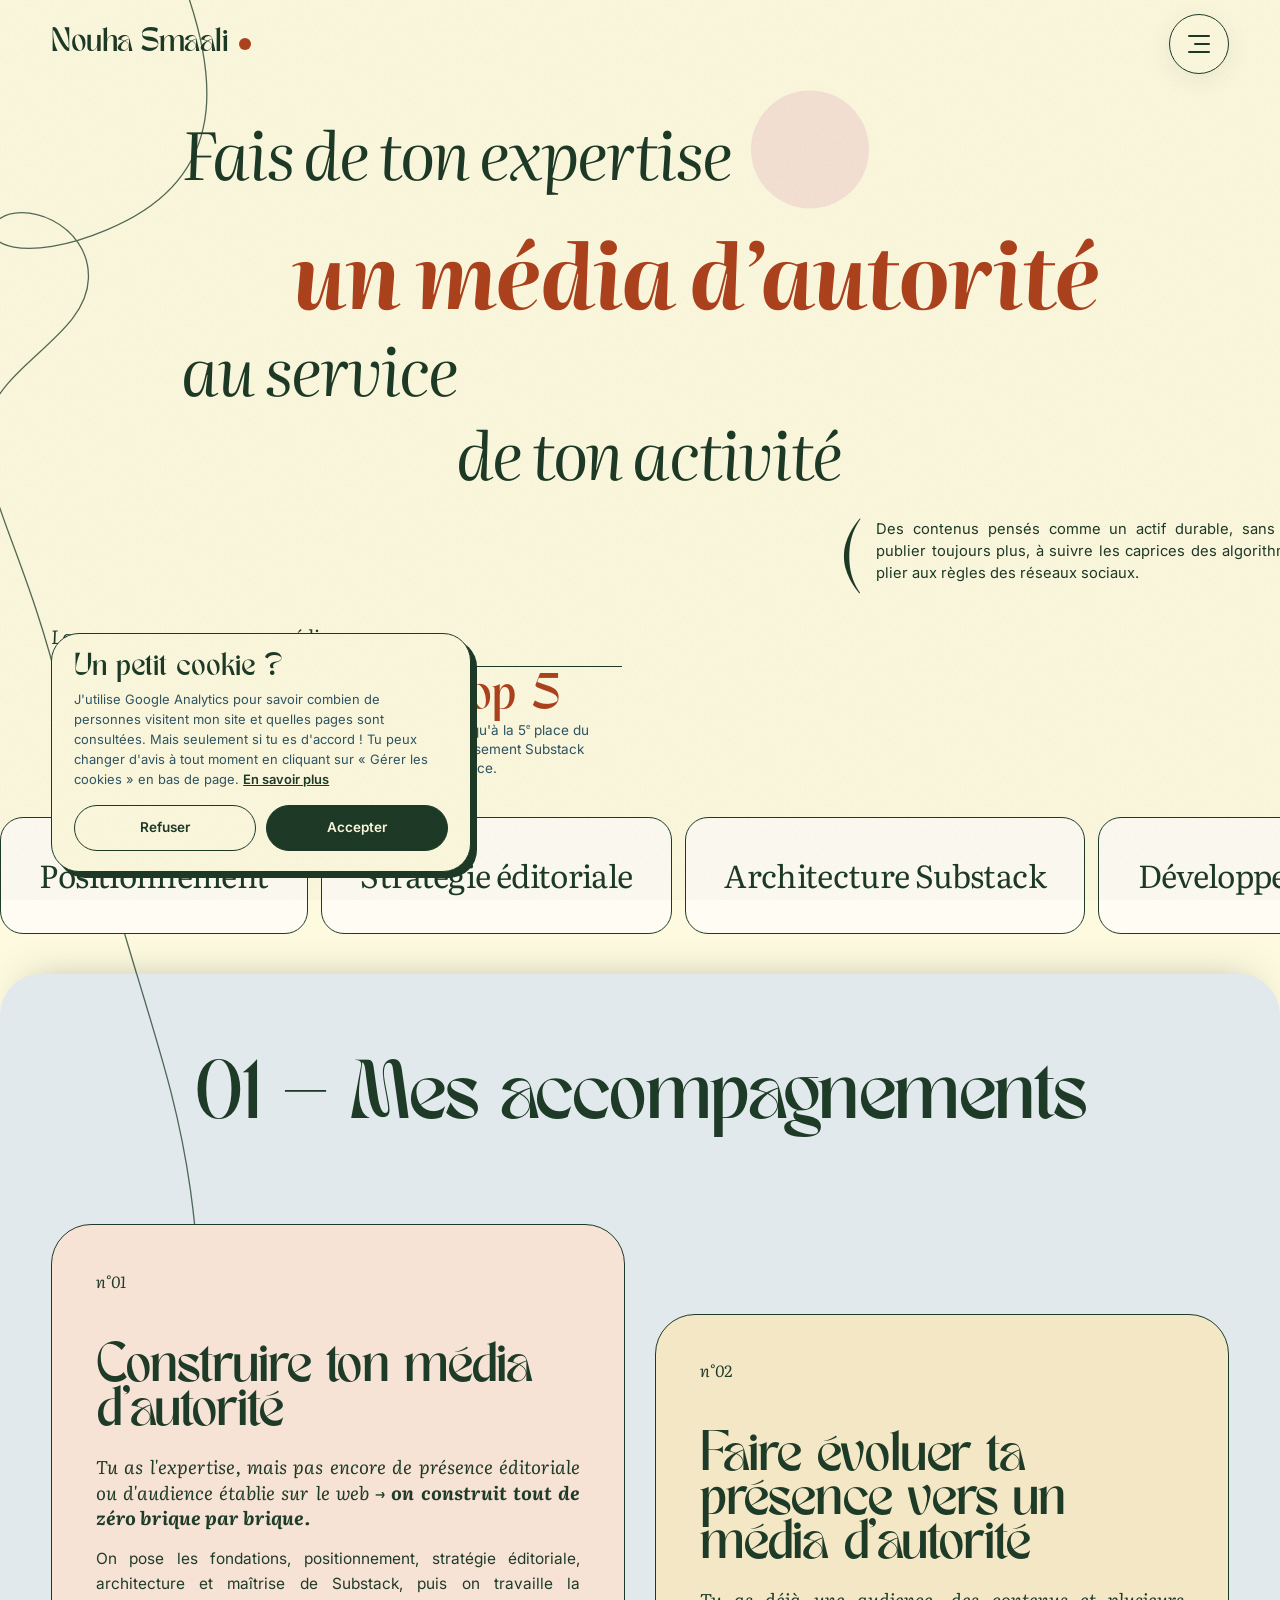
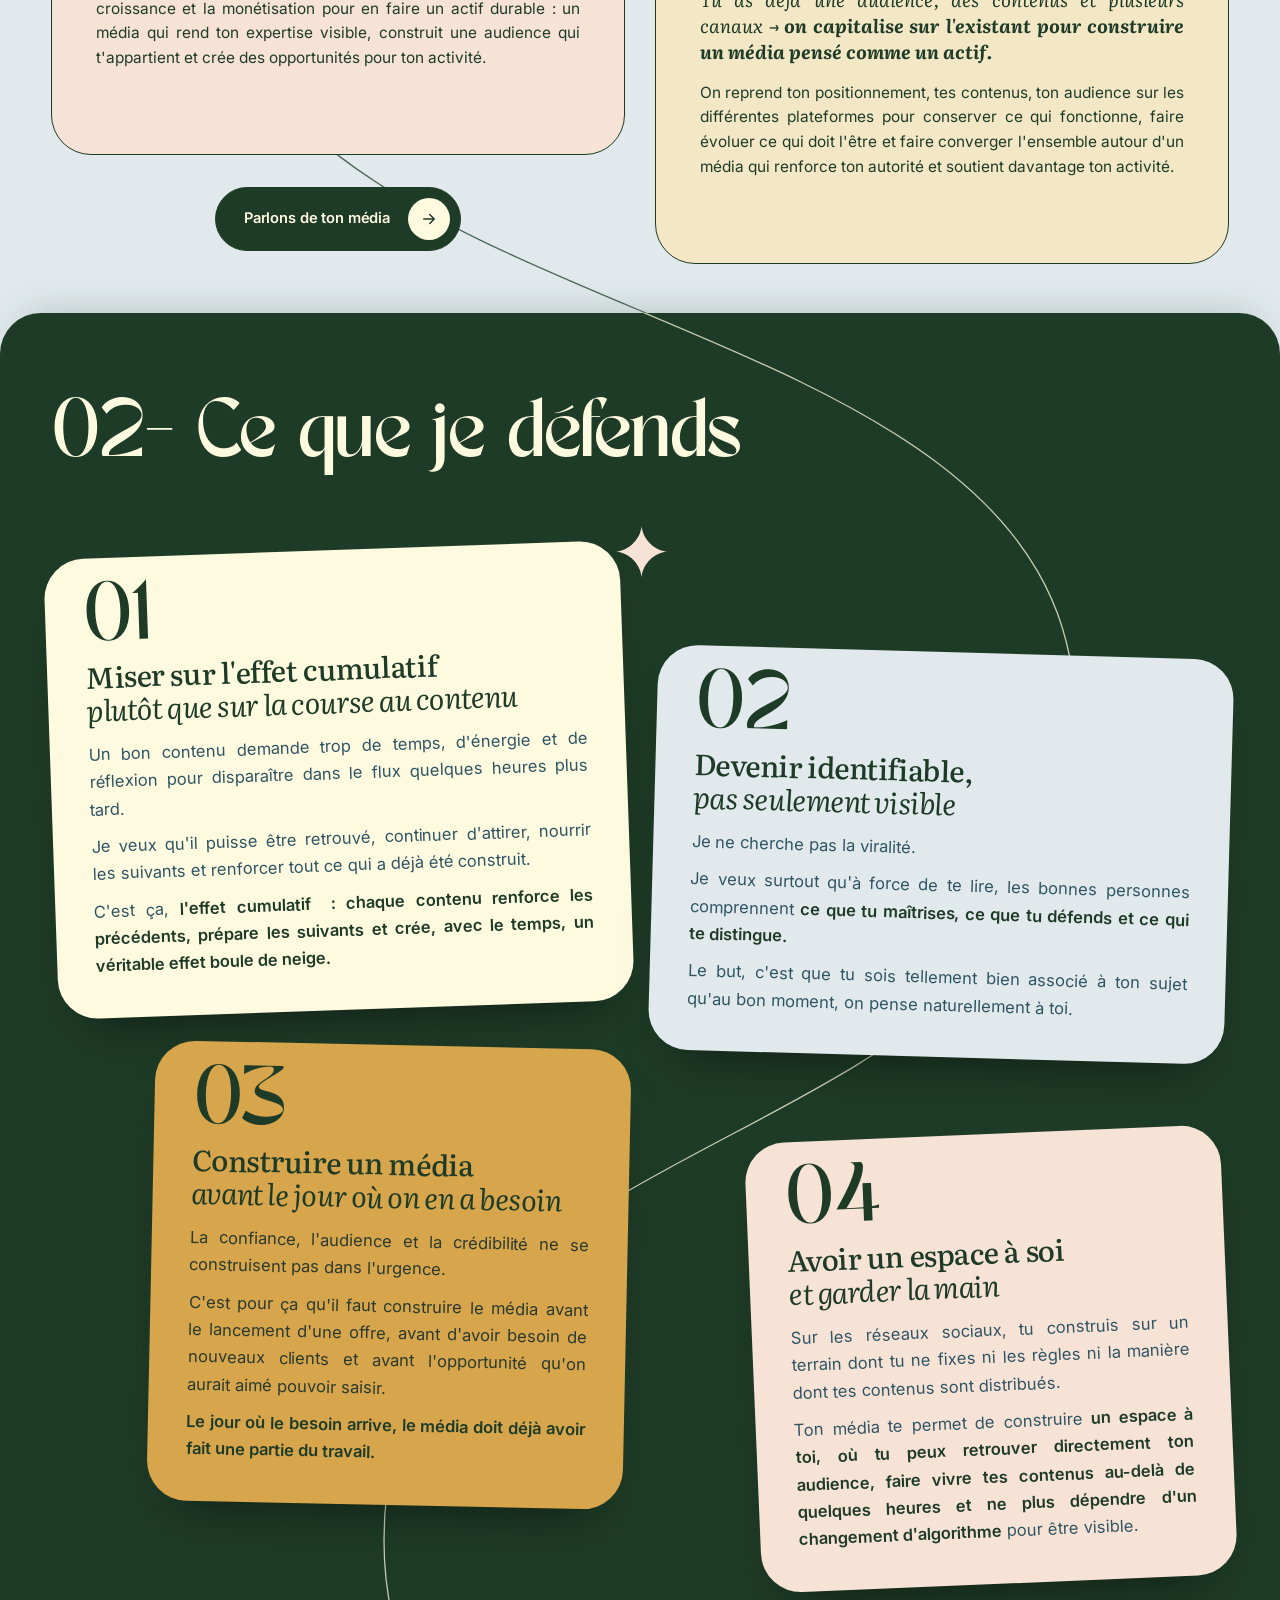
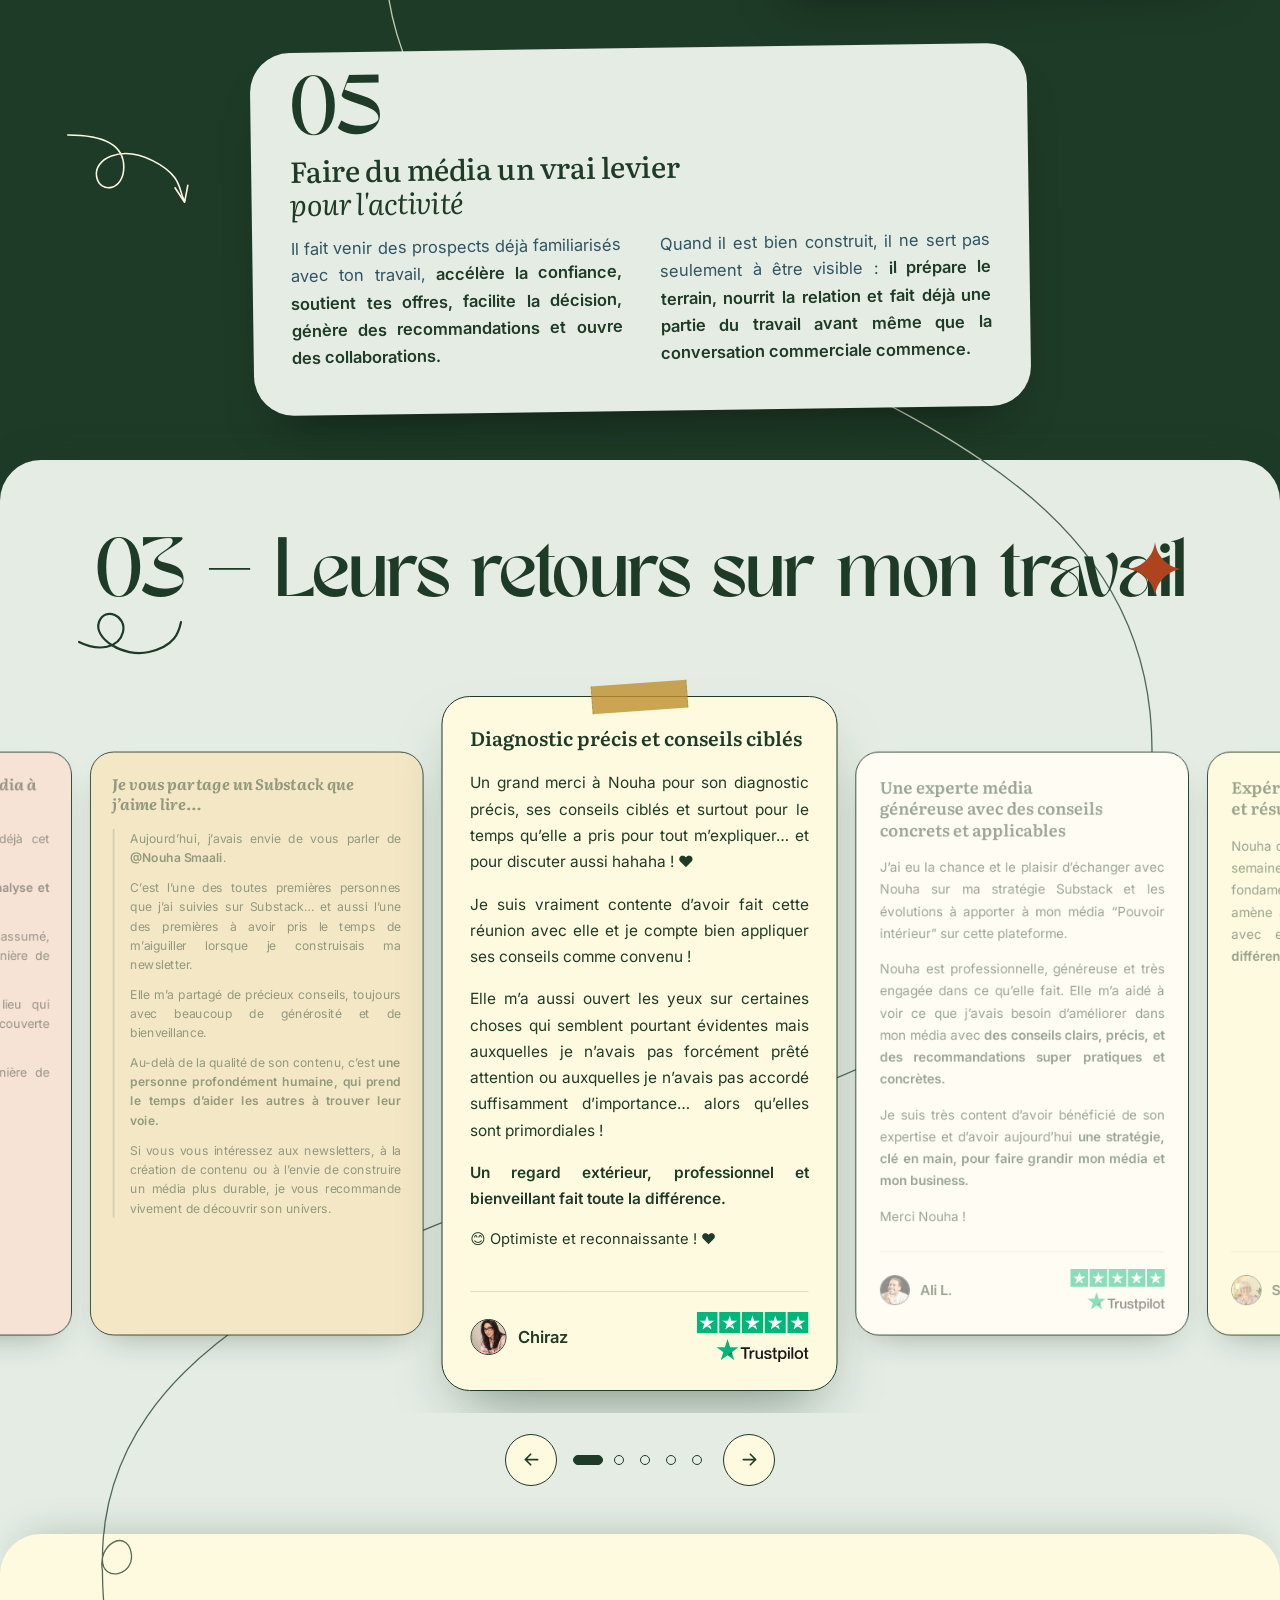
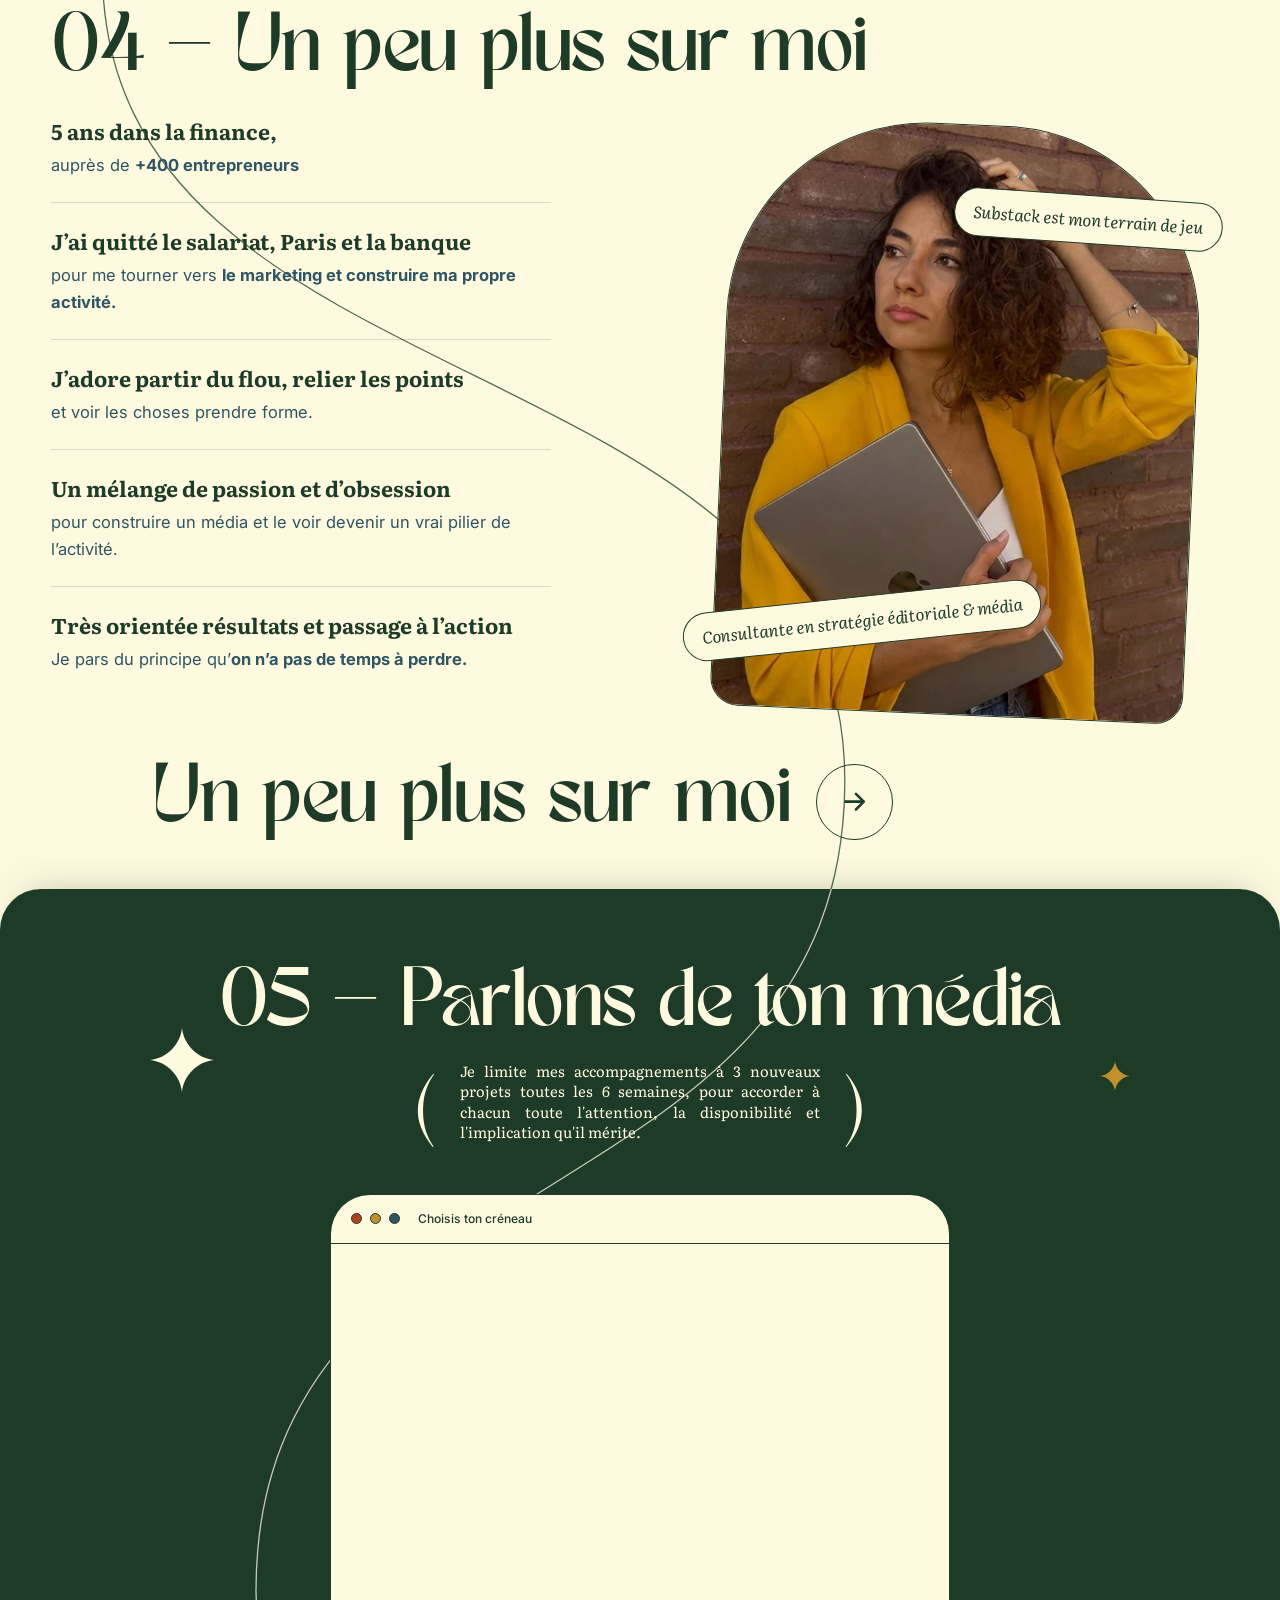
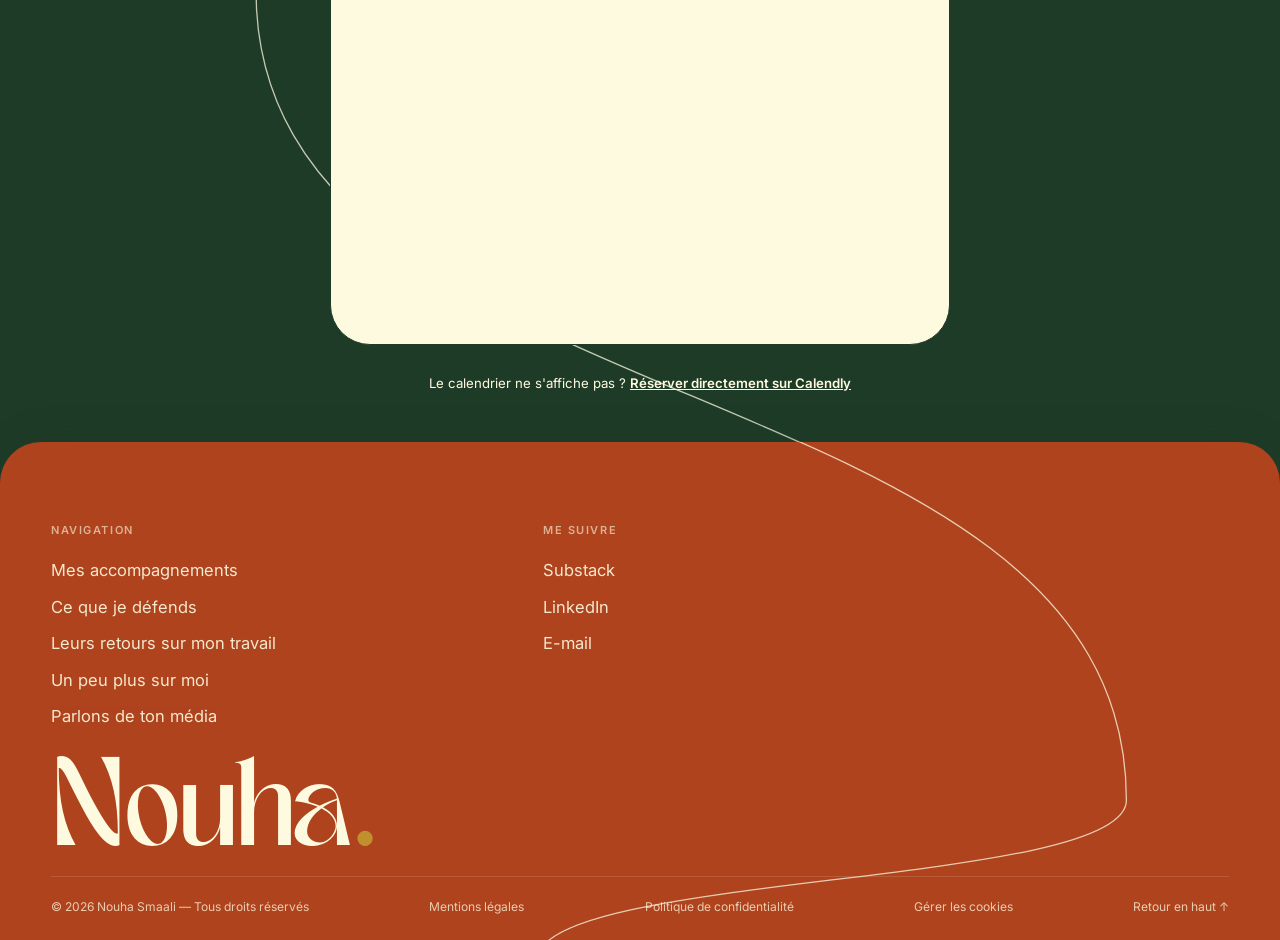
<file: index.html>
<!doctype html>
<html lang="fr">
<head>
  <meta charset="utf-8">
  <meta name="viewport" content="width=device-width, initial-scale=1">
  <title>Nouha Smaali — Fais de ta présence un média sur Substack</title>
  <meta name="description" content="J'accompagne les indépendants et dirigeants à construire ou transformer leur présence en un média sur Substack qui renforce leur visibilité, leur autorité et leur activité.">
  <link rel="canonical" href="https://nouhasmaali.com/">
  <meta property="og:title" content="Nouha Smaali — Strat&#233;gie &#233;ditoriale &amp; Substack">
  <meta property="og:description" content="Construire ou transformer ta pr&#233;sence en un m&#233;dia sur Substack qui renforce ta visibilit&#233;, ton autorit&#233; et ton activit&#233;.">
  <meta property="og:type" content="website">
  <meta property="og:site_name" content="Nouha Smaali">
  <meta property="og:locale" content="fr_FR">
  <meta property="og:url" content="https://nouhasmaali.com/">
  <meta property="og:image" content="https://nouhasmaali.com/assets/img/poster-2.webp">
  <meta property="og:image:type" content="image/webp">
  <meta property="og:image:width" content="1408">
  <meta property="og:image:height" content="736">
  <meta property="og:image:alt" content="Portrait de Nouha Smaali">
  <meta name="twitter:card" content="summary_large_image">
  <meta name="twitter:title" content="Nouha Smaali — Strat&#233;gie &#233;ditoriale &amp; Substack">
  <meta name="twitter:description" content="Construire ou transformer ta pr&#233;sence en un m&#233;dia sur Substack qui renforce ta visibilit&#233;, ton autorit&#233; et ton activit&#233;.">
  <meta name="twitter:image" content="https://nouhasmaali.com/assets/img/poster-2.webp">
  <meta name="twitter:image:alt" content="Portrait de Nouha Smaali">
  <meta name="theme-color" content="#fefae0">
  <link rel="icon" href="assets/img/favicon.png" type="image/png" sizes="64x64">
  <link rel="apple-touch-icon" href="assets/img/apple-touch-icon.png">
  <link rel="preconnect" href="https://fonts.googleapis.com">
  <link rel="preconnect" href="https://fonts.gstatic.com" crossorigin>
  <link rel="stylesheet" href="https://fonts.googleapis.com/css2?family=Inter:wght@400;500;600&family=Literata:ital,opsz,wght@0,7..72,400;0,7..72,500;1,7..72,400;1,7..72,500;1,7..72,700&display=swap">
  <link rel="preload" href="assets/fonts/tan-meringue.woff2" as="font" type="font/woff2" crossorigin>
  <link rel="stylesheet" href="assets/css/style.css">
  <link rel="preconnect" href="https://calendly.com">
</head>
<body id="top">
  <a class="skip-link" href="#contenu">Aller au contenu</a>

  <!-- ============ En-tête ============ -->
  <header class="site-header">
    <div class="container">
      <a class="logo" href="index.html" aria-label="Nouha Smaali — accueil">Nouha Smaali <span class="logo__dot" aria-hidden="true"></span></a>
    </div>
  </header>

  <button class="burger" type="button" aria-controls="menu" aria-expanded="false" aria-label="Ouvrir le menu">
    <span class="burger__lines" aria-hidden="true"><span></span><span></span><span></span></span>
  </button>

  <!-- ============ Menu plein écran ============ -->
  <div class="menu" id="menu" aria-hidden="true" inert>
    <div class="menu__inner">
      <nav class="menu__nav" aria-label="Menu principal">
        <ol class="menu__list">
          <li class="menu__item menu__item--1">
            <a class="menu__link" href="#accompagnements"><span class="menu__num">01</span><span class="menu__label">Mes accompagnements</span></a>
          </li>
          <li class="menu__item menu__item--2">
            <a class="menu__link" href="#vision"><span class="menu__num">02</span><span class="menu__label">Ce que je défends</span></a>
          </li>
          <li class="menu__item menu__item--3">
            <a class="menu__link" href="#retours"><span class="menu__num">03</span><span class="menu__label">Leurs retours sur mon travail</span></a>
          </li>
          <li class="menu__item menu__item--4">
            <a class="menu__link" href="a-propos.html"><span class="menu__num">04</span><span class="menu__label">Un peu plus sur moi</span></a>
          </li>
          <li class="menu__item menu__item--5">
            <a class="menu__link" href="#rendez-vous"><span class="menu__num">05</span><span class="menu__label">Parlons de ton média</span></a>
          </li>

        </ol>
      </nav>
      <aside class="menu__aside" aria-label="Contact">
        <img class="menu__photo" src="assets/img/menu-portrait.jpg" alt="Portrait de Nouha Smaali" width="280" height="280" loading="lazy">
        <ul class="socials socials--menu" aria-label="Réseaux">
          <li><a href="https://substack.com/@nouhasmaali" target="_blank" rel="noopener" aria-label="Substack"><svg viewBox="0 0 24 24" fill="currentColor" aria-hidden="true"><path d="M22.54 8.24H1.46V5.41h21.08v2.83zM1.46 10.81V24L12 18.11 22.54 24V10.81H1.46zM22.54 0H1.46v2.84h21.08V0z"/></svg></a></li>
          <li><a href="mailto:hello@nouhasmaali.com" aria-label="E-mail"><svg viewBox="0 0 24 24" fill="currentColor" aria-hidden="true"><path d="M2 6.6A2.6 2.6 0 0 1 4.6 4h14.8A2.6 2.6 0 0 1 22 6.6v.5l-10 6.3L2 7.1zM2 9.5v7.9A2.6 2.6 0 0 0 4.6 20h14.8a2.6 2.6 0 0 0 2.6-2.6V9.5l-10 6.3z"/></svg></a></li>
          <li><a href="https://www.linkedin.com/in/nouha-smaali/" target="_blank" rel="noopener" aria-label="LinkedIn"><svg viewBox="0 0 24 24" fill="currentColor" aria-hidden="true"><path d="M20.45 20.45h-3.55v-5.57c0-1.33-.03-3.04-1.85-3.04-1.85 0-2.14 1.45-2.14 2.94v5.67H9.35V9h3.41v1.56h.05c.48-.9 1.64-1.85 3.37-1.85 3.6 0 4.27 2.37 4.27 5.46v6.28zM5.34 7.43a2.06 2.06 0 1 1 0-4.13 2.06 2.06 0 0 1 0 4.13zM7.12 20.45H3.56V9h3.56v11.45zM22.23 0H1.77C.79 0 0 .77 0 1.73v20.54C0 23.23.79 24 1.77 24h20.45c.98 0 1.78-.77 1.78-1.73V1.73C24 .77 23.2 0 22.22 0z"/></svg></a></li>
        </ul>
      </aside>
    </div>
  </div>

  <main id="contenu">

    <!-- ============ Hero ============ -->
    <section class="hero hero2" aria-labelledby="hero-title">
      <div class="container">
        <div class="hero2__stage">
          <!-- Trait fin du hero (ligne d'origine, inspirée de la référence) -->
          <svg class="hero2__thread" id="hero-thread" viewBox="0 0 1000 1000" preserveAspectRatio="none" aria-hidden="true">
            <path vector-effect="non-scaling-stroke" d="M560 0C590 120 600 260 470 330C380 380 330 350 350 318C376 284 452 320 450 400C448 480 360 520 340 600C322 680 380 780 420 1000"/>
          </svg>
          <h1 class="hero2__title" id="hero-title">
            <span class="hero2__row hero2__row--1" data-reveal>
              <span class="hero2__lead">
                <span data-tw="deviens">Fais de ton expertise</span>
                <span class="hero2__avatar inline-photo--slideshow" aria-hidden="true">
                  <img src="assets/img/hero-avatar-1.jpg" alt="">
                  <img src="assets/img/hero-avatar-2.jpg" alt="">
                  <img src="assets/img/hero-avatar-3.jpg" alt="">
                </span>
              </span>
            </span>
            <span class="hero2__row hero2__row--2" data-reveal style="--delay:.08s"><span class="hero2__push"><span data-tw="evidence">un média d’autorité</span></span></span>
            <span class="hero2__row hero2__row--3" data-reveal style="--delay:.16s"><span data-tw="esprit">au service</span></span>
            <span class="hero2__row hero2__row--4" data-reveal style="--delay:.24s"><span data-tw="des">de ton activité</span></span>
          </h1>
          <p class="hero2__aside" data-reveal style="--delay:.32s">
            <span class="hero2__paren" aria-hidden="true">(</span>
            <span class="hero2__aside-text">Des contenus pensés comme un actif durable, sans t’épuiser à publier toujours plus, à suivre les caprices des algorithmes ou à te plier aux règles des réseaux sociaux.</span>
            <span class="hero2__paren" aria-hidden="true">)</span>
          </p>
        </div>

        <div class="hero2__bottom">
          
          <aside class="proof" data-reveal style="--delay:.1s" aria-labelledby="proof-title">
            <p class="proof__title" id="proof-title">La preuve par mon propre média</p>
            <ul class="proof__list">
              <li><span class="proof__fig">1&nbsp;600</span><span>De zéro à 1&nbsp;600 lecteurs en 6 mois.</span></li>
              <li><span class="proof__fig">3<sup>e</sup> mois</span><span>Monétisé dès le 3<sup>e</sup> mois.</span></li>
              <li><span class="proof__fig">Top&nbsp;5</span><span>Jusqu'à la 5<sup>e</sup> place du classement Substack France.</span></li>
            </ul>
          </aside>
        </div>
      </div>

      <!-- Bande éditoriale : sujets d'intervention -->
      <div class="ticker" role="region" aria-label="Mes sujets d'intervention">
        <div class="ticker__track">
          <ul class="ticker__list">
            <li>Positionnement</li>
            <li>Stratégie éditoriale</li>
            <li>Architecture Substack</li>
            <li>Développement de communauté</li>
            <li>Croissance Substack</li>
            <li>Distribution</li>
            <li>Monétisation</li>
          </ul>
          <ul class="ticker__list" aria-hidden="true">
            <li>Positionnement</li>
            <li>Stratégie éditoriale</li>
            <li>Architecture Substack</li>
            <li>Développement de communauté</li>
            <li>Croissance Substack</li>
            <li>Distribution</li>
            <li>Monétisation</li>
          </ul>
        </div>
      </div>
    </section>

    <!-- ============ Mes accompagnements ============ -->
    <section class="section" id="accompagnements" aria-labelledby="offers-title">
      <div class="container">
        <div class="offers-head">
          <div data-reveal>
            <h2 class="section-title " id="offers-title">01 — Mes accompagnements</h2>
          </div>
        </div>

        <div class="offers">
          <div class="offers__build-column">
            <article class="offer offer--build" data-reveal data-detail="accompagnement-construire.html">
              <a class="offer__details-link" href="accompagnement-construire.html" aria-label="Voir le détail de l'accompagnement Construire ton média"></a>
              <div class="offer__top">
                <span class="offer__num">n°01</span>
              </div>
              <h3 class="offer__title">Construire <em>ton</em> média d'autorité</h3>
              <p class="offer__lede">Tu as l'expertise, mais pas encore de présence éditoriale ou d'audience établie sur le web → <strong>on construit tout de zéro brique par brique.</strong></p>
              <p class="offer__promise">On pose les fondations, positionnement, stratégie éditoriale, architecture et maîtrise de Substack, puis on travaille la croissance et la monétisation pour en faire un actif durable&nbsp;: un média qui rend ton expertise visible, construit une audience qui t'appartient et crée des opportunités pour ton activité.</p>
              <div class="offer__bottom offer__bottom--cta">
                
              </div>
            </article>

            <div class="offers__cta" data-reveal>
              <a class="btn" href="#rendez-vous">Parlons de ton média
                <span class="btn__icon" aria-hidden="true"><svg viewBox="0 0 24 24" fill="none" stroke="currentColor" stroke-width="2" stroke-linecap="round" stroke-linejoin="round" aria-hidden="true"><path d="M5 12h14M13 6l6 6-6 6"/></svg></span>
              </a>
            </div>
          </div>

          <article class="offer offer--grow" data-reveal style="--delay:.1s" data-detail="accompagnement-transformer.html">
            <a class="offer__details-link" href="accompagnement-transformer.html" aria-label="Voir le détail de l'accompagnement Transformer ton média"></a>
            <div class="offer__top">
              <span class="offer__num">n°02</span>
            </div>
            <h3 class="offer__title">Faire évoluer <em>ta présence</em> vers un média d'autorité</h3>
            <p class="offer__lede">Tu as déjà une audience, des contenus et plusieurs canaux → <strong>on capitalise sur l'existant pour construire un média pensé comme un actif.</strong></p>
            <p class="offer__promise">On reprend ton positionnement, tes contenus, ton audience sur les différentes plateformes pour conserver ce qui fonctionne, faire évoluer ce qui doit l'être et faire converger l'ensemble autour d'un média qui renforce ton autorité et soutient davantage ton activité.</p>
            <div class="offer__bottom offer__bottom--cta">
              
            </div>
          </article>

        </div>
      </div>
    </section>

    <!-- ============ Ce que je défends ============ -->
    <section class="section vision" id="vision" aria-labelledby="vision-title">
      <div class="container">
        <header class="creed__head" data-reveal>
          
          <h2 class="section-title creed__heading" id="vision-title">02- Ce que je défends</h2>
        </header>
        <ol class="creed">
          <li class="creed__deco creed__deco--star" aria-hidden="true"><svg viewBox="0 0 24 24"><path d="M12 0c.6 6.2 5.8 11.4 12 12-6.2.6-11.4 5.8-12 12-.6-6.2-5.8-11.4-12-12C6.2 11.4 11.4 6.2 12 0z"/></svg></li>
          <li class="creed__deco creed__deco--loop" aria-hidden="true"><svg viewBox="0 0 160 110"><path d="M6 20c40 0 70 10 70 40s-30 34-34 12 30-40 70-20 32 40 40 50"/><path d="M140 86l12 18 4-21"/></svg></li>
          <li class="creed__item" data-reveal>
            <span class="creed__num" aria-hidden="true">01</span>
            <h3 class="creed__title">Miser sur l'effet cumulatif <em>plutôt que sur la course au contenu</em></h3>
            <div class="creed__text"><p>Un bon contenu demande trop de temps, d'énergie et de réflexion pour disparaître dans le flux quelques heures plus tard.</p><p>Je veux qu'il puisse être retrouvé, continuer d'attirer, nourrir les suivants et renforcer tout ce qui a déjà été construit.</p><p>C'est ça, <strong>l'effet cumulatif &nbsp;: chaque contenu renforce les précédents, prépare les suivants et crée, avec le temps, un véritable effet boule de neige.</strong></p></div>
          </li>
          <li class="creed__item" data-reveal>
            <span class="creed__num" aria-hidden="true">02</span>
            <h3 class="creed__title">Devenir identifiable, <em>pas seulement visible</em></h3>
            <div class="creed__text"><p>Je ne cherche pas la viralité.</p><p>Je veux surtout qu'à force de te lire, les bonnes personnes comprennent <strong>ce que tu maîtrises, ce que tu défends et ce qui te distingue.</strong></p><p>Le but, c'est que tu sois tellement bien associé à ton sujet qu'au bon moment, on pense naturellement à toi.</p></div>
          </li>
          <li class="creed__item" data-reveal>
            <span class="creed__num" aria-hidden="true">03</span>
            <h3 class="creed__title">Construire un média 
              <em>avant le jour où on en a besoin</em>
            </h3>
            <div class="creed__text"><p>La confiance, l'audience et la crédibilité ne se construisent pas dans l'urgence.</p><p>C'est pour ça qu'il faut construire le média avant le lancement d'une offre, avant d'avoir besoin de nouveaux clients et avant l'opportunité qu'on aurait aimé pouvoir saisir.</p><p><strong>Le jour où le besoin arrive, le média doit déjà avoir fait une partie du travail.</strong></p></div>
          </li>
          <li class="creed__item" data-reveal>
            <span class="creed__num" aria-hidden="true">04</span>
            <h3 class="creed__title">Avoir un espace à soi <em>et garder la main</em></h3>
            <div class="creed__text"><p> Sur les réseaux sociaux, tu construis sur un terrain dont tu ne fixes ni les règles ni la manière dont tes contenus sont distribués.</p> <p> Ton média te permet de construire <strong>un espace à toi, où tu peux retrouver directement ton audience, faire vivre tes contenus au-delà de quelques heures et ne plus dépendre d'un changement d'algorithme</strong> pour être visible.</p></div>
          </li>
          <li class="creed__item" data-reveal>
            <span class="creed__num" aria-hidden="true">05</span>
            <h3 class="creed__title">Faire du média un vrai levier <em>pour l'activité</em></h3>
            <div class="creed__text"><p>Il fait venir des prospects déjà familiarisés avec ton travail, <strong>accélère la confiance, soutient tes offres, facilite la décision, génère des recommandations et ouvre des collaborations.</strong></p><p>Quand il est bien construit, il ne sert pas seulement à être visible&nbsp;: <strong>il prépare le terrain, nourrit la relation et fait déjà une partie du travail avant même que la conversation commerciale commence.</strong></p></div>
          </li>
        </ol>
      </div>
    </section>

    <!-- ============ Témoignages ============ -->
    <section class="section voices" id="retours" aria-labelledby="voices-title">
      <div class="container">
        <div class="voices__wall">

          <div class="voices__title" data-reveal>
            <svg class="doodle star float" viewBox="0 0 24 24" aria-hidden="true"><path d="M12 0c.6 6.2 5.8 11.4 12 12-6.2.6-11.4 5.8-12 12-.6-6.2-5.8-11.4-12-12C6.2 11.4 11.4 6.2 12 0z"/></svg>
            <h2 class="section-title" id="voices-title">03 — Leurs retours sur mon travail</h2>
            <svg class="doodle loop" viewBox="0 0 110 70" aria-hidden="true"><path pathLength="1" d="M4 40c20 10 40 6 44-10S30 4 24 20s24 36 50 30 30-20 32-30"/></svg>
          </div>

          <div class="carousel" data-carousel data-reveal role="region" aria-roledescription="carrousel" aria-label="Avis sur mon travail">
            <div class="carousel__viewport">
              <div class="carousel__track">
                <div class="carousel__slide" role="group" aria-roledescription="avis" aria-label="1 sur 5">
                  <figure class="v-obj testimonial testimonial--diagnostic tape">
                    <h3 class="testimonial__title">Diagnostic précis et conseils ciblés</h3>
                    <blockquote class="testimonial__quote">
                      <p>Un grand merci à Nouha pour son diagnostic précis, ses conseils ciblés et surtout pour le temps qu’elle a pris pour tout m’expliquer… et pour discuter aussi hahaha ! ❤️</p>
                      <p>Je suis vraiment contente d’avoir fait cette réunion avec elle et je compte bien appliquer ses conseils comme convenu !</p>
                      <p>Elle m’a aussi ouvert les yeux sur certaines choses qui semblent pourtant évidentes mais auxquelles je n’avais pas forcément prêté attention ou auxquelles je n’avais pas accordé suffisamment d’importance… alors qu’elles sont primordiales !</p>
                      <p><strong>Un regard extérieur, professionnel et bienveillant fait toute la différence.</strong></p>
                      <p class="testimonial__aside">😊 Optimiste et reconnaissante ! ❤️</p>
                    </blockquote>
                    <figcaption class="testimonial__author"><span class="avatar avatar--blush" aria-hidden="true">C<img data-avatar-photo src="assets/img/chiraz.jpg" alt="" width="36" height="36" loading="lazy"></span><span>Chiraz</span><span class="testimonial__trustpilot"><img class="testimonial__stars" src="assets/img/trustpilot-stars-5.svg" alt="5 étoiles sur 5" width="112" height="21" loading="lazy" decoding="async"><img class="testimonial__brand" src="assets/img/trustpilot-logo.svg" alt="Trustpilot" width="92" height="23" loading="lazy" decoding="async"></span></figcaption>
                  </figure>
                </div>
                <div class="carousel__slide" role="group" aria-roledescription="avis" aria-label="2 sur 5">
                  <figure class="v-obj testimonial testimonial--strategy">
                    <h3 class="testimonial__title">Une experte média généreuse avec des conseils concrets et applicables</h3>
                    <blockquote class="testimonial__quote">
                      <p>J’ai eu la chance et le plaisir d’échanger avec Nouha sur ma stratégie Substack et les évolutions à apporter à mon média “Pouvoir intérieur” sur cette plateforme.</p>
                      <p>Nouha est professionnelle, généreuse et très engagée dans ce qu’elle fait. Elle m’a aidé à voir ce que j’avais besoin d’améliorer dans mon média avec <strong>des conseils clairs, précis, et des recommandations super pratiques et concrètes.</strong></p>
                      <p>Je suis très content d’avoir bénéficié de son expertise et d’avoir aujourd’hui <strong>une stratégie, clé en main, pour faire grandir mon média et mon business.</strong></p>
                      <p>Merci Nouha !</p>
                    </blockquote>
                    <figcaption class="testimonial__author"><span class="avatar avatar--sage" aria-hidden="true">AL<img data-avatar-photo src="assets/img/ali-labbabi.jpg" alt="" width="36" height="36" loading="lazy"></span><span>Ali L.</span><span class="testimonial__trustpilot"><img class="testimonial__stars" src="assets/img/trustpilot-stars-5.svg" alt="5 étoiles sur 5" width="112" height="21" loading="lazy" decoding="async"><img class="testimonial__brand" src="assets/img/trustpilot-logo.svg" alt="Trustpilot" width="92" height="23" loading="lazy" decoding="async"></span></figcaption>
                  </figure>
                </div>
                <div class="carousel__slide" role="group" aria-roledescription="avis" aria-label="3 sur 5">
                  <figure class="v-obj testimonial testimonial--journey tape">
                    <h3 class="testimonial__title">Expérience apprenante et résultats probants</h3>
                    <blockquote class="testimonial__quote">
                      <p>Nouha crée un cheminement tout au long de 6 semaines qui nous amène à revisiter les fondamentaux de notre média. Elle nous amène à co-construire notre positionnement avec elle et surtout à <strong>confirmer notre différence, notre unicité.</strong></p>
                    </blockquote>
                    <figcaption class="testimonial__author"><span class="avatar avatar--butter" aria-hidden="true">ST<img data-avatar-photo src="assets/img/sophie-trentesaux.jpg" alt="" width="36" height="36" loading="lazy"></span><span>Sophie T.</span><span class="testimonial__trustpilot"><img class="testimonial__stars" src="assets/img/trustpilot-stars-5.svg" alt="5 étoiles sur 5" width="112" height="21" loading="lazy" decoding="async"><img class="testimonial__brand" src="assets/img/trustpilot-logo.svg" alt="Trustpilot" width="92" height="23" loading="lazy" decoding="async"></span></figcaption>
                  </figure>
                </div>
                <div class="carousel__slide" role="group" aria-roledescription="avis" aria-label="4 sur 5">
                  <article class="v-obj reader-comment reader-comment--favorite" aria-labelledby="reader-favorite-title">
                    <h3 class="reader-comment__title" id="reader-favorite-title">Coup de cœur : <em>L’Espace “Le Média à Soi” de Nouha Smaali</em></h3>
                    <blockquote class="reader-comment__quote">
                      <p>La majorité connait probablement déjà cet espace.</p>
                      <p><strong>Intelligence, générosité, sens de l’analyse et efficacité</strong> sont les grandes qualités.</p>
                      <p>Nouha incarne un leadership féminin assumé, une grande générosité dans sa manière de transmettre et un excellent mindset.</p>
                      <p>Cet espace est bien plus qu’un lieu qui accompagne les créateurs dans la découverte de l’écosystème de Substack.</p>
                      <p>C’est un état d’esprit et d’une manière de travailler que j’apprécie énormément.</p>
                    </blockquote>
                  </article>
                </div>
                <div class="carousel__slide" role="group" aria-roledescription="avis" aria-label="5 sur 5">
                  <article class="v-obj reader-comment reader-comment--recommendation" aria-labelledby="reader-recommendation-title">
                    <h3 class="reader-comment__title" id="reader-recommendation-title"><em>Je vous partage un Substack que j’aime lire…</em></h3>
                    <blockquote class="reader-comment__quote">
                      <p>Aujourd’hui, j’avais envie de vous parler de <strong>@Nouha Smaali</strong>.</p>
                      <p>C’est l’une des toutes premières personnes que j’ai suivies sur Substack… et aussi l’une des premières à avoir pris le temps de m’aiguiller lorsque je construisais ma newsletter.</p>
                      <p>Elle m’a partagé de précieux conseils, toujours avec beaucoup de générosité et de bienveillance.</p>
                      <p>Au-delà de la qualité de son contenu, c’est <strong>une personne profondément humaine, qui prend le temps d’aider les autres à trouver leur voie.</strong></p>
                      <p>Si vous vous intéressez aux newsletters, à la création de contenu ou à l’envie de construire un média plus durable, je vous recommande vivement de découvrir son univers.</p>
                    </blockquote>
                  </article>
                </div>
              </div>
            </div>
            <div class="carousel__controls" hidden>
              <button class="carousel__btn carousel__btn--prev" type="button" aria-label="Avis précédent"><svg viewBox="0 0 24 24" fill="none" stroke="currentColor" stroke-width="2" stroke-linecap="round" stroke-linejoin="round" aria-hidden="true"><path d="M19 12H5M11 6l-6 6 6 6"/></svg></button>
              <div class="carousel__dots" role="group" aria-label="Choisir un avis"></div>
              <button class="carousel__btn carousel__btn--next" type="button" aria-label="Avis suivant"><svg viewBox="0 0 24 24" fill="none" stroke="currentColor" stroke-width="2" stroke-linecap="round" stroke-linejoin="round" aria-hidden="true"><path d="M5 12h14M13 6l6 6-6 6"/></svg></button>
            </div>
          </div>

        </div>
      </div>
    </section>

    <!-- ============ Un peu plus sur moi ============ -->
    <section class="section" id="moi" aria-labelledby="about-title">
      <div class="container">
        <div class="about">
          <h2 class="section-title about__title" id="about-title" data-reveal>
            <span class="line">04 — Un peu plus sur moi</span>
          </h2>

          <div class="about__photo" data-reveal style="--delay:.15s">
            <div class="about__frame"><img src="assets/img/poster-2.webp" alt="Portrait de Nouha Smaali" width="1408" height="736" loading="lazy" decoding="async"></div>
            <span class="about__label">Consultante en stratégie éditoriale &amp; média</span>
            <span class="about__label about__label--secondary">Substack est mon terrain de jeu</span>
          </div>

          <div class="about__text" data-reveal style="--delay:.1s">
            <ul class="about__highlights" role="list" aria-label="Mon parcours et ma manière de travailler">
              <li>
                <strong>5 ans dans la finance,</strong>
                <span>auprès de <strong>+400 entrepreneurs</strong></span>
              </li>
              <li>
                <strong>J’ai quitté le salariat, Paris et la banque</strong>
                <span>pour me tourner vers <strong>le marketing et construire ma propre activité.</strong></span>
              </li>
              <li>
                <strong>J’adore partir du flou, relier les points</strong>
                <span>et voir les choses prendre forme.</span>
              </li>
              <li>
                <strong>Un mélange de passion et d’obsession</strong>
                <span>pour construire un média et le voir devenir un vrai pilier de l’activité.</span>
              </li>
              <li>
                <strong>Très orientée résultats et passage à l’action</strong>
                <span>Je pars du principe qu’<strong>on n’a pas de temps à perdre.</strong></span>
              </li>
            </ul>
          </div>

          <div class="about__cta" data-reveal>
            <a class="big-link" href="a-propos.html">Un peu plus sur moi
              <span class="big-link__arrow" aria-hidden="true"><svg viewBox="0 0 24 24" fill="none" stroke="currentColor" stroke-width="2" stroke-linecap="round" stroke-linejoin="round"><path d="M5 12h14M13 6l6 6-6 6"/></svg></span>
            </a>
          </div>
        </div>
      </div>
    </section>

    <!-- ============ Rendez-vous (Calendly intégré) ============ -->
    <section class="section booking" id="rendez-vous" aria-labelledby="booking-title">
      <div class="container">
        <div class="booking__head" data-reveal>
          <svg class="doodle star-a float" viewBox="0 0 24 24" aria-hidden="true"><path d="M12 0c.6 6.2 5.8 11.4 12 12-6.2.6-11.4 5.8-12 12-.6-6.2-5.8-11.4-12-12C6.2 11.4 11.4 6.2 12 0z"/></svg>
          <svg class="doodle star-b" viewBox="0 0 24 24" aria-hidden="true"><path d="M12 0c.6 6.2 5.8 11.4 12 12-6.2.6-11.4 5.8-12 12-.6-6.2-5.8-11.4-12-12C6.2 11.4 11.4 6.2 12 0z"/></svg>
          <h2 class="section-title booking__title" id="booking-title">05 — Parlons de ton média</h2>
          <p class="booking__sub"><span class="booking__paren" aria-hidden="true">(</span><span> Je limite mes accompagnements à 3 nouveaux projets toutes les 6 semaines, pour accorder à chacun toute l'attention, la disponibilité et l'implication qu'il mérite.</span><span class="booking__paren" aria-hidden="true">)</span></p>
          
        </div>

        <div class="calendly-shell" data-reveal>
          <div class="calendly-shell__bar" aria-hidden="true"><i></i><i></i><i></i><span>Choisis ton créneau</span></div>
          <div class="calendly-inline-widget"
               data-url="https://calendly.com/nouhasmaali/nouvelle-reunion?background_color=fefae0&amp;text_color=1e3b27&amp;primary_color=ae431e">
            <div class="calendly-placeholder">
              <span class="loader" aria-hidden="true"></span>
              <p>Chargement du calendrier…</p>
            </div>
          </div>
        </div>
        <p class="booking__fallback">Le calendrier ne s'affiche pas&nbsp;? <a href="https://calendly.com/nouhasmaali/nouvelle-reunion" target="_blank" rel="noopener">Réserver directement sur Calendly</a></p>
      </div>
    </section>
  </main>

  <!-- ============ Pied de page ============ -->
  <footer class="site-footer">
    <div class="container">
      <div class="footer__grid">
        <div class="footer__col">
          <h2>Navigation</h2>
          <ul>
            <li><a href="#accompagnements">Mes accompagnements</a></li>
            <li><a href="#vision">Ce que je défends</a></li>
            <li><a href="#retours">Leurs retours sur mon travail</a></li>
            <li><a href="a-propos.html">Un peu plus sur moi</a></li>
            <li><a href="#rendez-vous">Parlons de ton média</a></li>
          </ul>
        </div>
        <div class="footer__col">
          <h2>Me suivre</h2>
          <ul>
            <li><a href="https://substack.com/@nouhasmaali" target="_blank" rel="noopener">Substack</a></li>
            <li><a href="https://www.linkedin.com/in/nouha-smaali/" target="_blank" rel="noopener">LinkedIn</a></li>
            <li><a href="mailto:hello@nouhasmaali.com">E-mail</a></li>
          </ul>
        </div>
      </div>
      <p class="footer__word" aria-hidden="true">Nouha<span>.</span></p>
      <div class="footer__bottom">
        <span>© <span data-year>2026</span> Nouha Smaali — Tous droits réservés</span>
        <a href="mentions-legales.html">Mentions légales</a>
        <a href="politique-confidentialite.html">Politique de confidentialité</a>
        <button type="button" class="footer__cookies" data-cookie-settings>Gérer les cookies</button>
        <a href="#top">Retour en haut ↑</a>
      </div>
    </div>
  </footer>

  <script src="assets/js/consent.js" defer></script>
  <script src="assets/js/main.js" defer></script>
</body>
</html>
</file>
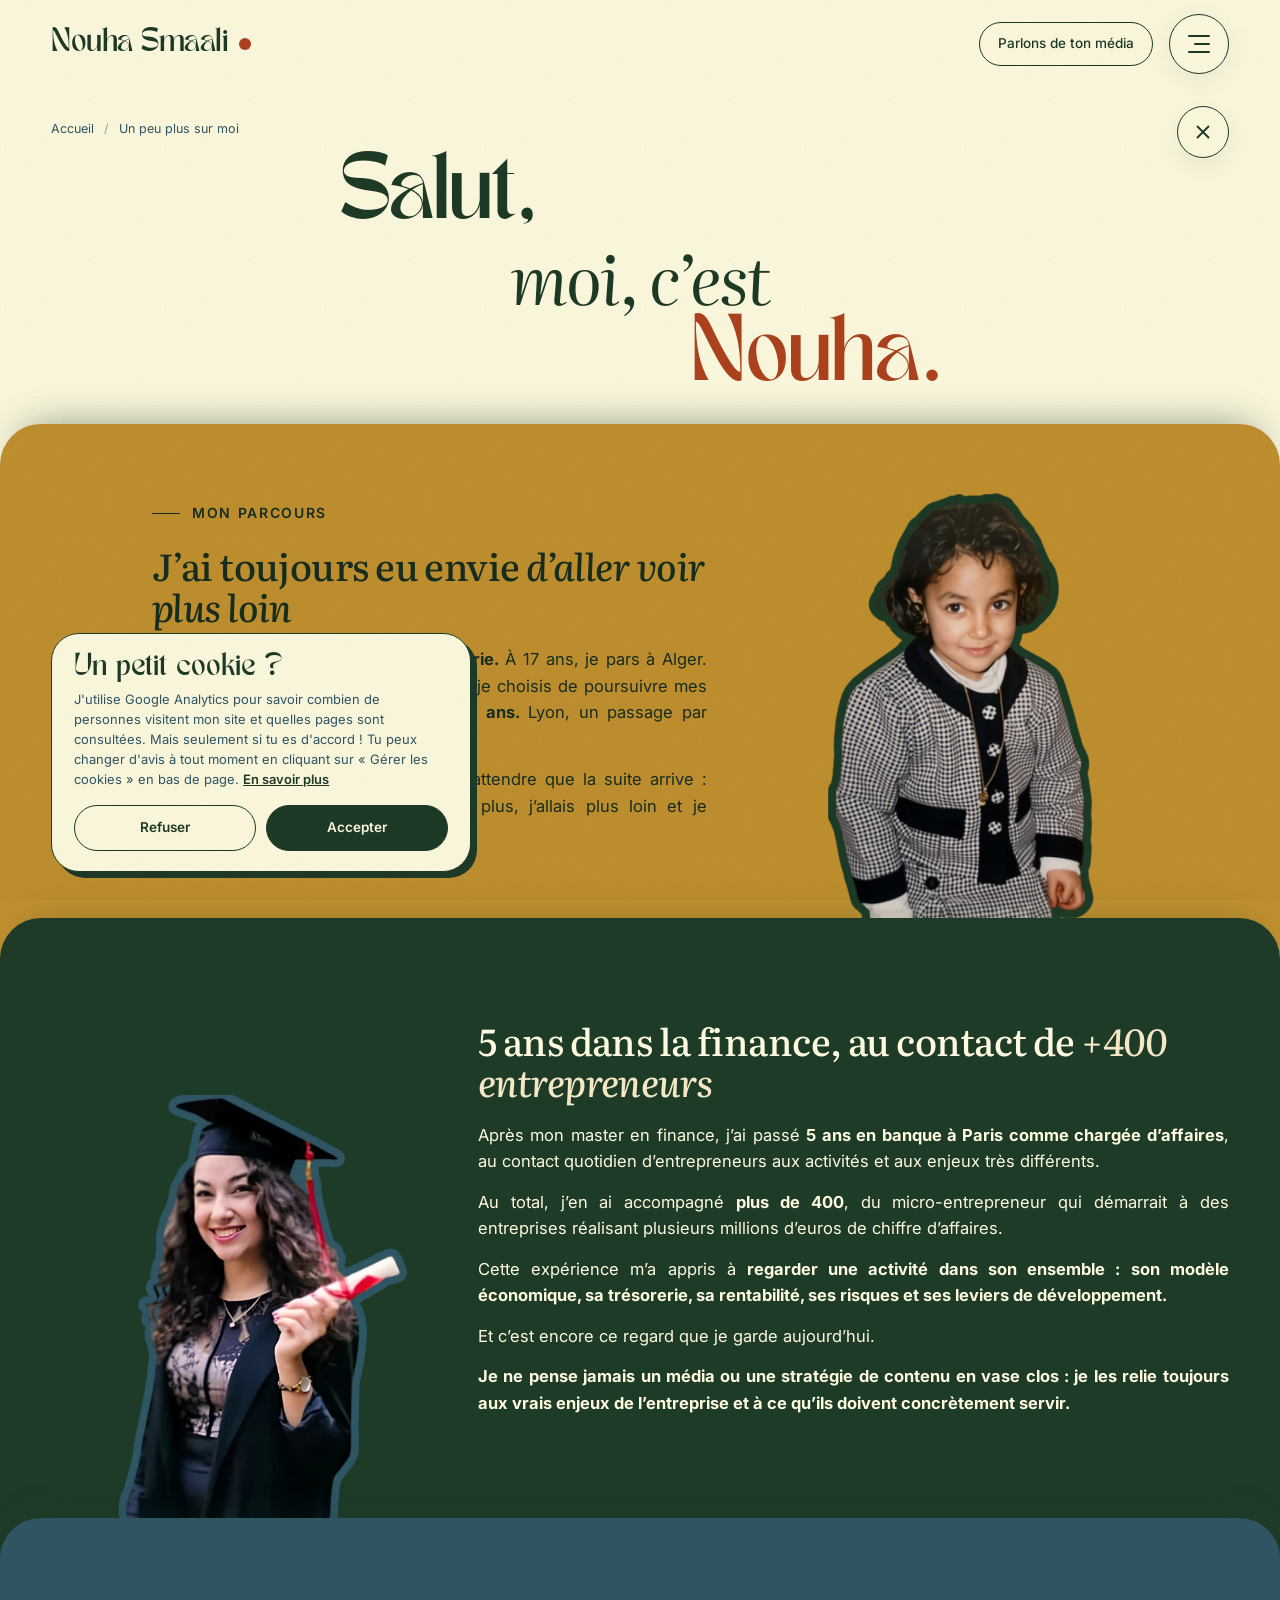
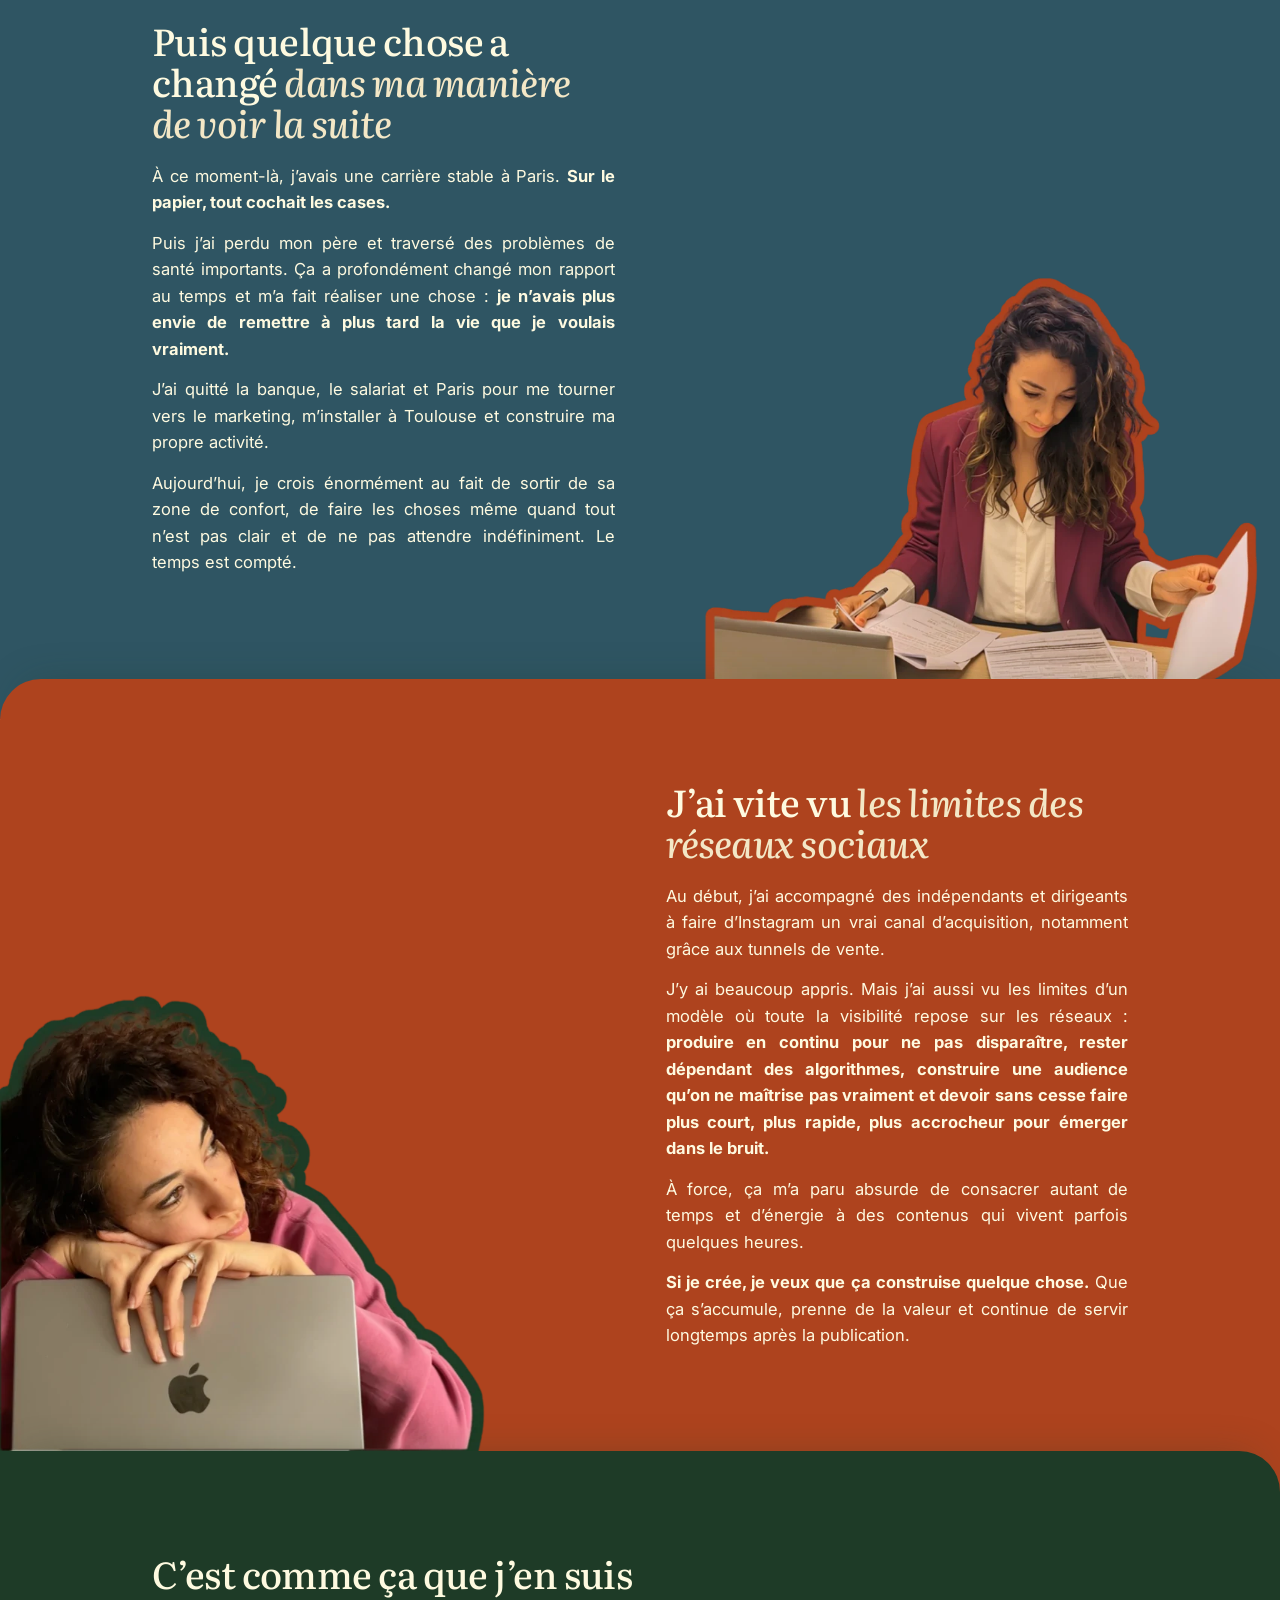
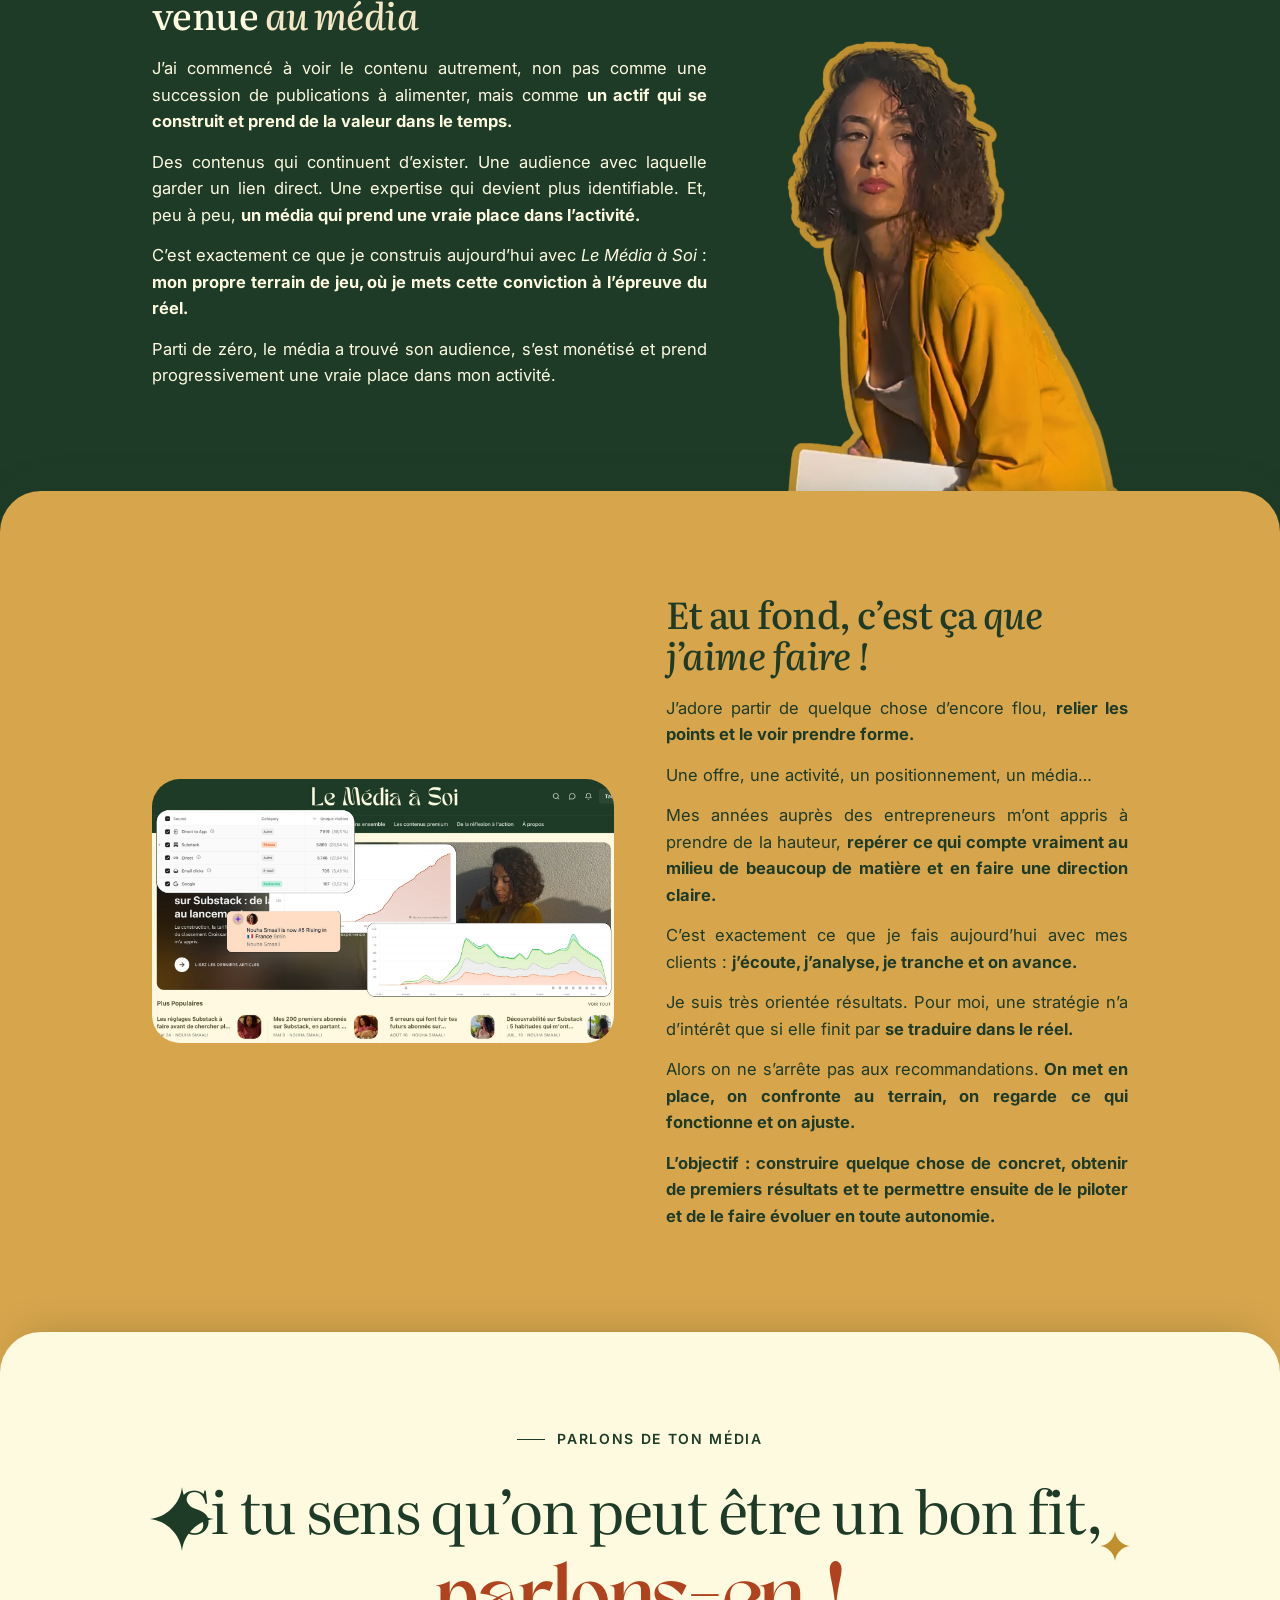
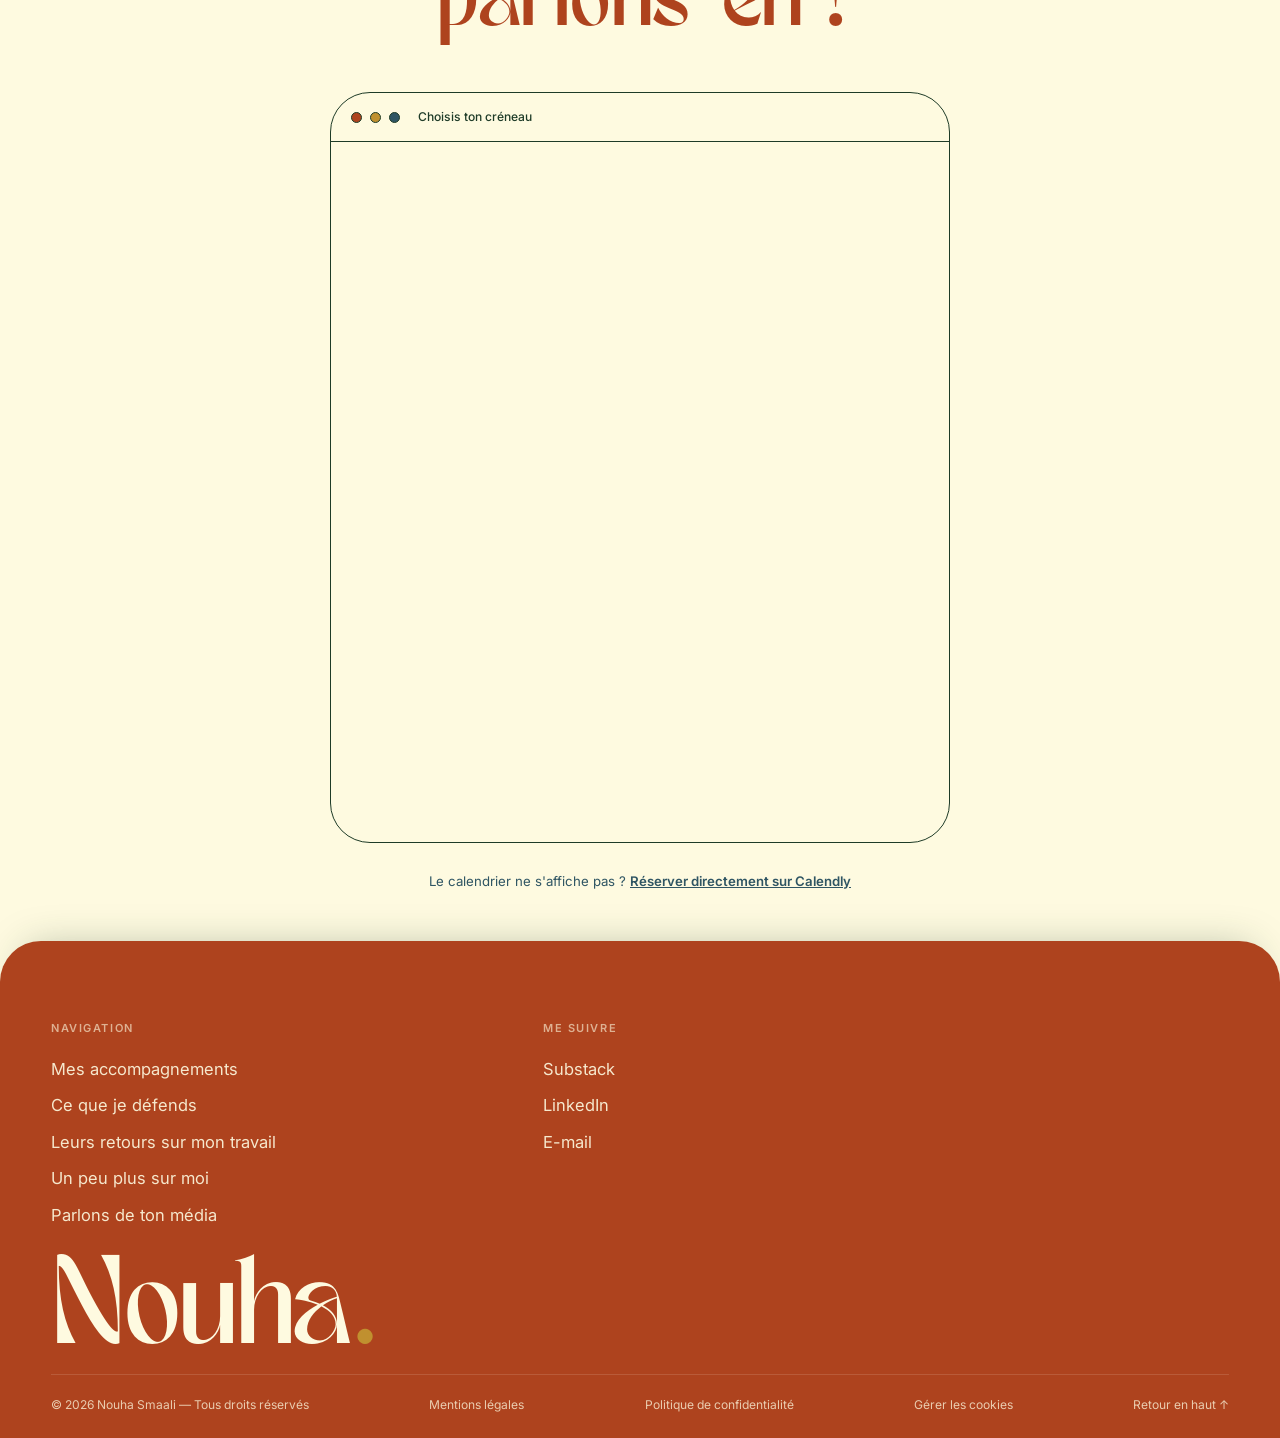
<file: a-propos.html>
<!doctype html>
<html lang="fr">
<head>
  <meta charset="utf-8">
  <meta name="viewport" content="width=device-width, initial-scale=1">
  <title>Un peu plus sur moi — Nouha Smaali</title>
  <meta name="description" content="Salut, moi c’est Nouha. De 5 ans en banque auprès de plus de 400 entrepreneurs au marketing et à la création du Média à Soi : découvre mon parcours et ma manière de travailler.">
  <link rel="canonical" href="https://nouhasmaali.com/a-propos.html">
  <meta property="og:title" content="Un peu plus sur moi — Nouha Smaali">
  <meta property="og:description" content="Salut, moi c’est Nouha. De 5 ans en banque aupr&#232;s de plus de 400 entrepreneurs au marketing et &#224; la cr&#233;ation du M&#233;dia &#224; Soi : d&#233;couvre mon parcours et ma mani&#232;re de travailler.">
  <meta property="og:type" content="website">
  <meta property="og:site_name" content="Nouha Smaali">
  <meta property="og:locale" content="fr_FR">
  <meta property="og:url" content="https://nouhasmaali.com/a-propos.html">
  <meta property="og:image" content="https://nouhasmaali.com/assets/img/poster-2.webp">
  <meta property="og:image:type" content="image/webp">
  <meta property="og:image:width" content="1408">
  <meta property="og:image:height" content="736">
  <meta property="og:image:alt" content="Portrait de Nouha Smaali">
  <meta name="twitter:card" content="summary_large_image">
  <meta name="twitter:title" content="Un peu plus sur moi — Nouha Smaali">
  <meta name="twitter:description" content="Salut, moi c’est Nouha. De 5 ans en banque aupr&#232;s de plus de 400 entrepreneurs au marketing et &#224; la cr&#233;ation du M&#233;dia &#224; Soi : d&#233;couvre mon parcours et ma mani&#232;re de travailler.">
  <meta name="twitter:image" content="https://nouhasmaali.com/assets/img/poster-2.webp">
  <meta name="twitter:image:alt" content="Portrait de Nouha Smaali">
  <meta name="theme-color" content="#fefae0">
  <link rel="icon" href="assets/img/favicon.png" type="image/png" sizes="64x64">
  <link rel="apple-touch-icon" href="assets/img/apple-touch-icon.png">

  <link rel="preconnect" href="https://fonts.googleapis.com">
  <link rel="preconnect" href="https://fonts.gstatic.com" crossorigin>
  <link rel="stylesheet" href="https://fonts.googleapis.com/css2?family=Inter:wght@400;500;600&family=Literata:ital,opsz,wght@0,7..72,400;0,7..72,500;1,7..72,400;1,7..72,500;1,7..72,700&display=swap">
  <link rel="preload" href="assets/fonts/tan-meringue.woff2" as="font" type="font/woff2" crossorigin>
  <link rel="stylesheet" href="assets/css/style.css">
  <link rel="preconnect" href="https://calendly.com">
</head>
<body id="top">
  <a class="skip-link" href="#contenu">Aller au contenu</a>

  <!-- ============ En-tête ============ -->
  <header class="site-header">
    <div class="container">
      <a class="logo" href="index.html" aria-label="Nouha Smaali — accueil">Nouha Smaali <span class="logo__dot" aria-hidden="true"></span></a>
      <a class="header-cta" href="#rendez-vous">Parlons de ton média</a>
    </div>
  </header>

  <button class="burger" type="button" aria-controls="menu" aria-expanded="false" aria-label="Ouvrir le menu">
    <span class="burger__lines" aria-hidden="true"><span></span><span></span><span></span></span>
  </button>

  <a class="page-close" href="index.html" aria-label="Retour à l'accueil">
    <svg viewBox="0 0 24 24" fill="none" stroke="currentColor" stroke-width="2" stroke-linecap="round" stroke-linejoin="round" aria-hidden="true">
      <path d="M6 6l12 12M18 6L6 18"/>
    </svg>
  </a>

  <!-- ============ Menu plein écran ============ -->
  <div class="menu" id="menu" aria-hidden="true" inert>
    <div class="menu__inner">
      <nav class="menu__nav" aria-label="Menu principal">
        <ol class="menu__list">
          <li class="menu__item menu__item--1">
            <a class="menu__link" href="index.html#accompagnements"><span class="menu__num">01</span><span class="menu__label">Mes accompagnements</span></a>
            
          </li>
          <li class="menu__item menu__item--2">
            <a class="menu__link" href="index.html#vision"><span class="menu__num">02</span><span class="menu__label">Ce que je défends</span></a>
          </li>
          <li class="menu__item menu__item--3">
            <a class="menu__link" href="index.html#retours"><span class="menu__num">03</span><span class="menu__label">Leurs retours sur mon travail</span></a>
          </li>
          <li class="menu__item menu__item--4">
            <a class="menu__link" href="a-propos.html"><span class="menu__num">04</span><span class="menu__label">Un peu plus sur moi</span></a>
          </li>
          <li class="menu__item menu__item--5">
            <a class="menu__link" href="#rendez-vous"><span class="menu__num">05</span><span class="menu__label">Parlons de ton média (prise de rendez-vous)</span></a>
          </li>
         
        </ol>
      </nav>
      <aside class="menu__aside" aria-label="Contact">
        <img class="menu__photo" src="assets/img/menu-portrait.jpg" alt="Portrait de Nouha Smaali" width="280" height="280" loading="lazy">
        <ul class="socials socials--menu" aria-label="Réseaux">
          <li><a href="https://substack.com/@nouhasmaali" target="_blank" rel="noopener" aria-label="Substack"><svg viewBox="0 0 24 24" fill="currentColor" aria-hidden="true"><path d="M22.54 8.24H1.46V5.41h21.08v2.83zM1.46 10.81V24L12 18.11 22.54 24V10.81H1.46zM22.54 0H1.46v2.84h21.08V0z"/></svg></a></li>
          <li><a href="mailto:hello@nouhasmaali.com" aria-label="E-mail"><svg viewBox="0 0 24 24" fill="currentColor" aria-hidden="true"><path d="M2 6.6A2.6 2.6 0 0 1 4.6 4h14.8A2.6 2.6 0 0 1 22 6.6v.5l-10 6.3L2 7.1zM2 9.5v7.9A2.6 2.6 0 0 0 4.6 20h14.8a2.6 2.6 0 0 0 2.6-2.6V9.5l-10 6.3z"/></svg></a></li>
          <li><a href="https://www.linkedin.com/in/nouha-smaali/" target="_blank" rel="noopener" aria-label="LinkedIn"><svg viewBox="0 0 24 24" fill="currentColor" aria-hidden="true"><path d="M20.45 20.45h-3.55v-5.57c0-1.33-.03-3.04-1.85-3.04-1.85 0-2.14 1.45-2.14 2.94v5.67H9.35V9h3.41v1.56h.05c.48-.9 1.64-1.85 3.37-1.85 3.6 0 4.27 2.37 4.27 5.46v6.28zM5.34 7.43a2.06 2.06 0 1 1 0-4.13 2.06 2.06 0 0 1 0 4.13zM7.12 20.45H3.56V9h3.56v11.45zM22.23 0H1.77C.79 0 0 .77 0 1.73v20.54C0 23.23.79 24 1.77 24h20.45c.98 0 1.78-.77 1.78-1.73V1.73C24 .77 23.2 0 22.22 0z"/></svg></a></li>
        </ul>
      </aside>
    </div>
  </div>

  <main id="contenu">

    <section class="page-hero page-hero--about" aria-labelledby="page-title">
      <div class="container">
        <ol class="breadcrumb" aria-label="Fil d'Ariane">
          <li><a href="index.html">Accueil</a></li>
          <li aria-current="page">Un peu plus sur moi</li>
        </ol>
        <div class="about-hero__grid">
          <div>
            <h1 class="section-title page-hero__title about-page-title" id="page-title" data-reveal>
              <span class="line about-page-title__line--1">Salut<span class="title-punctuation">,</span></span>
              <span class="line line--2 about-page-title__line--2">moi, c’est</span>
              <span class="line hl about-page-title__line--3">Nouha<span class="title-punctuation">.</span></span>
            </h1>
          </div>
        </div>
      </div>
    </section>

    <!-- ============ Mon parcours ============ -->
    <section class="section story-sections" aria-label="Mon histoire">
      <div class="container story">
        <article class="story__block story__block--child">
          <div data-reveal>
            <p class="eyebrow" style="margin-bottom:20px">Mon parcours</p>
            <h2>J’ai toujours eu envie <em>d’aller voir plus loin</em></h2>
            <p><strong>J’ai grandi dans un petit village en Algérie.</strong> À 17 ans, je pars à Alger. Puis, alors qu’un CDI de cadre m’attend, je choisis de poursuivre mes études et <strong>j’arrive seule en France à 21 ans.</strong> Lyon, un passage par Toulouse, puis Paris.</p>
            <p>Dès ma jeunesse, j’ai appris à ne pas attendre que la suite arrive&nbsp;: quand quelque chose ne me suffisait plus, j’allais plus loin et je provoquais l’étape d’après.</p>
          </div>
          <img class="story__child-photo" src="assets/img/child.webp" alt="Nouha enfant" width="496" height="757" loading="eager" fetchpriority="high" decoding="async">
        </article>

        <article class="story__block story__block--finance">
          <div class="story__finance-copy" data-reveal>
            <h2>5 ans dans la finance, au contact de <em>+400 entrepreneurs</em></h2>
            <p>Après mon master en finance, j’ai passé <strong>5 ans en banque à Paris comme chargée d’affaires</strong>, au contact quotidien d’entrepreneurs aux activités et aux enjeux très différents.</p>
            <p>Au total, j’en ai accompagné <strong>plus de 400</strong>, du micro-entrepreneur qui démarrait à des entreprises réalisant plusieurs millions d’euros de chiffre d’affaires.</p>
            <p>Cette expérience m’a appris à <strong>regarder une activité dans son ensemble&nbsp;: son modèle économique, sa trésorerie, sa rentabilité, ses risques et ses leviers de développement.</strong></p>
            <p>Et c’est encore ce regard que je garde aujourd’hui.</p>
            <p><strong>Je ne pense jamais un média ou une stratégie de contenu en vase clos&nbsp;: je les relie toujours aux vrais enjeux de l’entreprise et à ce qu’ils doivent concrètement servir.</strong></p>
          </div>
          <img class="story__finance-photo" src="assets/img/grad.webp" alt="Nouha lors de sa remise de diplôme" width="624" height="723" loading="lazy" decoding="async">
        </article>

        <article class="story__block story__block--change">
          <div data-reveal>
            <h2>Puis quelque chose a changé <em>dans ma manière de voir la suite</em></h2>
            <p>À ce moment-là, j’avais une carrière stable à Paris. <strong>Sur le papier, tout cochait les cases.</strong></p>
            <p>Puis j’ai perdu mon père et traversé des problèmes de santé importants. Ça a profondément changé mon rapport au temps et m’a fait réaliser une chose&nbsp;: <strong>je n’avais plus envie de remettre à plus tard la vie que je voulais vraiment.</strong></p>
            <p>J’ai quitté la banque, le salariat et Paris pour me tourner vers le marketing, m’installer à Toulouse et construire ma propre activité.</p>
            <p>Aujourd’hui, je crois énormément au fait de sortir de sa zone de confort, de faire les choses même quand tout n’est pas clair et de ne pas attendre indéfiniment. Le temps est compté.</p>
          </div>
          <img class="story__change-photo" src="assets/img/societ_gen.webp" alt="Nouha au travail dans la finance" width="637" height="572" loading="lazy" decoding="async">
        </article>

        <article class="story__block story__block--photo-left story__block--social">
          <div class="story__photo-copy" data-reveal>
            <h2>J’ai vite vu <em>les limites des réseaux sociaux</em></h2>
            <p>Au début, j’ai accompagné des indépendants et dirigeants à faire d’Instagram un vrai canal d’acquisition, notamment grâce aux tunnels de vente.</p>
            <p>J’y ai beaucoup appris. Mais j’ai aussi vu les limites d’un modèle où toute la visibilité repose sur les réseaux&nbsp;: <strong>produire en continu pour ne pas disparaître, rester dépendant des algorithmes, construire une audience qu’on ne maîtrise pas vraiment et devoir sans cesse faire plus court, plus rapide, plus accrocheur pour émerger dans le bruit.</strong></p>
            <p>À force, ça m’a paru absurde de consacrer autant de temps et d’énergie à des contenus qui vivent parfois quelques heures.</p>
            <p><strong>Si je crée, je veux que ça construise quelque chose.</strong> Que ça s’accumule, prenne de la valeur et continue de servir longtemps après la publication.</p>
          </div>
          <img class="story__left-photo" src="assets/img/stress.webp" alt="Nouha devant son ordinateur" width="637" height="632" loading="lazy" decoding="async">
        </article>

        <article class="story__block story__block--photo-right">
          <div data-reveal>
            <h2>C’est comme ça que j’en suis venue <em>au média</em></h2>
            <p>J’ai commencé à voir le contenu autrement, non pas comme une succession de publications à alimenter, mais comme <strong>un actif qui se construit et prend de la valeur dans le temps.</strong></p>
            <p>Des contenus qui continuent d’exister. Une audience avec laquelle garder un lien direct. Une expertise qui devient plus identifiable. Et, peu à peu, <strong>un média qui prend une vraie place dans l’activité.</strong></p>
            <p>C’est exactement ce que je construis aujourd’hui avec <em>Le Média à Soi</em>&nbsp;: <strong>mon propre terrain de jeu, où je mets cette conviction à l’épreuve du réel.</strong></p>
            <p>Parti de zéro, le média a trouvé son audience, s’est monétisé et prend progressivement une vraie place dans mon activité.</p>
          </div>
          <img class="story__right-photo" src="assets/img/golden_h.webp" alt="Portrait de Nouha" width="589" height="736" loading="lazy" decoding="async">
        </article>

        <article class="story__block story__block--photo-left story__block--work">
          <div class="story__photo-copy" data-reveal>
            <h2>Et au fond, c’est ça <em>que j’aime faire&nbsp;!</em></h2>
            <p>J’adore partir de quelque chose d’encore flou, <strong>relier les points et le voir prendre forme.</strong></p>
            <p>Une offre, une activité, un positionnement, un média…</p>
            <p>Mes années auprès des entrepreneurs m’ont appris à prendre de la hauteur, <strong>repérer ce qui compte vraiment au milieu de beaucoup de matière et en faire une direction claire.</strong></p>
            <p>C’est exactement ce que je fais aujourd’hui avec mes clients&nbsp;: <strong>j’écoute, j’analyse, je tranche et on avance.</strong></p>
            <p>Je suis très orientée résultats. Pour moi, une stratégie n’a d’intérêt que si elle finit par <strong>se traduire dans le réel.</strong></p>
            <p>Alors on ne s’arrête pas aux recommandations. <strong>On met en place, on confronte au terrain, on regarde ce qui fonctionne et on ajuste.</strong></p>
            <p><strong>L’objectif&nbsp;: construire quelque chose de concret, obtenir de premiers résultats et te permettre ensuite de le piloter et de le faire évoluer en toute autonomie.</strong></p>
          </div>
          <img class="story__left-photo" src="assets/img/work.webp" alt="Le Média à Soi et ses résultats sur Substack" width="1536" height="877" loading="lazy" decoding="async">
        </article>
      </div>
    </section>

    <!-- ============ Rendez-vous (Calendly intégré) ============ -->
    <section class="section booking booking--light" id="rendez-vous" aria-labelledby="booking-title">
      <div class="container">
        <div class="booking__head" data-reveal>
          <svg class="doodle star-a float" viewBox="0 0 24 24" aria-hidden="true"><path d="M12 0c.6 6.2 5.8 11.4 12 12-6.2.6-11.4 5.8-12 12-.6-6.2-5.8-11.4-12-12C6.2 11.4 11.4 6.2 12 0z"/></svg>
          <svg class="doodle star-b" viewBox="0 0 24 24" aria-hidden="true"><path d="M12 0c.6 6.2 5.8 11.4 12 12-6.2.6-11.4 5.8-12 12-.6-6.2-5.8-11.4-12-12C6.2 11.4 11.4 6.2 12 0z"/></svg>
          <p class="eyebrow">Parlons de ton média</p>
          <h2 class="section-title booking__title booking__title--about" id="booking-title"><span class="booking__title-main">Si tu sens qu’on peut être un bon fit, </span><strong>parlons-en&nbsp;!</strong></h2>
        </div>

        <div class="calendly-shell" data-reveal>
          <div class="calendly-shell__bar" aria-hidden="true"><i></i><i></i><i></i><span>Choisis ton créneau</span></div>
          <div class="calendly-inline-widget"
               data-url="https://calendly.com/nouhasmaali/nouvelle-reunion?background_color=fefae0&amp;text_color=1e3b27&amp;primary_color=ae431e">
            <div class="calendly-placeholder">
              <span class="loader" aria-hidden="true"></span>
              <p>Chargement du calendrier…</p>
            </div>
          </div>
        </div>
        <p class="booking__fallback">Le calendrier ne s'affiche pas&nbsp;? <a href="https://calendly.com/nouhasmaali/nouvelle-reunion" target="_blank" rel="noopener">Réserver directement sur Calendly</a></p>
      </div>
    </section>
  </main>

  <!-- ============ Pied de page ============ -->
  <footer class="site-footer">
    <div class="container">
      <div class="footer__grid">
        
        <div class="footer__col">
          <h2>Navigation</h2>
          <ul>
            <li><a href="index.html#accompagnements">Mes accompagnements</a></li>
            <li><a href="index.html#vision">Ce que je défends</a></li>
            <li><a href="index.html#retours">Leurs retours sur mon travail</a></li>
            <li><a href="a-propos.html">Un peu plus sur moi</a></li>
            <li><a href="#rendez-vous">Parlons de ton média</a></li>
          </ul>
        </div>
        <div class="footer__col">
          <h2>Me suivre</h2>
          <ul>
            <li><a href="https://substack.com/@nouhasmaali" target="_blank" rel="noopener">Substack</a></li>
            <li><a href="https://www.linkedin.com/in/nouha-smaali/" target="_blank" rel="noopener">LinkedIn</a></li>
            <li><a href="mailto:hello@nouhasmaali.com">E-mail</a></li>
          </ul>
        </div>
      </div>
      <p class="footer__word" aria-hidden="true">Nouha<span>.</span></p>
      <div class="footer__bottom">
        <span>© <span data-year>2026</span> Nouha Smaali — Tous droits réservés</span>
        <a href="mentions-legales.html">Mentions légales</a>
        <a href="politique-confidentialite.html">Politique de confidentialité</a>
        <button type="button" class="footer__cookies" data-cookie-settings>Gérer les cookies</button>
        <a href="#top">Retour en haut ↑</a>
      </div>
    </div>
  </footer>

  <script src="assets/js/consent.js" defer></script>
  <script src="assets/js/main.js" defer></script>
</body>
</html>
</file>
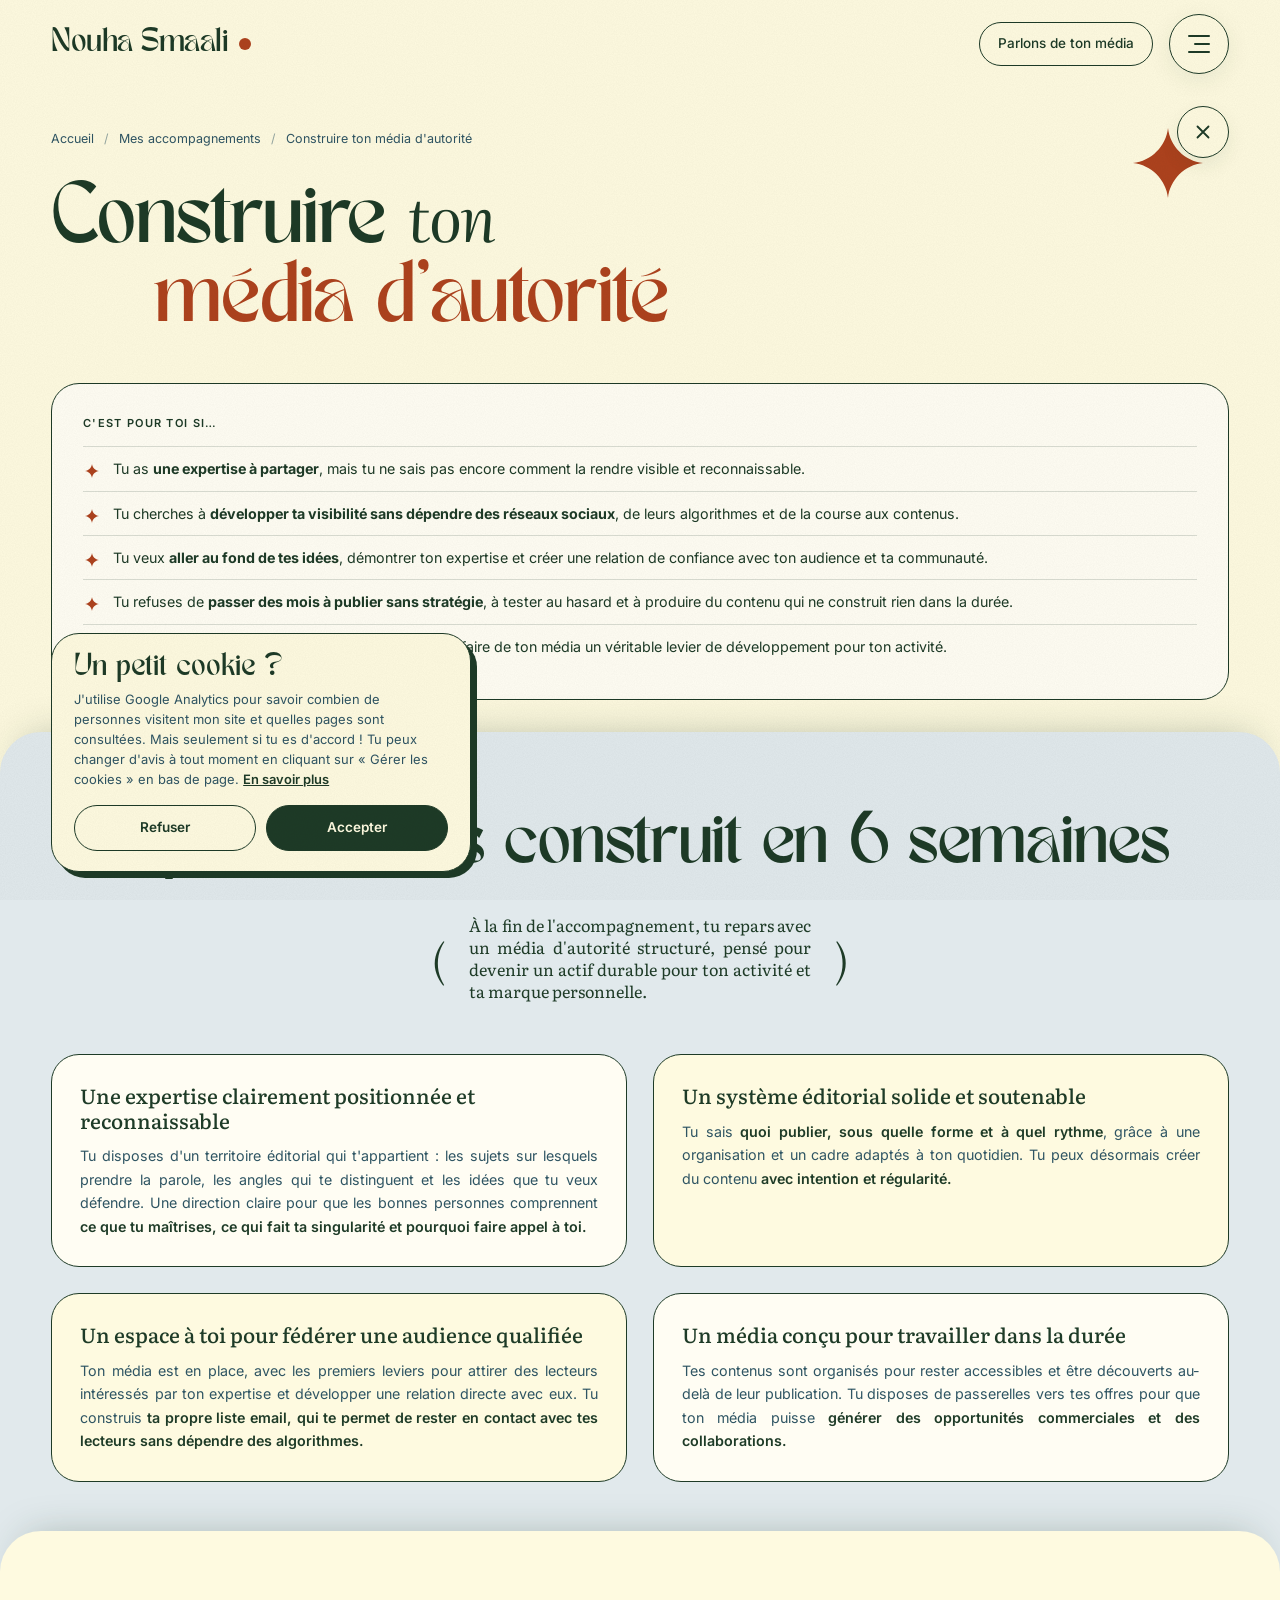
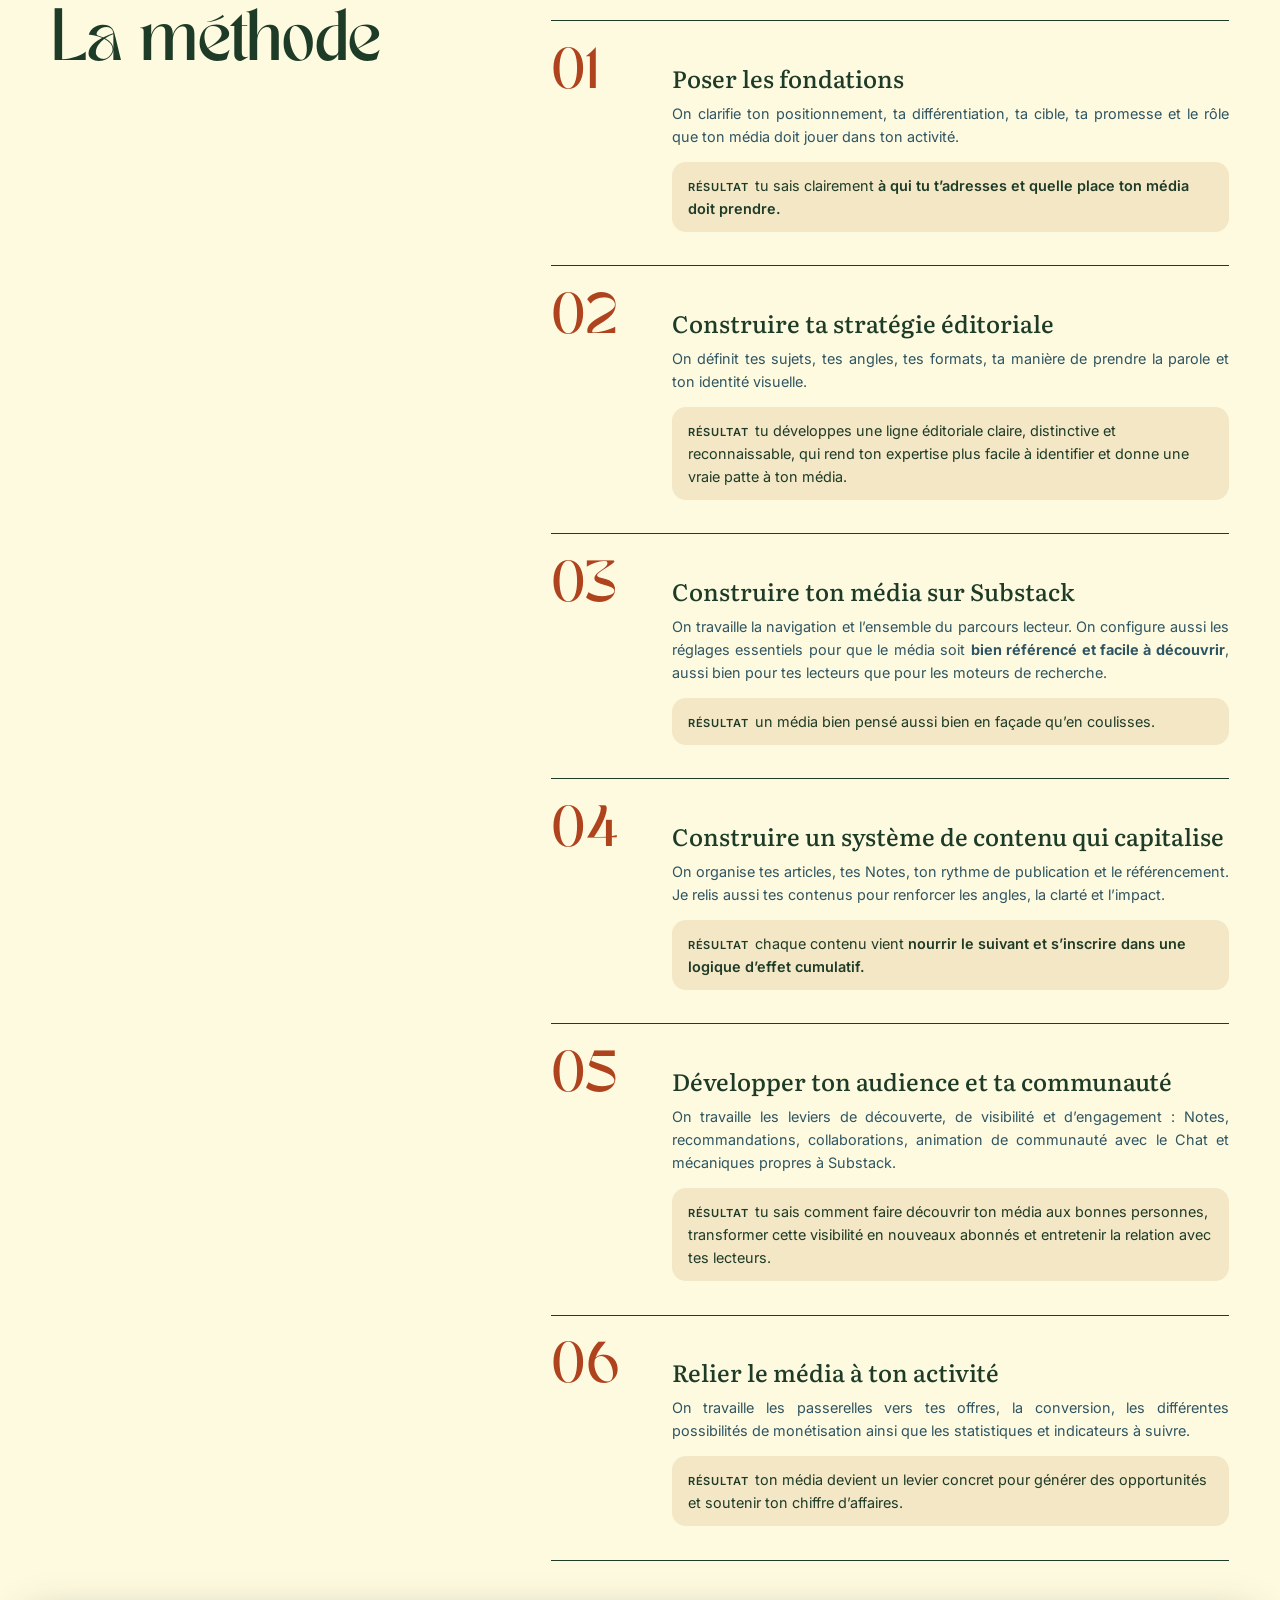
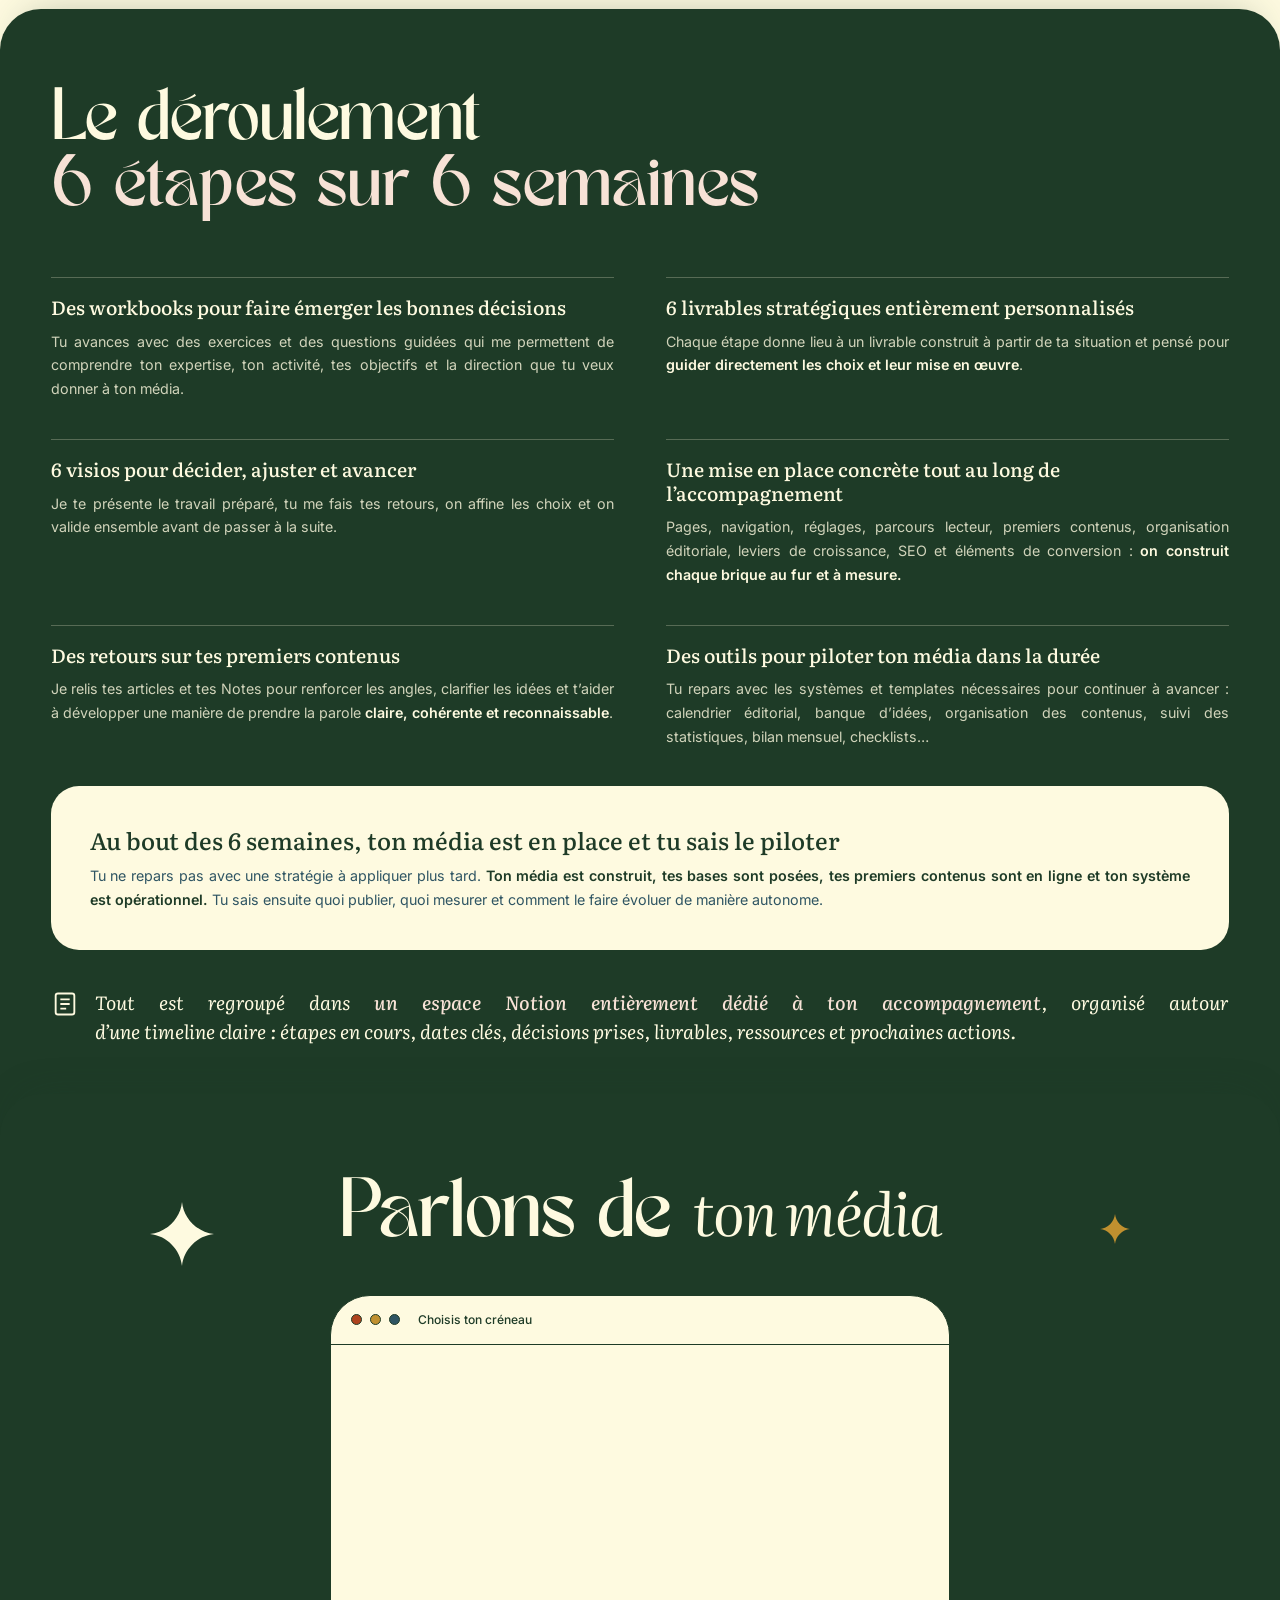
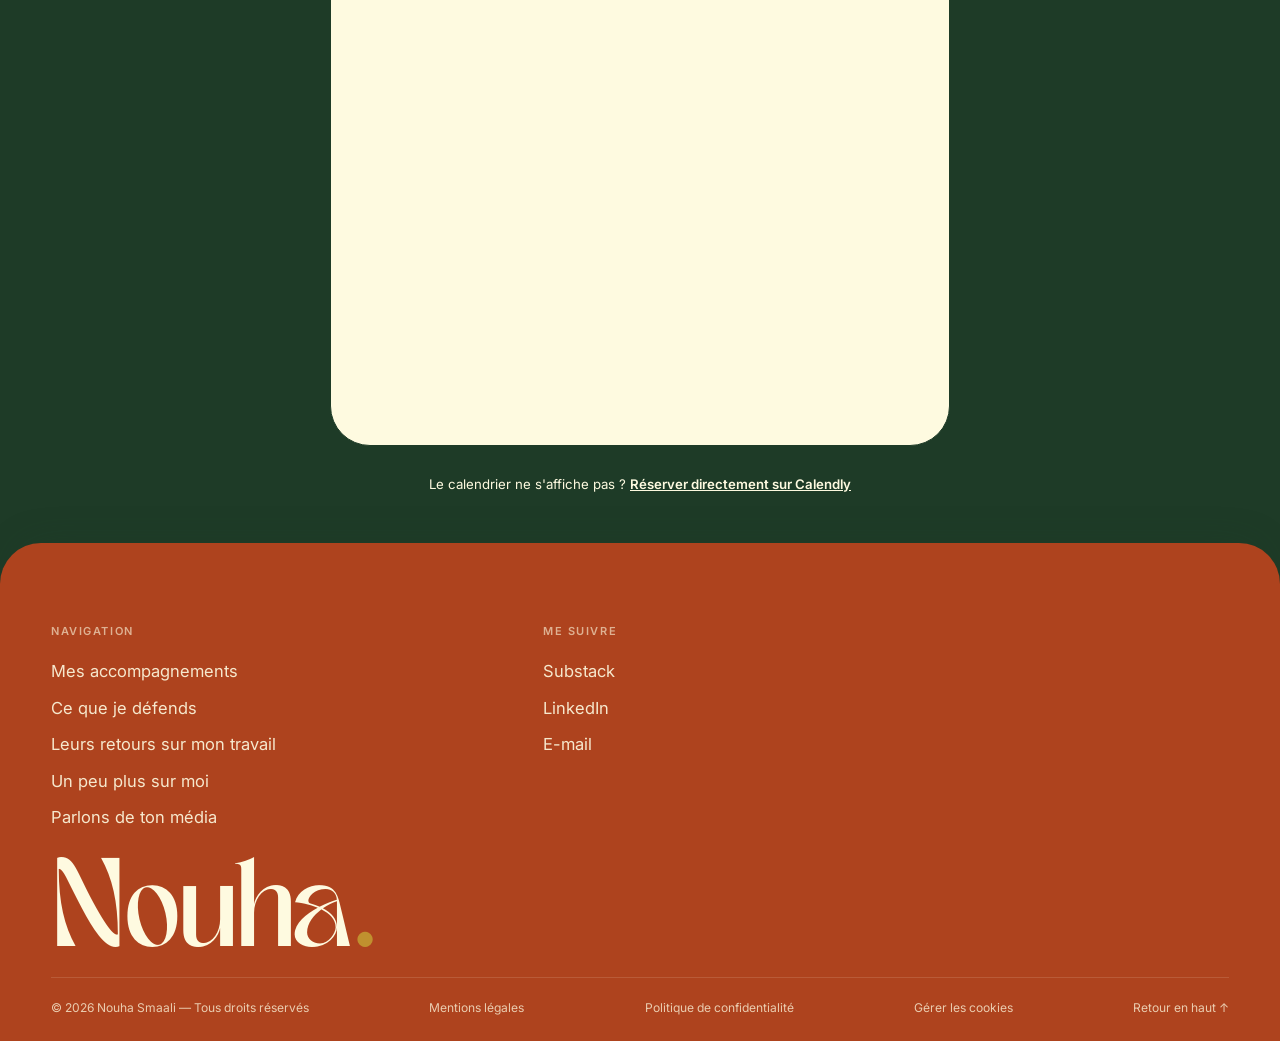
<file: accompagnement-construire.html>
<!doctype html>
<html lang="fr">
<head>
  <meta charset="utf-8">
  <meta name="viewport" content="width=device-width, initial-scale=1">
  <title>Construire ton média d'autorité — Nouha Smaali</title>
  <meta name="description" content="Tu as l'expertise, mais pas encore de présence éditoriale ou d'audience établie : on construit ton média d'autorité sur Substack, brique par brique, en 6 semaines.">
  <link rel="canonical" href="https://nouhasmaali.com/accompagnement-construire.html">
  <meta property="og:title" content="Construire ton m&#233;dia d&#39;autorit&#233; — Nouha Smaali">
  <meta property="og:description" content="Tu as l&#39;expertise, mais pas encore de pr&#233;sence &#233;ditoriale ou d&#39;audience &#233;tablie : on construit ton m&#233;dia d&#39;autorit&#233; sur Substack, brique par brique, en 6 semaines.">
  <meta property="og:type" content="website">
  <meta property="og:site_name" content="Nouha Smaali">
  <meta property="og:locale" content="fr_FR">
  <meta property="og:url" content="https://nouhasmaali.com/accompagnement-construire.html">
  <meta property="og:image" content="https://nouhasmaali.com/assets/img/poster-2.webp">
  <meta property="og:image:type" content="image/webp">
  <meta property="og:image:width" content="1408">
  <meta property="og:image:height" content="736">
  <meta property="og:image:alt" content="Portrait de Nouha Smaali">
  <meta name="twitter:card" content="summary_large_image">
  <meta name="twitter:title" content="Construire ton m&#233;dia d&#39;autorit&#233; — Nouha Smaali">
  <meta name="twitter:description" content="Tu as l&#39;expertise, mais pas encore de pr&#233;sence &#233;ditoriale ou d&#39;audience &#233;tablie : on construit ton m&#233;dia d&#39;autorit&#233; sur Substack, brique par brique, en 6 semaines.">
  <meta name="twitter:image" content="https://nouhasmaali.com/assets/img/poster-2.webp">
  <meta name="twitter:image:alt" content="Portrait de Nouha Smaali">
  <meta name="theme-color" content="#fefae0">

  <link rel="icon" href="assets/img/favicon.png" type="image/png" sizes="64x64">
  <link rel="apple-touch-icon" href="assets/img/apple-touch-icon.png">

  <link rel="preconnect" href="https://fonts.googleapis.com">
  <link rel="preconnect" href="https://fonts.gstatic.com" crossorigin>
  <link rel="stylesheet" href="https://fonts.googleapis.com/css2?family=Inter:wght@400;500;600&family=Literata:ital,opsz,wght@0,7..72,400;0,7..72,500;1,7..72,400;1,7..72,500;1,7..72,700&display=swap">
  <link rel="preload" href="assets/fonts/tan-meringue.woff2" as="font" type="font/woff2" crossorigin>
  <link rel="stylesheet" href="assets/css/style.css">
  <link rel="preconnect" href="https://calendly.com">
</head>
<body id="top" class="offer-page">
  <a class="skip-link" href="#contenu">Aller au contenu</a>

  <!-- ============ En-tête ============ -->
  <header class="site-header">
    <div class="container">
      <a class="logo" href="index.html" aria-label="Nouha Smaali — accueil">Nouha Smaali <span class="logo__dot" aria-hidden="true"></span></a>
      <a class="header-cta" href="#rendez-vous">Parlons de ton média</a>
    </div>
  </header>

  <button class="burger" type="button" aria-controls="menu" aria-expanded="false" aria-label="Ouvrir le menu">
    <span class="burger__lines" aria-hidden="true"><span></span><span></span><span></span></span>
  </button>

  <a class="page-close" href="index.html#accompagnements" aria-label="Retour à mes accompagnements">
    <svg viewBox="0 0 24 24" fill="none" stroke="currentColor" stroke-width="2" stroke-linecap="round" stroke-linejoin="round" aria-hidden="true">
      <path d="M6 6l12 12M18 6L6 18"/>
    </svg>
  </a>

  <!-- ============ Menu plein écran ============ -->
  <div class="menu" id="menu" aria-hidden="true" inert>
    <div class="menu__inner">
      <nav class="menu__nav" aria-label="Menu principal">
        <ol class="menu__list">
          <li class="menu__item menu__item--1">
            <a class="menu__link" href="index.html#accompagnements"><span class="menu__num">01</span><span class="menu__label">Mes accompagnements</span></a>
            
          </li>
          <li class="menu__item menu__item--2">
            <a class="menu__link" href="index.html#vision"><span class="menu__num">02</span><span class="menu__label">Ce que je défends</span></a>
          </li>
          <li class="menu__item menu__item--3">
            <a class="menu__link" href="index.html#retours"><span class="menu__num">03</span><span class="menu__label">Leurs retours sur mon travail</span></a>
          </li>
          <li class="menu__item menu__item--4">
            <a class="menu__link" href="a-propos.html"><span class="menu__num">04</span><span class="menu__label">Un peu plus sur moi</span></a>
          </li>
          <li class="menu__item menu__item--5">
            <a class="menu__link" href="#rendez-vous"><span class="menu__num">05</span><span class="menu__label">Parlons de ton média (prise de rendez-vous)</span></a>
          </li>

        </ol>
      </nav>
      <aside class="menu__aside" aria-label="Contact">
        <img class="menu__photo" src="assets/img/menu-portrait.jpg" alt="Portrait de Nouha Smaali" width="280" height="280" loading="lazy">
        <ul class="socials socials--menu" aria-label="Réseaux">
          <li><a href="https://substack.com/@nouhasmaali" target="_blank" rel="noopener" aria-label="Substack"><svg viewBox="0 0 24 24" fill="currentColor" aria-hidden="true"><path d="M22.54 8.24H1.46V5.41h21.08v2.83zM1.46 10.81V24L12 18.11 22.54 24V10.81H1.46zM22.54 0H1.46v2.84h21.08V0z"/></svg></a></li>
          <li><a href="mailto:hello@nouhasmaali.com" aria-label="E-mail"><svg viewBox="0 0 24 24" fill="currentColor" aria-hidden="true"><path d="M2 6.6A2.6 2.6 0 0 1 4.6 4h14.8A2.6 2.6 0 0 1 22 6.6v.5l-10 6.3L2 7.1zM2 9.5v7.9A2.6 2.6 0 0 0 4.6 20h14.8a2.6 2.6 0 0 0 2.6-2.6V9.5l-10 6.3z"/></svg></a></li>
          <li><a href="https://www.linkedin.com/in/nouha-smaali/" target="_blank" rel="noopener" aria-label="LinkedIn"><svg viewBox="0 0 24 24" fill="currentColor" aria-hidden="true"><path d="M20.45 20.45h-3.55v-5.57c0-1.33-.03-3.04-1.85-3.04-1.85 0-2.14 1.45-2.14 2.94v5.67H9.35V9h3.41v1.56h.05c.48-.9 1.64-1.85 3.37-1.85 3.6 0 4.27 2.37 4.27 5.46v6.28zM5.34 7.43a2.06 2.06 0 1 1 0-4.13 2.06 2.06 0 0 1 0 4.13zM7.12 20.45H3.56V9h3.56v11.45zM22.23 0H1.77C.79 0 0 .77 0 1.73v20.54C0 23.23.79 24 1.77 24h20.45c.98 0 1.78-.77 1.78-1.73V1.73C24 .77 23.2 0 22.22 0z"/></svg></a></li>
        </ul>
      </aside>
    </div>
  </div>

  <main id="contenu">

    <section class="page-hero page-hero--build" aria-labelledby="page-title">
      <svg class="doodle hero-star float" viewBox="0 0 24 24" aria-hidden="true"><path d="M12 0c.6 6.2 5.8 11.4 12 12-6.2.6-11.4 5.8-12 12-.6-6.2-5.8-11.4-12-12C6.2 11.4 11.4 6.2 12 0z"/></svg>
      <div class="container">
        <ol class="breadcrumb" aria-label="Fil d'Ariane">
          <li><a href="index.html">Accueil</a></li>
          <li><a href="index.html#accompagnements">Mes accompagnements</a></li>
          <li aria-current="page">Construire ton média d'autorité</li>
        </ol>
        <h1 class="section-title page-hero__title page-hero__title--long" id="page-title" data-reveal>
          <span class="line">Construire <em>ton</em></span>
          <span class="line line--2"><span class="hl">média d'autorité</span></span>
        </h1>
        <div class="page-hero__grid">
       
          <aside class="glance glance--fit" data-reveal style="--delay:.2s" aria-labelledby="fit-title">
            <p class="glance__title" id="fit-title">C'est pour toi si…</p>
            <ul class="fit-list">
              <li>Tu as <strong>une expertise à partager</strong>, mais tu ne sais pas encore comment la rendre visible et reconnaissable.</li>
              <li>Tu cherches à <strong>développer ta visibilité sans dépendre des réseaux sociaux</strong>, de leurs algorithmes et de la course aux contenus.</li>
              <li>Tu veux <strong>aller au fond de tes idées</strong>, démontrer ton expertise et créer une relation de confiance avec ton audience et ta communauté.</li>
              <li>Tu refuses de <strong>passer des mois à publier sans stratégie</strong>, à tester au hasard et à produire du contenu qui ne construit rien dans la durée.</li>
              <li>Tu veux <strong>poser les bonnes bases dès le départ</strong> pour faire de ton média un véritable levier de développement pour ton activité.</li>
            </ul>
          </aside>
        </div>
      </div>
    </section>

    <!-- 2. Ce que tu auras construit en 6 semaines -->
    <section class="section" aria-labelledby="tomorrow-title">
      <div class="container">
        <div class="detail-head" data-reveal>
          <h2 class="section-title" id="tomorrow-title">Ce que tu auras construit en 6 semaines</h2>
        </div>
        <p class="benefits-lead benefits-lead--parenthetical" data-reveal><span class="booking__paren" aria-hidden="true">(</span><span class="benefits-lead__text">À la fin de l'accompagnement, tu repars avec un média d'autorité structuré, pensé pour devenir un actif durable pour ton activité et ta marque personnelle.</span><span class="booking__paren" aria-hidden="true">)</span></p>
        <ul class="benefits">
          <li class="benefit" data-reveal style="--delay:0.00s"><h3>Une expertise clairement positionnée et reconnaissable</h3><p>Tu disposes d'un territoire éditorial qui t'appartient&nbsp;: les sujets sur lesquels prendre la parole, les angles qui te distinguent et les idées que tu veux défendre. Une direction claire pour que les bonnes personnes comprennent <strong>ce que tu maîtrises, ce qui fait ta singularité et pourquoi faire appel à toi.</strong></p></li>
          <li class="benefit benefit--cream" data-reveal style="--delay:0.08s"><h3>Un système éditorial solide et soutenable</h3><p>Tu sais <strong>quoi publier, sous quelle forme et à quel rythme</strong>, grâce à une organisation et un cadre adaptés à ton quotidien. Tu peux désormais créer du contenu <strong>avec intention et régularité.</strong></p></li>
          <li class="benefit benefit--cream" data-reveal style="--delay:0.00s"><h3>Un espace à toi pour fédérer une audience qualifiée</h3><p>Ton média est en place, avec les premiers leviers pour attirer des lecteurs intéressés par ton expertise et développer une relation directe avec eux. Tu construis <strong>ta propre liste email, qui te permet de rester en contact avec tes lecteurs sans dépendre des algorithmes.</strong></p></li>
          <li class="benefit" data-reveal style="--delay:0.08s"><h3>Un média conçu pour travailler dans la durée</h3><p>Tes contenus sont organisés pour rester accessibles et être découverts au-delà de leur publication. Tu disposes de passerelles vers tes offres pour que ton média puisse <strong>générer des opportunités commerciales et des collaborations.</strong></p></li>
        </ul>
      </div>
    </section>

    <!-- 3. La méthode -->
    <section class="section" aria-labelledby="method-title">
      <div class="container split">
        <div class="split__aside detail-head" data-reveal>
          <h2 class="section-title" id="method-title">La méthode</h2>
          
        </div>
        <ol class="steps">
            <li data-reveal><div><h3>Poser les fondations</h3><p>On clarifie ton positionnement, ta différentiation, ta cible, ta promesse et le rôle que ton média doit jouer dans ton activité.</p><p class="steps__result"><b>Résultat</b>tu sais clairement <strong>à qui tu t’adresses et quelle place ton média doit prendre.</strong></p></div></li>
            <li data-reveal><div><h3>Construire ta stratégie éditoriale</h3><p>On définit tes sujets, tes angles, tes formats, ta manière de prendre la parole et ton identité visuelle.</p><p class="steps__result"><b>Résultat</b>tu développes une ligne éditoriale claire, distinctive et reconnaissable, qui rend ton expertise plus facile à identifier et donne une vraie patte à ton média.</p></div></li>
            <li data-reveal><div><h3>Construire ton média sur Substack</h3><p>On travaille la navigation et l’ensemble du parcours lecteur. On configure aussi les réglages essentiels pour que le média soit <strong>bien référencé et facile à découvrir</strong>, aussi bien pour tes lecteurs que pour les moteurs de recherche.</p><p class="steps__result"><b>Résultat</b>un média bien pensé aussi bien en façade qu’en coulisses.</p></div></li>
            <li data-reveal><div><h3>Construire un système de contenu qui capitalise</h3><p>On organise tes articles, tes Notes, ton rythme de publication et le référencement. Je relis aussi tes contenus pour renforcer les angles, la clarté et l’impact.</p><p class="steps__result"><b>Résultat</b>chaque contenu vient <strong>nourrir le suivant et s’inscrire dans une logique d’effet cumulatif.</strong></p></div></li>
            <li data-reveal><div><h3>Développer ton audience et ta communauté</h3><p>On travaille les leviers de découverte, de visibilité et d’engagement&nbsp;: Notes, recommandations, collaborations, animation de communauté avec le Chat et mécaniques propres à Substack.</p><p class="steps__result"><b>Résultat</b>tu sais comment faire découvrir ton média aux bonnes personnes, transformer cette visibilité en nouveaux abonnés et entretenir la relation avec tes lecteurs.</p></div></li>
            <li data-reveal><div><h3>Relier le média à ton activité</h3><p>On travaille les passerelles vers tes offres, la conversion, les différentes possibilités de monétisation ainsi que les statistiques et indicateurs à suivre.</p><p class="steps__result"><b>Résultat</b>ton média devient un levier concret pour générer des opportunités et soutenir ton chiffre d’affaires.</p></div></li>
        </ol>
      </div>
    </section>

    <!-- 4. Le déroulement -->
    <section class="section section--dark" aria-labelledby="rollout-title">
      <div class="container">
        <div class="detail-head" data-reveal style="margin-bottom:15px">
          <h2 class="section-title" id="rollout-title">Le déroulement</h2>
        </div>
        <p class="rollout__big" data-reveal><strong>6 étapes sur 6 semaines</strong></p>
        <ul class="rollout" style="margin-top:20px">
          <li data-reveal><h3>Des workbooks pour faire émerger les bonnes décisions</h3><p>Tu avances avec des exercices et des questions guidées qui me permettent de comprendre ton expertise, ton activité, tes objectifs et la direction que tu veux donner à ton média.</p></li>
          <li data-reveal><h3>6 livrables stratégiques entièrement personnalisés</h3><p>Chaque étape donne lieu à un livrable construit à partir de ta situation et pensé pour <strong>guider directement les choix et leur mise en œuvre</strong>.</p></li>
          <li data-reveal><h3>6 visios pour décider, ajuster et avancer</h3><p>Je te présente le travail préparé, tu me fais tes retours, on affine les choix et on valide ensemble avant de passer à la suite.</p></li>
          <li data-reveal><h3>Une mise en place concrète tout au long de l’accompagnement</h3><p>Pages, navigation, réglages, parcours lecteur, premiers contenus, organisation éditoriale, leviers de croissance, SEO et éléments de conversion&nbsp;: <strong>on construit chaque brique au fur et à mesure.</strong></p></li>
          <li data-reveal><h3>Des retours sur tes premiers contenus</h3><p>Je relis tes articles et tes Notes pour renforcer les angles, clarifier les idées et t’aider à développer une manière de prendre la parole <strong>claire, cohérente et reconnaissable</strong>.</p></li>
          <li data-reveal><h3>Des outils pour piloter ton média dans la durée</h3><p>Tu repars avec les systèmes et templates nécessaires pour continuer à avancer&nbsp;: calendrier éditorial, banque d’idées, organisation des contenus, suivi des statistiques, bilan mensuel, checklists…</p></li>
          <li class="rollout__key" data-reveal><h3>Au bout des 6 semaines, ton média est en place et tu sais le piloter</h3><p>Tu ne repars pas avec une stratégie à appliquer plus tard. <strong>Ton média est construit, tes bases sont posées, tes premiers contenus sont en ligne et ton système est opérationnel.</strong> Tu sais ensuite quoi publier, quoi mesurer et comment le faire évoluer de manière autonome.</p></li>
        </ul>
        <p class="rollout__note" data-reveal><svg viewBox="0 0 24 24" aria-hidden="true"><rect x="4" y="3" width="16" height="18" rx="2"/><path d="M8 8h8M8 12h8M8 16h5"/></svg><span>Tout est regroupé dans <strong>un espace Notion entièrement dédié à ton accompagnement</strong>, organisé autour d’une timeline claire&nbsp;: étapes en cours, dates clés, décisions prises, livrables, ressources et prochaines actions.</span></p>
      </div>
    </section>

   

    <!-- ============ Rendez-vous (Calendly intégré) ============ -->
    <section class="section booking" id="rendez-vous" aria-labelledby="booking-title">
      <div class="container">
        <div class="booking__head" data-reveal>
          <svg class="doodle star-a float" viewBox="0 0 24 24" aria-hidden="true"><path d="M12 0c.6 6.2 5.8 11.4 12 12-6.2.6-11.4 5.8-12 12-.6-6.2-5.8-11.4-12-12C6.2 11.4 11.4 6.2 12 0z"/></svg>
          <svg class="doodle star-b" viewBox="0 0 24 24" aria-hidden="true"><path d="M12 0c.6 6.2 5.8 11.4 12 12-6.2.6-11.4 5.8-12 12-.6-6.2-5.8-11.4-12-12C6.2 11.4 11.4 6.2 12 0z"/></svg>
     
          <h2 class="section-title booking__title" id="booking-title">Parlons de <em>ton média</em></h2>
          
        </div>

        <div class="calendly-shell" data-reveal>
          <div class="calendly-shell__bar" aria-hidden="true"><i></i><i></i><i></i><span>Choisis ton créneau</span></div>
          <div class="calendly-inline-widget"
               data-url="https://calendly.com/nouhasmaali/nouvelle-reunion?background_color=fefae0&amp;text_color=1e3b27&amp;primary_color=ae431e">
            <div class="calendly-placeholder">
              <span class="loader" aria-hidden="true"></span>
              <p>Chargement du calendrier…</p>
            </div>
          </div>
        </div>
        <p class="booking__fallback">Le calendrier ne s'affiche pas&nbsp;? <a href="https://calendly.com/nouhasmaali/nouvelle-reunion" target="_blank" rel="noopener">Réserver directement sur Calendly</a></p>
      </div>
    </section>
  </main>

  <!-- ============ Pied de page ============ -->
  <footer class="site-footer">
    <div class="container">
      <div class="footer__grid">
       
        <div class="footer__col">
          <h2>Navigation</h2>
          <ul>
            <li><a href="index.html#accompagnements">Mes accompagnements</a></li>
            <li><a href="index.html#vision">Ce que je défends</a></li>
            <li><a href="index.html#retours">Leurs retours sur mon travail</a></li>
            <li><a href="a-propos.html">Un peu plus sur moi</a></li>
            <li><a href="#rendez-vous">Parlons de ton média</a></li>
          </ul>
        </div>
        <div class="footer__col">
          <h2>Me suivre</h2>
          <ul>
            <li><a href="https://substack.com/@nouhasmaali" target="_blank" rel="noopener">Substack</a></li>
            <li><a href="https://www.linkedin.com/in/nouha-smaali/" target="_blank" rel="noopener">LinkedIn</a></li>
            <li><a href="mailto:hello@nouhasmaali.com">E-mail</a></li>
          </ul>
        </div>
      </div>
      <p class="footer__word" aria-hidden="true">Nouha<span>.</span></p>
      <div class="footer__bottom">
        <span>© <span data-year>2026</span> Nouha Smaali — Tous droits réservés</span>
        <a href="mentions-legales.html">Mentions légales</a>
        <a href="politique-confidentialite.html">Politique de confidentialité</a>
        <button type="button" class="footer__cookies" data-cookie-settings>Gérer les cookies</button>
        <a href="#top">Retour en haut ↑</a>
      </div>
    </div>
  </footer>

  <script src="assets/js/consent.js" defer></script>
  <script src="assets/js/main.js" defer></script>
</body>
</html>
</file>
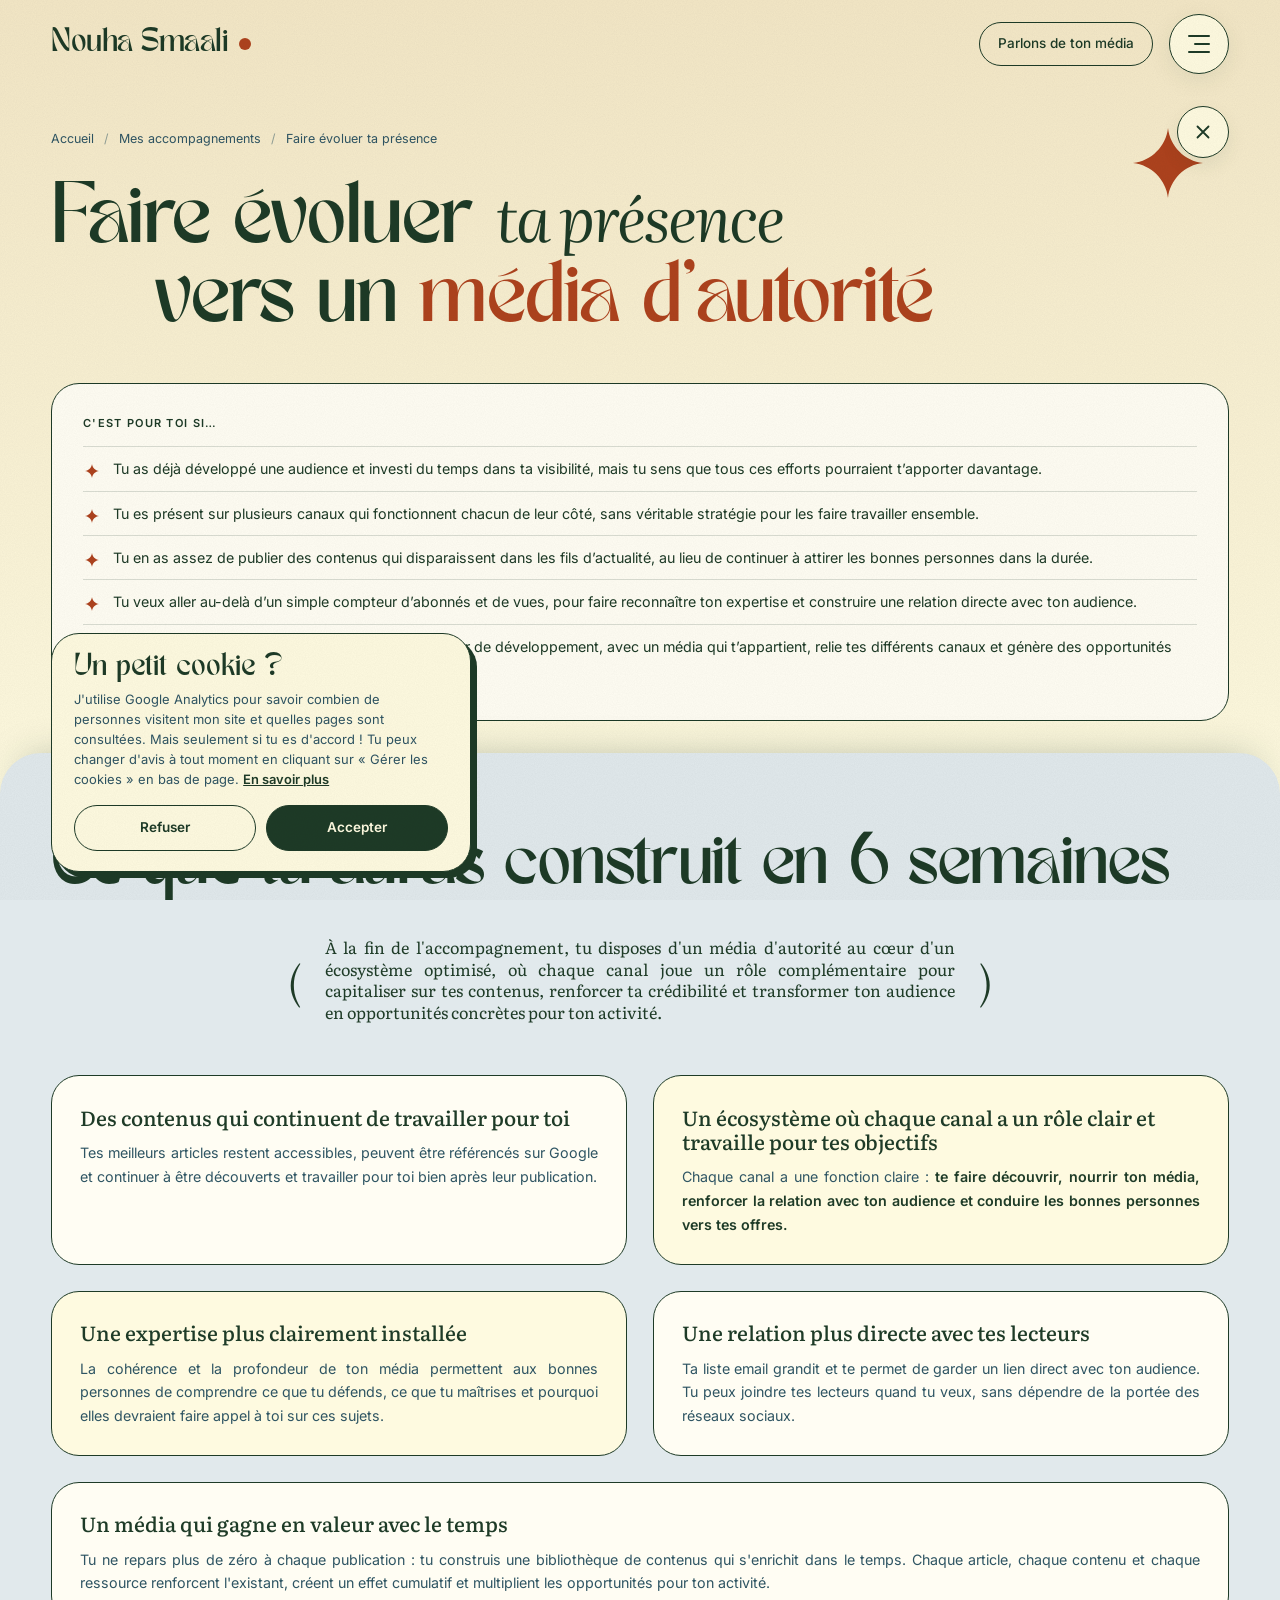
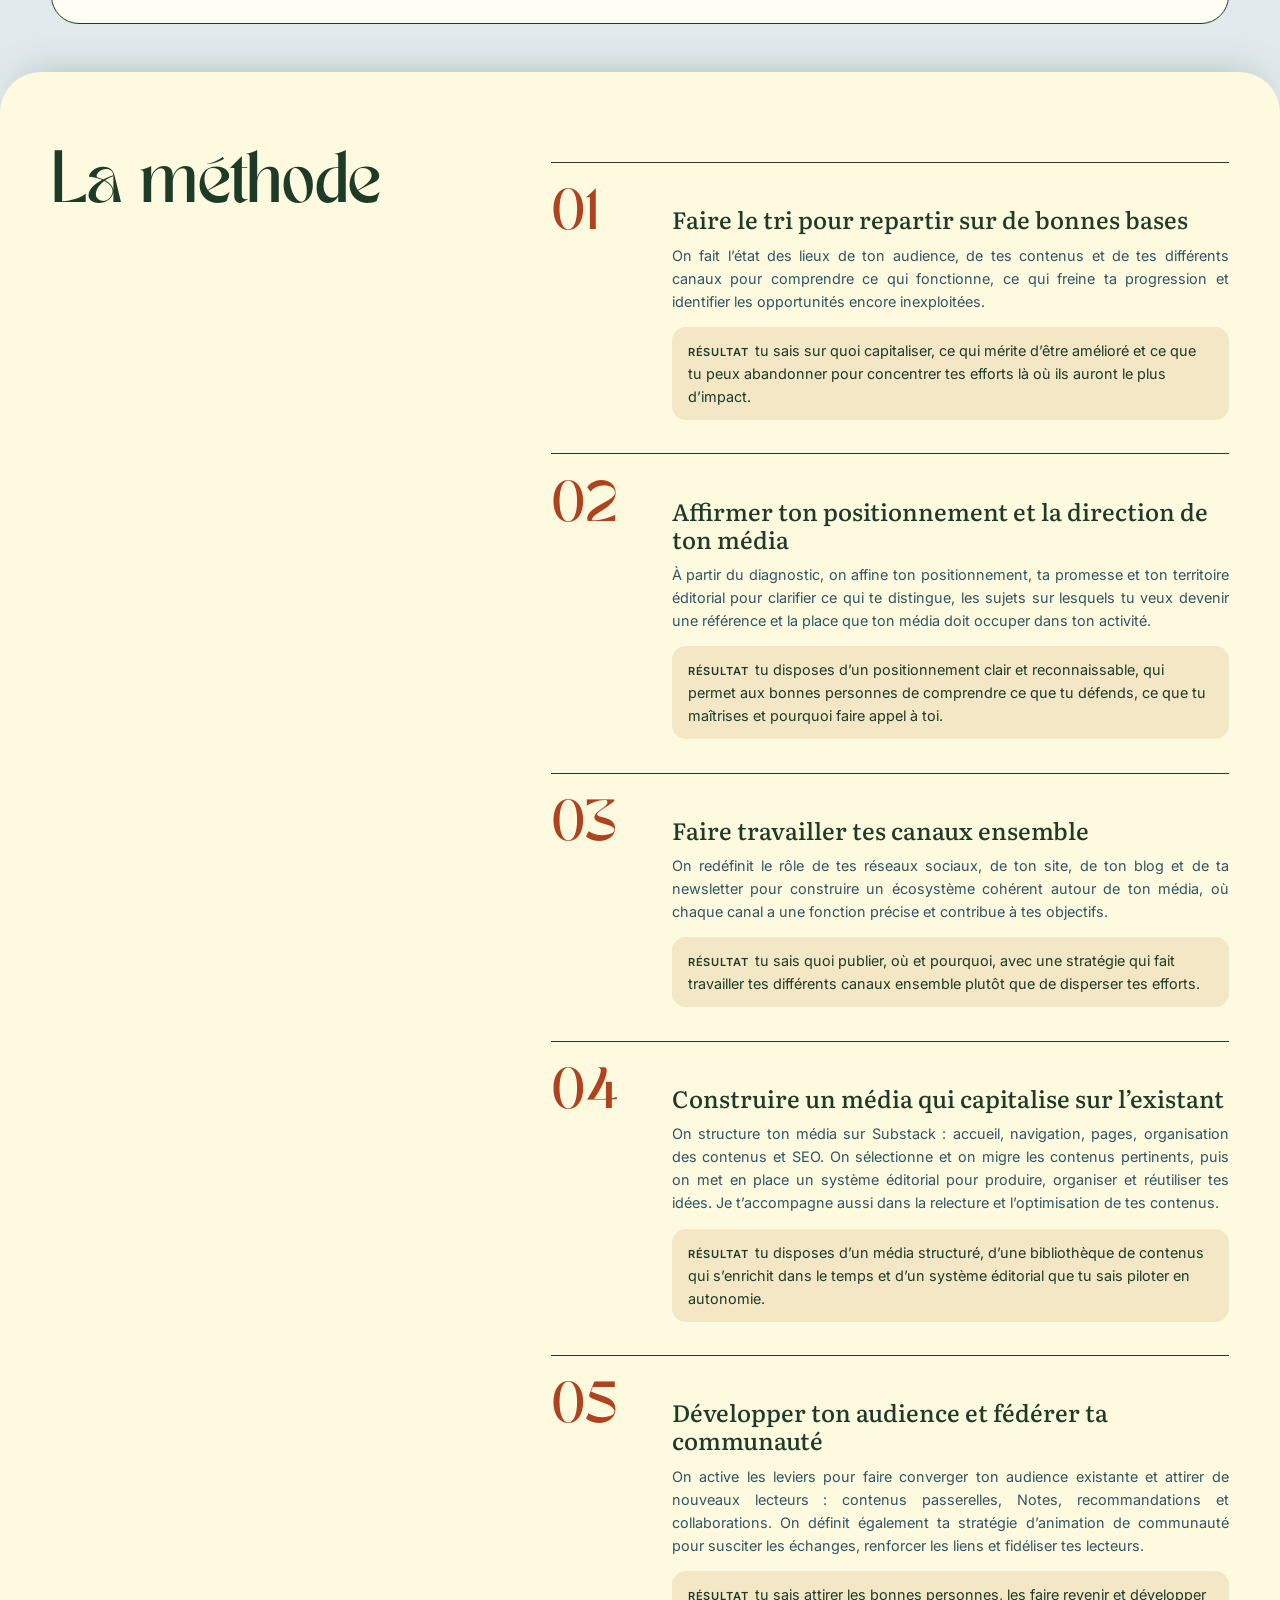
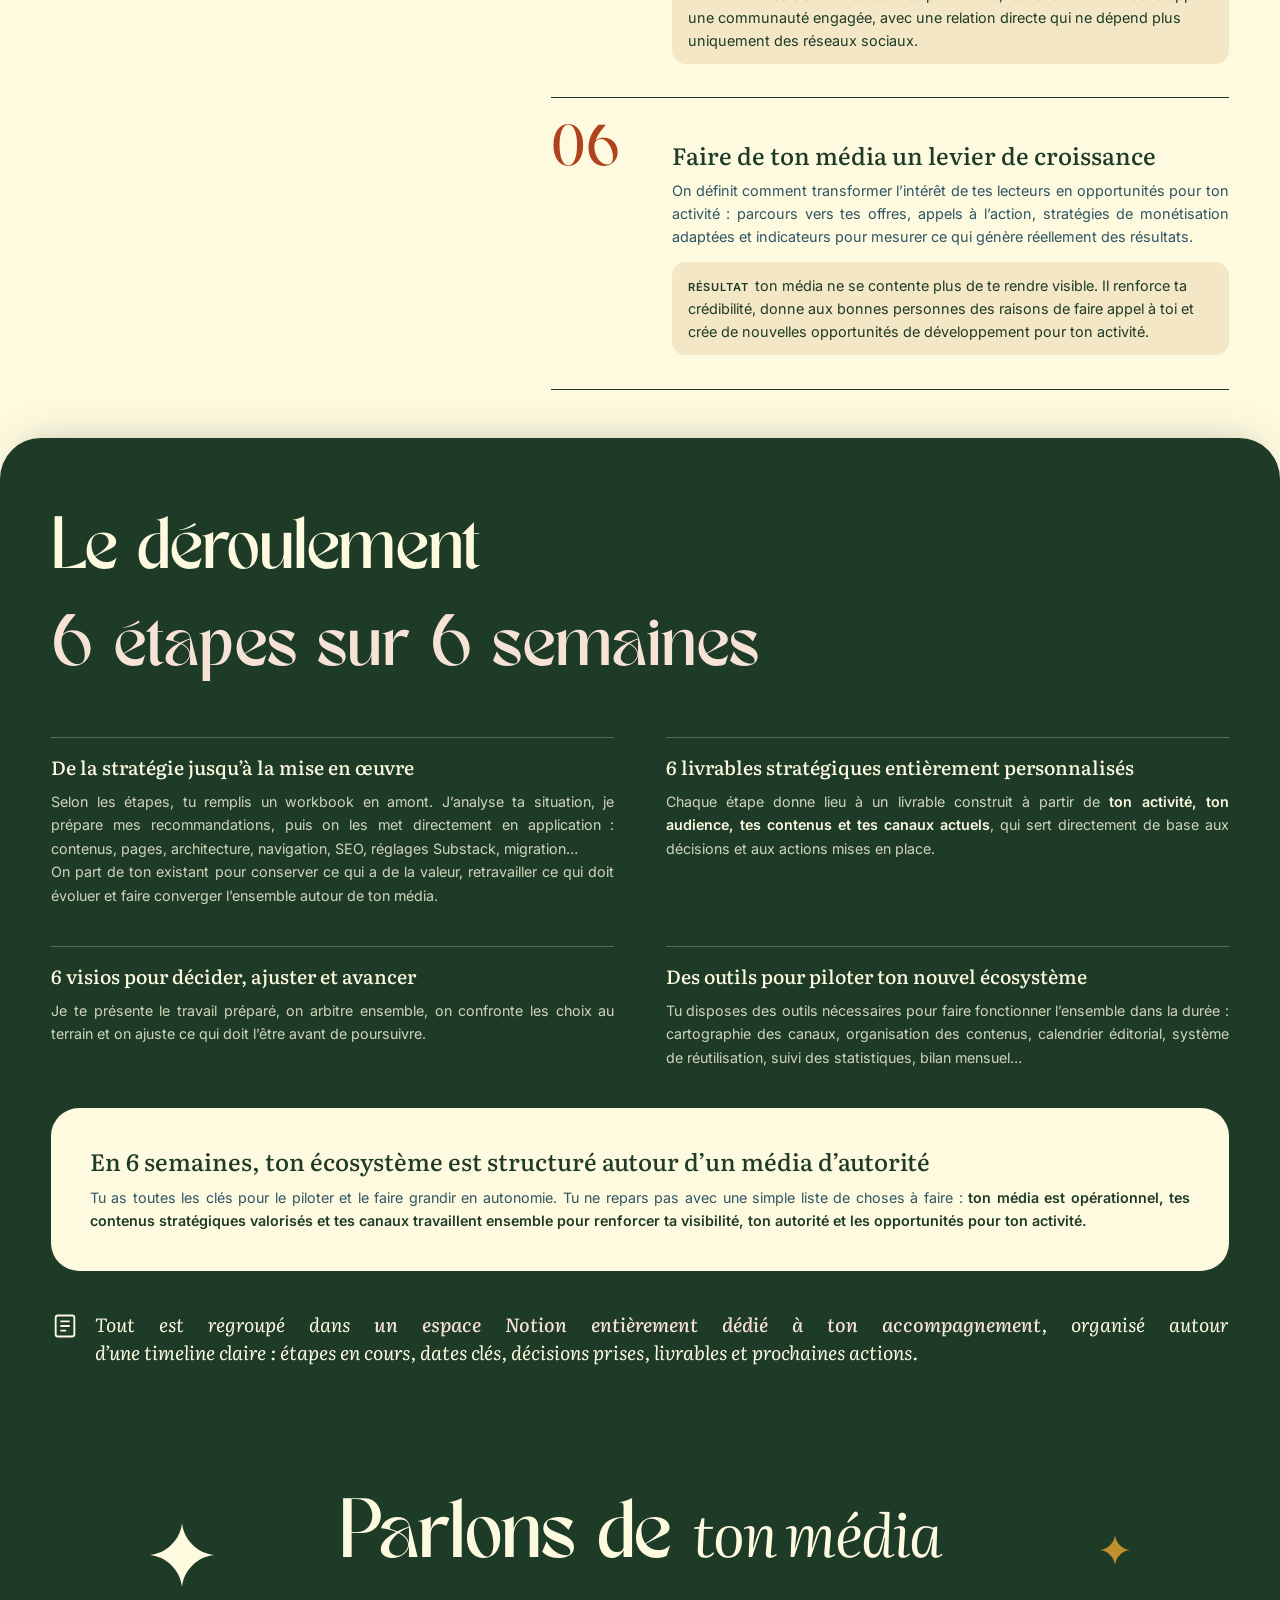
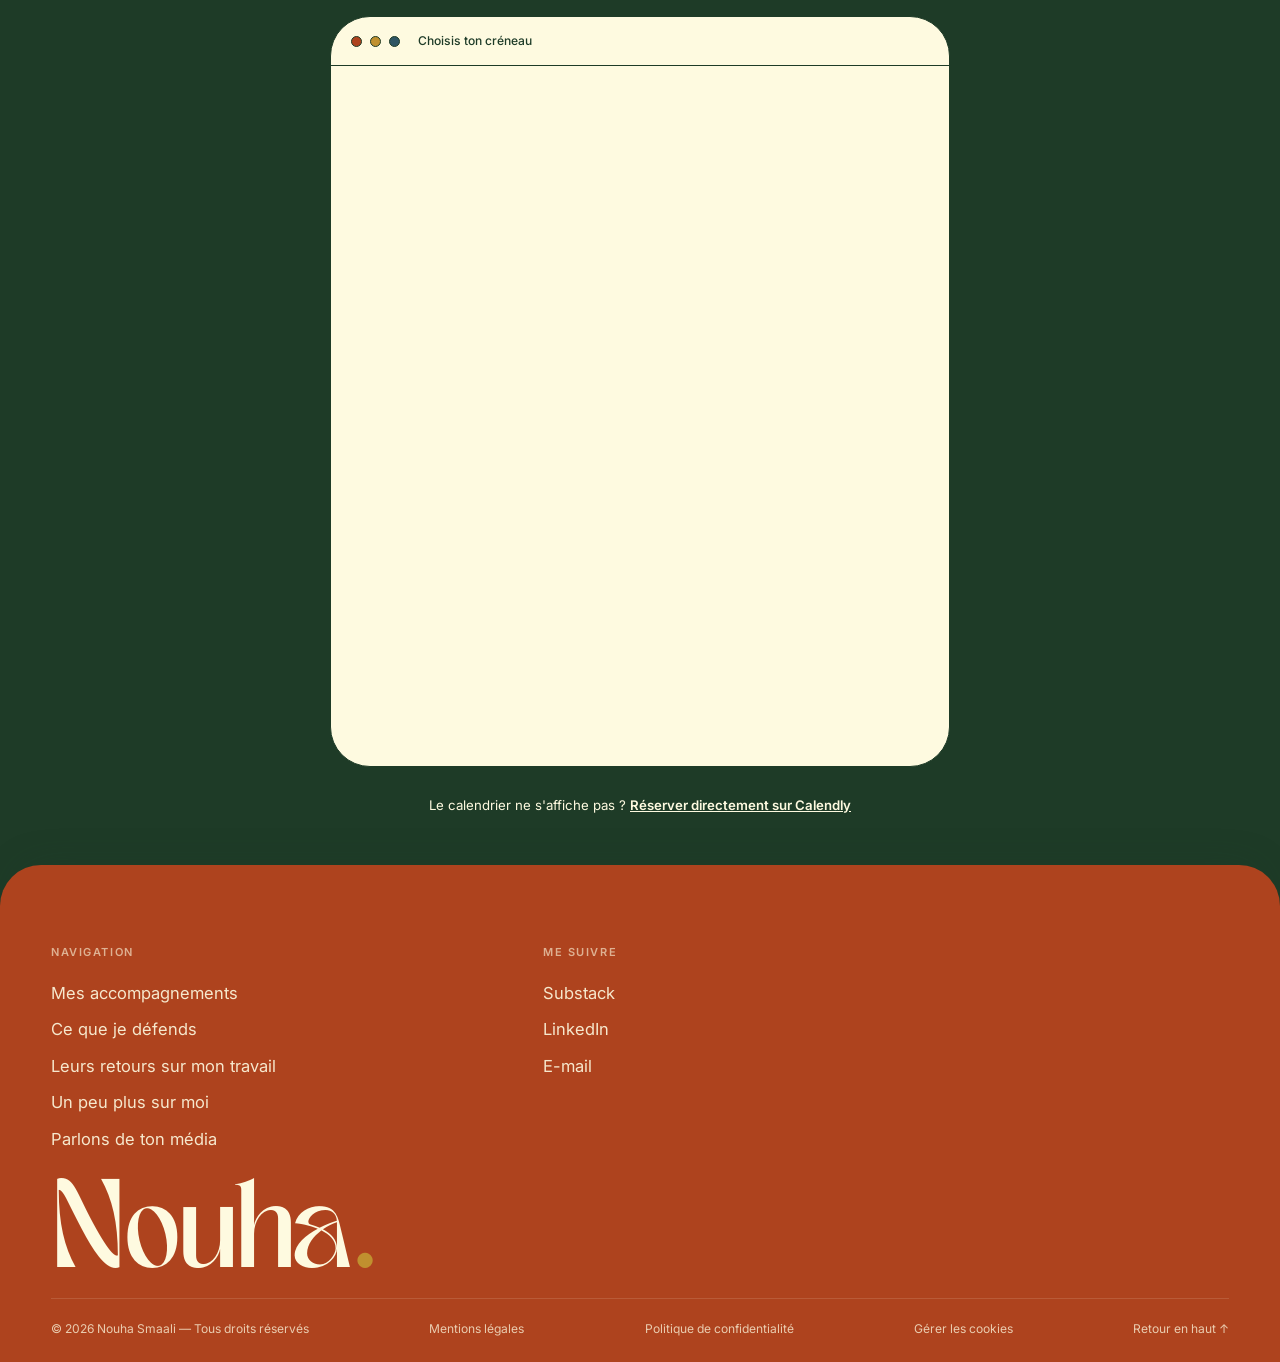
<file: accompagnement-transformer.html>
<!doctype html>
<html lang="fr">
<head>
  <meta charset="utf-8">
  <meta name="viewport" content="width=device-width, initial-scale=1">
  <title>Faire évoluer ta présence vers un média d'autorité — Nouha Smaali</title>
  <meta name="description" content="Tu as déjà une audience, des contenus et plusieurs canaux : on capitalise sur l'existant pour construire un média d'autorité pensé comme un actif, en 6 semaines.">
  <link rel="canonical" href="https://nouhasmaali.com/accompagnement-transformer.html">
  <meta property="og:title" content="Faire &#233;voluer ta pr&#233;sence vers un m&#233;dia d&#39;autorit&#233; — Nouha Smaali">
  <meta property="og:description" content="Tu as d&#233;j&#224; une audience, des contenus et plusieurs canaux : on capitalise sur l&#39;existant pour construire un m&#233;dia d&#39;autorit&#233; pens&#233; comme un actif, en 6 semaines.">
  <meta property="og:type" content="website">
  <meta property="og:site_name" content="Nouha Smaali">
  <meta property="og:locale" content="fr_FR">
  <meta property="og:url" content="https://nouhasmaali.com/accompagnement-transformer.html">
  <meta property="og:image" content="https://nouhasmaali.com/assets/img/poster-2.webp">
  <meta property="og:image:type" content="image/webp">
  <meta property="og:image:width" content="1408">
  <meta property="og:image:height" content="736">
  <meta property="og:image:alt" content="Portrait de Nouha Smaali">
  <meta name="twitter:card" content="summary_large_image">
  <meta name="twitter:title" content="Faire &#233;voluer ta pr&#233;sence vers un m&#233;dia d&#39;autorit&#233; — Nouha Smaali">
  <meta name="twitter:description" content="Tu as d&#233;j&#224; une audience, des contenus et plusieurs canaux : on capitalise sur l&#39;existant pour construire un m&#233;dia d&#39;autorit&#233; pens&#233; comme un actif, en 6 semaines.">
  <meta name="twitter:image" content="https://nouhasmaali.com/assets/img/poster-2.webp">
  <meta name="twitter:image:alt" content="Portrait de Nouha Smaali">
  <meta name="theme-color" content="#fefae0">
  <link rel="icon" href="assets/img/favicon.png" type="image/png" sizes="64x64">
  <link rel="apple-touch-icon" href="assets/img/apple-touch-icon.png">
  <link rel="preconnect" href="https://fonts.googleapis.com">
  <link rel="preconnect" href="https://fonts.gstatic.com" crossorigin>
  <link rel="stylesheet" href="https://fonts.googleapis.com/css2?family=Inter:wght@400;500;600&family=Literata:ital,opsz,wght@0,7..72,400;0,7..72,500;1,7..72,400;1,7..72,500;1,7..72,700&display=swap">
  <link rel="preload" href="assets/fonts/tan-meringue.woff2" as="font" type="font/woff2" crossorigin>
  <link rel="stylesheet" href="assets/css/style.css">
  <link rel="preconnect" href="https://calendly.com">
</head>
<body id="top" class="offer-page">
  <a class="skip-link" href="#contenu">Aller au contenu</a>

  <!-- ============ En-tête ============ -->
  <header class="site-header">
    <div class="container">
      <a class="logo" href="index.html" aria-label="Nouha Smaali — accueil">Nouha Smaali <span class="logo__dot" aria-hidden="true"></span></a>
      <a class="header-cta" href="#rendez-vous">Parlons de ton média</a>
    </div>
  </header>

  <button class="burger" type="button" aria-controls="menu" aria-expanded="false" aria-label="Ouvrir le menu">
    <span class="burger__lines" aria-hidden="true"><span></span><span></span><span></span></span>
  </button>

  <a class="page-close" href="index.html#accompagnements" aria-label="Retour à mes accompagnements">
    <svg viewBox="0 0 24 24" fill="none" stroke="currentColor" stroke-width="2" stroke-linecap="round" stroke-linejoin="round" aria-hidden="true">
      <path d="M6 6l12 12M18 6L6 18"/>
    </svg>
  </a>

  <!-- ============ Menu plein écran ============ -->
  <div class="menu" id="menu" aria-hidden="true" inert>
    <div class="menu__inner">
      <nav class="menu__nav" aria-label="Menu principal">
        <ol class="menu__list">
          <li class="menu__item menu__item--1">
            <a class="menu__link" href="index.html#accompagnements"><span class="menu__num">01</span><span class="menu__label">Mes accompagnements</span></a>
          
          </li>
          <li class="menu__item menu__item--2">
            <a class="menu__link" href="index.html#vision"><span class="menu__num">02</span><span class="menu__label">Ce que je défends</span></a>
          </li>
          <li class="menu__item menu__item--3">
            <a class="menu__link" href="index.html#retours"><span class="menu__num">03</span><span class="menu__label">Leurs retours sur mon travail</span></a>
          </li>
          <li class="menu__item menu__item--4">
            <a class="menu__link" href="a-propos.html"><span class="menu__num">04</span><span class="menu__label">Un peu plus sur moi</span></a>
          </li>
          <li class="menu__item menu__item--5">
            <a class="menu__link" href="#rendez-vous"><span class="menu__num">05</span><span class="menu__label">Parlons de ton média (prise de rendez-vous)</span></a>
          </li>

        </ol>
      </nav>
      <aside class="menu__aside" aria-label="Contact">
        <img class="menu__photo" src="assets/img/menu-portrait.jpg" alt="Portrait de Nouha Smaali" width="280" height="280" loading="lazy">
        <ul class="socials socials--menu" aria-label="Réseaux">
          <li><a href="https://substack.com/@nouhasmaali" target="_blank" rel="noopener" aria-label="Substack"><svg viewBox="0 0 24 24" fill="currentColor" aria-hidden="true"><path d="M22.54 8.24H1.46V5.41h21.08v2.83zM1.46 10.81V24L12 18.11 22.54 24V10.81H1.46zM22.54 0H1.46v2.84h21.08V0z"/></svg></a></li>
          <li><a href="mailto: hello@nouhasmaali.com" aria-label="E-mail"><svg viewBox="0 0 24 24" fill="currentColor" aria-hidden="true"><path d="M2 6.6A2.6 2.6 0 0 1 4.6 4h14.8A2.6 2.6 0 0 1 22 6.6v.5l-10 6.3L2 7.1zM2 9.5v7.9A2.6 2.6 0 0 0 4.6 20h14.8a2.6 2.6 0 0 0 2.6-2.6V9.5l-10 6.3z"/></svg></a></li>
          <li><a href="https://www.linkedin.com/in/nouha-smaali/" target="_blank" rel="noopener" aria-label="LinkedIn"><svg viewBox="0 0 24 24" fill="currentColor" aria-hidden="true"><path d="M20.45 20.45h-3.55v-5.57c0-1.33-.03-3.04-1.85-3.04-1.85 0-2.14 1.45-2.14 2.94v5.67H9.35V9h3.41v1.56h.05c.48-.9 1.64-1.85 3.37-1.85 3.6 0 4.27 2.37 4.27 5.46v6.28zM5.34 7.43a2.06 2.06 0 1 1 0-4.13 2.06 2.06 0 0 1 0 4.13zM7.12 20.45H3.56V9h3.56v11.45zM22.23 0H1.77C.79 0 0 .77 0 1.73v20.54C0 23.23.79 24 1.77 24h20.45c.98 0 1.78-.77 1.78-1.73V1.73C24 .77 23.2 0 22.22 0z"/></svg></a></li>
        </ul>
      </aside>
    </div>
  </div>

  <main id="contenu">

    <section class="page-hero page-hero--grow" aria-labelledby="page-title">
      <svg class="doodle hero-star float" viewBox="0 0 24 24" aria-hidden="true"><path d="M12 0c.6 6.2 5.8 11.4 12 12-6.2.6-11.4 5.8-12 12-.6-6.2-5.8-11.4-12-12C6.2 11.4 11.4 6.2 12 0z"/></svg>
      <div class="container">
        <ol class="breadcrumb" aria-label="Fil d'Ariane">
          <li><a href="index.html">Accueil</a></li>
          <li><a href="index.html#accompagnements">Mes accompagnements</a></li>
          <li aria-current="page">Faire évoluer ta présence</li>
        </ol>
        <h1 class="section-title page-hero__title page-hero__title--long" id="page-title" data-reveal>
          <span class="line">Faire évoluer <em>ta présence</em></span>
          <span class="line line--2">vers un <span class="hl">média d'autorité</span></span>
        </h1>
        <div class="page-hero__grid">
         
          <aside class="glance glance--fit" data-reveal style="--delay:.2s" aria-labelledby="fit-title">
            <p class="glance__title" id="fit-title">C'est pour toi si…</p>
            <ul class="fit-list">
              <li>Tu as déjà développé une audience et investi du temps dans ta visibilité, mais tu sens que tous ces efforts pourraient t’apporter davantage.</li>
              <li>Tu es présent sur plusieurs canaux qui fonctionnent chacun de leur côté, sans véritable stratégie pour les faire travailler ensemble.</li>
              <li>Tu en as assez de publier des contenus qui disparaissent dans les fils d’actualité, au lieu de continuer à attirer les bonnes personnes dans la durée.</li>
              <li>Tu veux aller au-delà d’un simple compteur d’abonnés et de vues, pour faire reconnaître ton expertise et construire une relation directe avec ton audience.</li>
              <li>Tu veux transformer ta présence en un véritable levier de développement, avec un média qui t’appartient, relie tes différents canaux et génère des opportunités pour ton activité.</li>
            </ul>
          </aside>
        </div>
      </div>
    </section>

    <!-- 2. Ce que tu auras construit en 6 semaines -->
    <section class="section" aria-labelledby="tomorrow-title">
      <div class="container">
        <div class="detail-head" data-reveal>
          <h2 class="section-title" id="tomorrow-title">Ce que tu auras construit en 6 semaines</h2>
        </div>
        <p class="benefits-lead benefits-lead--parenthetical benefits-lead--wide" data-reveal><span class="booking__paren" aria-hidden="true">(</span><span class="benefits-lead__text">À la fin de l'accompagnement, tu disposes d'un média d'autorité au cœur d'un écosystème optimisé, où chaque canal joue un rôle complémentaire pour capitaliser sur tes contenus, renforcer ta crédibilité et transformer ton audience en opportunités concrètes pour ton activité.</span><span class="booking__paren" aria-hidden="true">)</span></p>
        <ul class="benefits">
          <li class="benefit" data-reveal style="--delay:0.00s"><h3>Des contenus qui continuent de travailler pour toi</h3><p>Tes meilleurs articles restent accessibles, peuvent être référencés sur Google et continuer à être découverts et travailler pour toi bien après leur publication.</p></li>
          <li class="benefit benefit--cream" data-reveal style="--delay:0.08s"><h3>Un écosystème où chaque canal a un rôle clair et travaille pour tes objectifs</h3><p>Chaque canal a une fonction claire&nbsp;: <strong>te faire découvrir, nourrir ton média, renforcer la relation avec ton audience et conduire les bonnes personnes vers tes offres.</strong></p></li>
          <li class="benefit benefit--cream" data-reveal style="--delay:0.00s"><h3>Une expertise plus clairement installée</h3><p>La cohérence et la profondeur de ton média permettent aux bonnes personnes de comprendre ce que tu défends, ce que tu maîtrises et pourquoi elles devraient faire appel à toi sur ces sujets.</p></li>
          <li class="benefit" data-reveal style="--delay:0.08s"><h3>Une relation plus directe avec tes lecteurs</h3><p>Ta liste email grandit et te permet de garder un lien direct avec ton audience. Tu peux joindre tes lecteurs quand tu veux, sans dépendre de la portée des réseaux sociaux.</p></li>
          <li class="benefit" data-reveal style="--delay:0.00s"><h3>Un média qui gagne en valeur avec le temps</h3><p>Tu ne repars plus de zéro à chaque publication&nbsp;: tu construis une bibliothèque de contenus qui s'enrichit dans le temps. Chaque article, chaque contenu et chaque ressource renforcent l'existant, créent un effet cumulatif et multiplient les opportunités pour ton activité.</p></li>
        </ul>
      </div>
    </section>

    <!-- 3. La méthode -->
    <section class="section" aria-labelledby="method-title">
      <div class="container split">
        <div class="split__aside detail-head" data-reveal>
          <h2 class="section-title" id="method-title">La méthode</h2>
          
        </div>
        <ol class="steps">
            <li data-reveal><div><h3>Faire le tri pour repartir sur de bonnes bases</h3><p>On fait l’état des lieux de ton audience, de tes contenus et de tes différents canaux pour comprendre ce qui fonctionne, ce qui freine ta progression et identifier les opportunités encore inexploitées.</p><p class="steps__result"><b>Résultat</b>tu sais sur quoi capitaliser, ce qui mérite d’être amélioré et ce que tu peux abandonner pour concentrer tes efforts là où ils auront le plus d’impact.</p></div></li>
            <li data-reveal><div><h3>Affirmer ton positionnement et la direction de ton média</h3><p>À partir du diagnostic, on affine ton positionnement, ta promesse et ton territoire éditorial pour clarifier ce qui te distingue, les sujets sur lesquels tu veux devenir une référence et la place que ton média doit occuper dans ton activité.</p><p class="steps__result"><b>Résultat</b>tu disposes d’un positionnement clair et reconnaissable, qui permet aux bonnes personnes de comprendre ce que tu défends, ce que tu maîtrises et pourquoi faire appel à toi.</p></div></li>
            <li data-reveal><div><h3>Faire travailler tes canaux ensemble</h3><p>On redéfinit le rôle de tes réseaux sociaux, de ton site, de ton blog et de ta newsletter pour construire un écosystème cohérent autour de ton média, où chaque canal a une fonction précise et contribue à tes objectifs.</p><p class="steps__result"><b>Résultat</b>tu sais quoi publier, où et pourquoi, avec une stratégie qui fait travailler tes différents canaux ensemble plutôt que de disperser tes efforts.</p></div></li>
            <li data-reveal><div><h3>Construire un média qui capitalise sur l’existant</h3><p>On structure ton média sur Substack&nbsp;: accueil, navigation, pages, organisation des contenus et SEO. On sélectionne et on migre les contenus pertinents, puis on met en place un système éditorial pour produire, organiser et réutiliser tes idées. Je t’accompagne aussi dans la relecture et l’optimisation de tes contenus.</p><p class="steps__result"><b>Résultat</b>tu disposes d’un média structuré, d’une bibliothèque de contenus qui s’enrichit dans le temps et d’un système éditorial que tu sais piloter en autonomie.</p></div></li>
            <li data-reveal><div><h3>Développer ton audience et fédérer ta communauté</h3><p>On active les leviers pour faire converger ton audience existante et attirer de nouveaux lecteurs&nbsp;: contenus passerelles, Notes, recommandations et collaborations. On définit également ta stratégie d’animation de communauté pour susciter les échanges, renforcer les liens et fidéliser tes lecteurs.</p><p class="steps__result"><b>Résultat</b>tu sais attirer les bonnes personnes, les faire revenir et développer une communauté engagée, avec une relation directe qui ne dépend plus uniquement des réseaux sociaux.</p></div></li>
            <li data-reveal><div><h3>Faire de ton média un levier de croissance</h3><p>On définit comment transformer l’intérêt de tes lecteurs en opportunités pour ton activité&nbsp;: parcours vers tes offres, appels à l’action, stratégies de monétisation adaptées et indicateurs pour mesurer ce qui génère réellement des résultats.</p><p class="steps__result"><b>Résultat</b>ton média ne se contente plus de te rendre visible. Il renforce ta crédibilité, donne aux bonnes personnes des raisons de faire appel à toi et crée de nouvelles opportunités de développement pour ton activité.</p></div></li>
        </ol>
      </div>
    </section>

    <!-- 4. Le déroulement -->
    <section class="section section--dark" aria-labelledby="rollout-title">
      <div class="container">
        <div class="detail-head" data-reveal>
          <h2 class="section-title" id="rollout-title">Le déroulement</h2>
        </div>
        <p class="rollout__big" data-reveal><strong>6 étapes sur 6 semaines</strong></p>
        <ul class="rollout">
          <li data-reveal><h3>De la stratégie jusqu’à la mise en œuvre</h3><p>Selon les étapes, tu remplis un workbook en amont. J’analyse ta situation, je prépare mes recommandations, puis on les met directement en application&nbsp;: contenus, pages, architecture, navigation, SEO, réglages Substack, migration…</p><p>On part de ton existant pour conserver ce qui a de la valeur, retravailler ce qui doit évoluer et faire converger l’ensemble autour de ton média.</p></li>
          <li data-reveal><h3>6 livrables stratégiques entièrement personnalisés</h3><p>Chaque étape donne lieu à un livrable construit à partir de <strong>ton activité, ton audience, tes contenus et tes canaux actuels</strong>, qui sert directement de base aux décisions et aux actions mises en place.</p></li>
          <li data-reveal><h3>6 visios pour décider, ajuster et avancer</h3><p>Je te présente le travail préparé, on arbitre ensemble, on confronte les choix au terrain et on ajuste ce qui doit l’être avant de poursuivre.</p></li>
          <li data-reveal><h3>Des outils pour piloter ton nouvel écosystème</h3><p>Tu disposes des outils nécessaires pour faire fonctionner l’ensemble dans la durée&nbsp;: cartographie des canaux, organisation des contenus, calendrier éditorial, système de réutilisation, suivi des statistiques, bilan mensuel…</p></li>
          <li class="rollout__key" data-reveal><h3>En 6 semaines, ton écosystème est structuré autour d’un média d’autorité</h3><p>Tu as toutes les clés pour le piloter et le faire grandir en autonomie. Tu ne repars pas avec une simple liste de choses à faire&nbsp;: <strong>ton média est opérationnel, tes contenus stratégiques valorisés et tes canaux travaillent ensemble pour renforcer ta visibilité, ton autorité et les opportunités pour ton activité.</strong></p></li>
        </ul>
        <p class="rollout__note" data-reveal><svg viewBox="0 0 24 24" aria-hidden="true"><rect x="4" y="3" width="16" height="18" rx="2"/><path d="M8 8h8M8 12h8M8 16h5"/></svg><span>Tout est regroupé dans <strong>un espace Notion entièrement dédié à ton accompagnement</strong>, organisé autour d’une timeline claire&nbsp;: étapes en cours, dates clés, décisions prises, livrables et prochaines actions.</span></p>
      </div>
    </section>

   

    <!-- ============ Rendez-vous (Calendly intégré) ============ -->
    <section class="section booking" id="rendez-vous" aria-labelledby="booking-title">
      <div class="container">
        <div class="booking__head" data-reveal>
          <svg class="doodle star-a float" viewBox="0 0 24 24" aria-hidden="true"><path d="M12 0c.6 6.2 5.8 11.4 12 12-6.2.6-11.4 5.8-12 12-.6-6.2-5.8-11.4-12-12C6.2 11.4 11.4 6.2 12 0z"/></svg>
          <svg class="doodle star-b" viewBox="0 0 24 24" aria-hidden="true"><path d="M12 0c.6 6.2 5.8 11.4 12 12-6.2.6-11.4 5.8-12 12-.6-6.2-5.8-11.4-12-12C6.2 11.4 11.4 6.2 12 0z"/></svg>
          
          <h2 class="section-title booking__title" id="booking-title">Parlons de <em>ton média</em></h2>
        
         
        </div>

        <div class="calendly-shell" data-reveal>
          <div class="calendly-shell__bar" aria-hidden="true"><i></i><i></i><i></i><span>Choisis ton créneau</span></div>
          <div class="calendly-inline-widget"
               data-url="https://calendly.com/nouhasmaali/nouvelle-reunion?background_color=fefae0&amp;text_color=1e3b27&amp;primary_color=ae431e">
            <div class="calendly-placeholder">
              <span class="loader" aria-hidden="true"></span>
              <p>Chargement du calendrier…</p>
            </div>
          </div>
        </div>
        <p class="booking__fallback">Le calendrier ne s'affiche pas&nbsp;? <a href="https://calendly.com/nouhasmaali/nouvelle-reunion" target="_blank" rel="noopener">Réserver directement sur Calendly</a></p>
      </div>
    </section>
  </main>

  <!-- ============ Pied de page ============ -->
  <footer class="site-footer">
    <div class="container">
      <div class="footer__grid">
       
        <div class="footer__col">
          <h2>Navigation</h2>
          <ul>
            <li><a href="index.html#accompagnements">Mes accompagnements</a></li>
            <li><a href="index.html#vision">Ce que je défends</a></li>
            <li><a href="index.html#retours">Leurs retours sur mon travail</a></li>
            <li><a href="a-propos.html">Un peu plus sur moi</a></li>
            <li><a href="#rendez-vous">Parlons de ton média</a></li>
          </ul>
        </div>
        <div class="footer__col">
          <h2>Me suivre</h2>
          <ul>
            <li><a href="https://substack.com/@nouhasmaali" target="_blank" rel="noopener">Substack</a></li>
            <li><a href="https://www.linkedin.com/in/nouha-smaali/" target="_blank" rel="noopener">LinkedIn</a></li>
            <li><a href="mailto:hello@nouhasmaali.com">E-mail</a></li>
          </ul>
        </div>
      </div>
      <p class="footer__word" aria-hidden="true">Nouha<span>.</span></p>
      <div class="footer__bottom">
        <span>© <span data-year>2026</span> Nouha Smaali — Tous droits réservés</span>
        <a href="mentions-legales.html">Mentions légales</a>
        <a href="politique-confidentialite.html">Politique de confidentialité</a>
        <button type="button" class="footer__cookies" data-cookie-settings>Gérer les cookies</button>
        <a href="#top">Retour en haut ↑</a>
      </div>
    </div>
  </footer>

  <script src="assets/js/consent.js" defer></script>
  <script src="assets/js/main.js" defer></script>
</body>
</html>
</file>
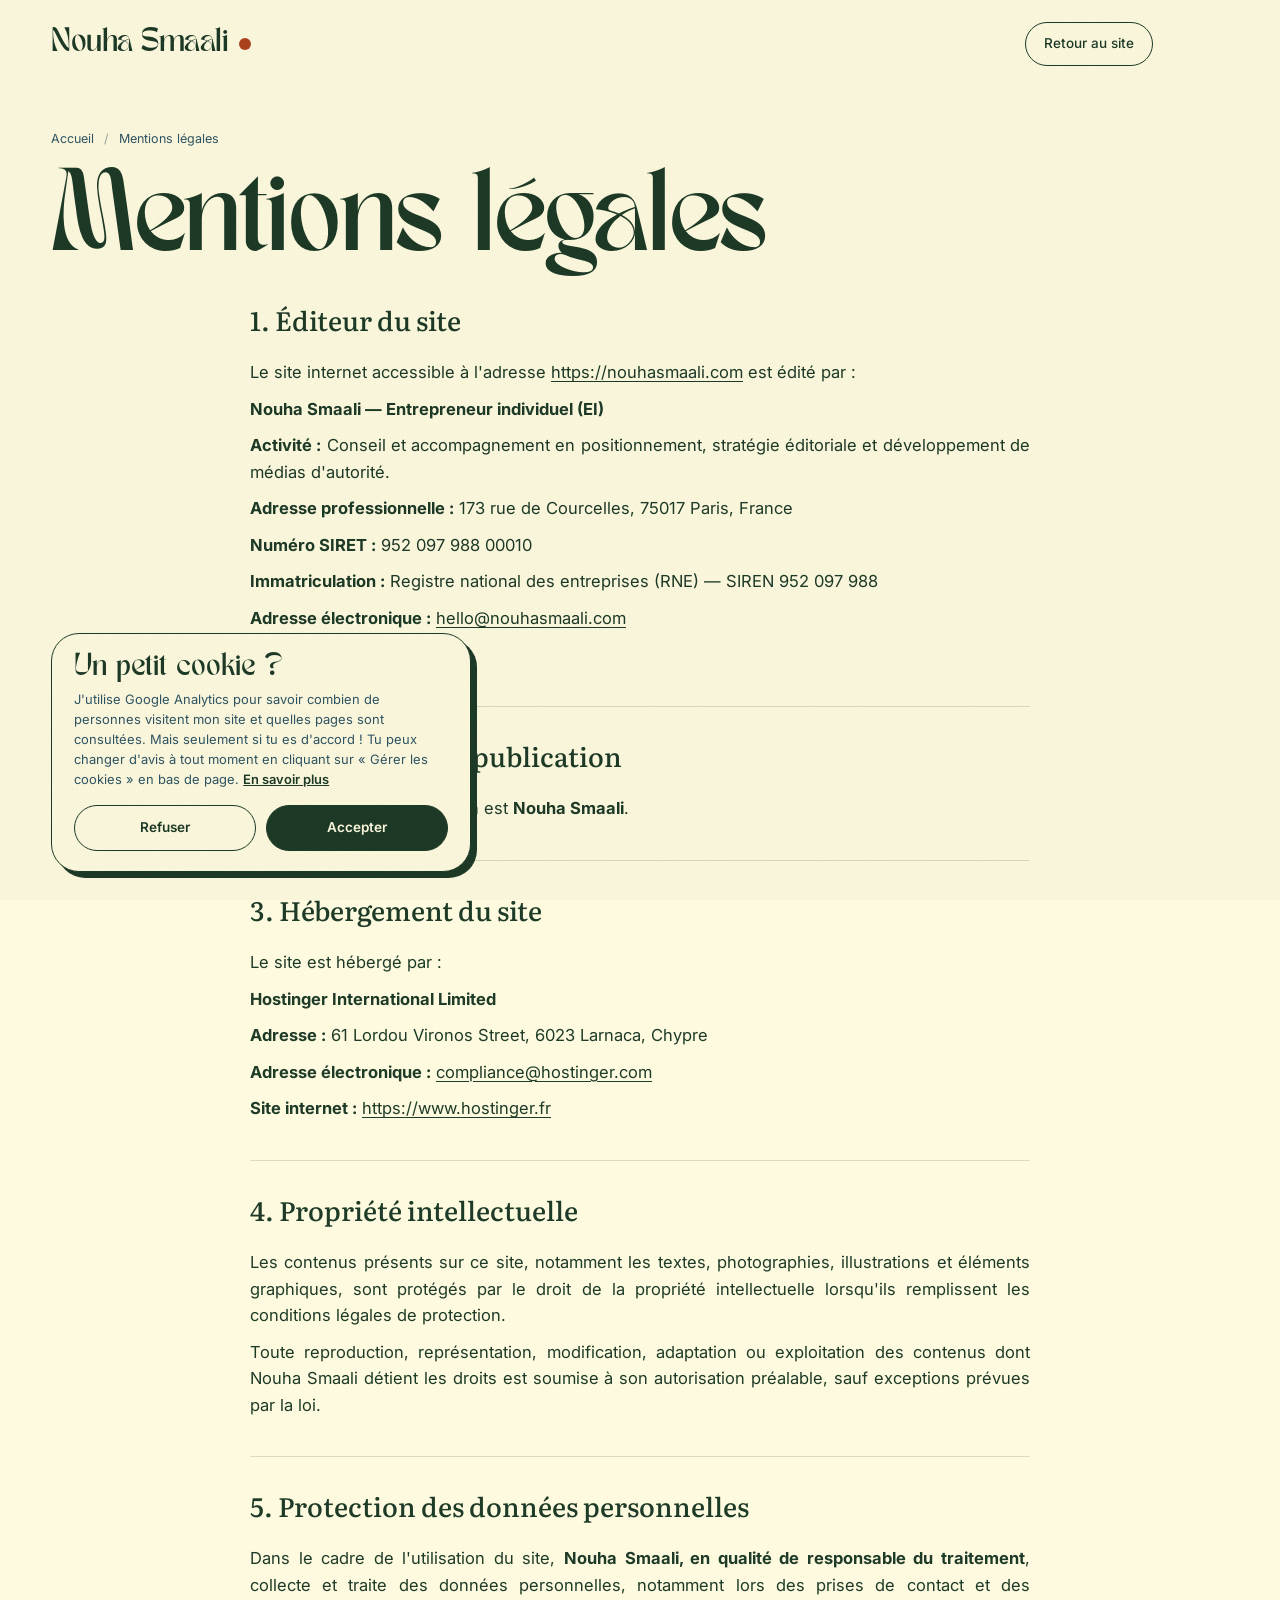
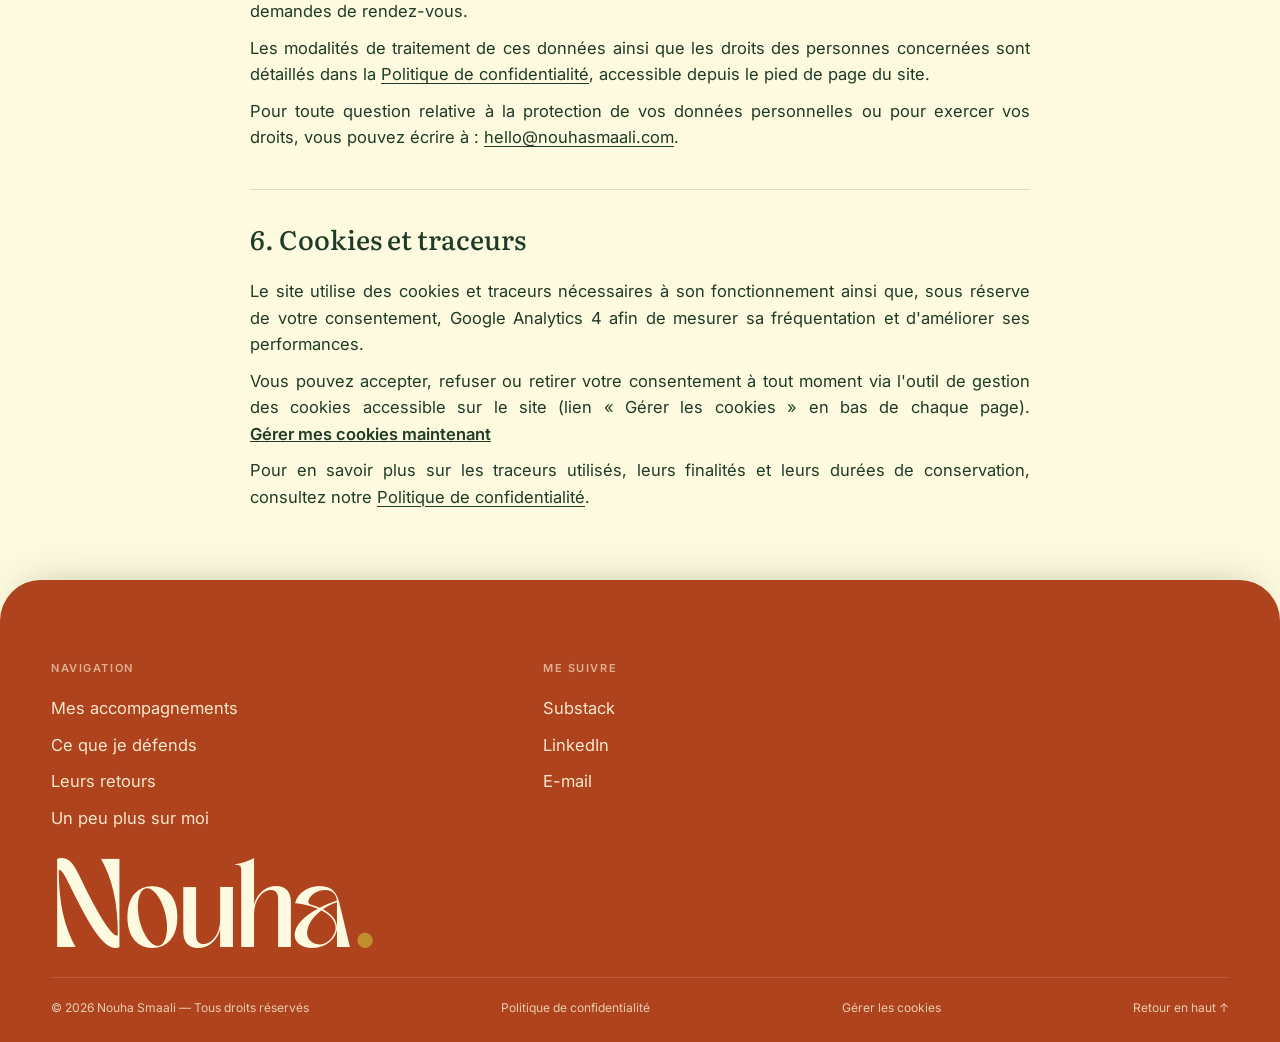
<file: mentions-legales.html>
<!doctype html>
<html lang="fr">
<head>
  <meta charset="utf-8">
  <meta name="viewport" content="width=device-width, initial-scale=1">
  <title>Mentions légales — Nouha Smaali</title>
  <meta name="description" content="Mentions légales du site de Nouha Smaali.">
  <link rel="canonical" href="https://nouhasmaali.com/mentions-legales.html">
  <meta property="og:title" content="Mentions l&#233;gales — Nouha Smaali">
  <meta property="og:description" content="Mentions l&#233;gales du site de Nouha Smaali.">
  <meta property="og:type" content="website">
  <meta property="og:site_name" content="Nouha Smaali">
  <meta property="og:locale" content="fr_FR">
  <meta property="og:url" content="https://nouhasmaali.com/mentions-legales.html">
  <meta property="og:image" content="https://nouhasmaali.com/assets/img/poster-2.webp">
  <meta property="og:image:type" content="image/webp">
  <meta property="og:image:width" content="1408">
  <meta property="og:image:height" content="736">
  <meta property="og:image:alt" content="Portrait de Nouha Smaali">
  <meta name="twitter:card" content="summary_large_image">
  <meta name="twitter:title" content="Mentions l&#233;gales — Nouha Smaali">
  <meta name="twitter:description" content="Mentions l&#233;gales du site de Nouha Smaali.">
  <meta name="twitter:image" content="https://nouhasmaali.com/assets/img/poster-2.webp">
  <meta name="twitter:image:alt" content="Portrait de Nouha Smaali">
  <meta name="theme-color" content="#fefae0">
  <link rel="icon" href="assets/img/favicon.png" type="image/png" sizes="64x64">
  <link rel="apple-touch-icon" href="assets/img/apple-touch-icon.png">
  <link rel="preconnect" href="https://fonts.googleapis.com">
  <link rel="preconnect" href="https://fonts.gstatic.com" crossorigin>
  <link rel="stylesheet" href="https://fonts.googleapis.com/css2?family=Inter:wght@400;500;600&family=Literata:ital,opsz,wght@0,7..72,400;0,7..72,500;1,7..72,400;1,7..72,500;1,7..72,700&display=swap">
  <link rel="preload" href="assets/fonts/tan-meringue.woff2" as="font" type="font/woff2" crossorigin>
  <link rel="stylesheet" href="assets/css/style.css">
</head>
<body id="top">
  <a class="skip-link" href="#contenu">Aller au contenu</a>

  <header class="site-header">
    <div class="container">
      <a class="logo" href="index.html" aria-label="Nouha Smaali — accueil">Nouha Smaali <span class="logo__dot" aria-hidden="true"></span></a>
      <a class="header-cta" href="index.html">Retour au site</a>
    </div>
  </header>

  <main id="contenu">
    <section class="legal-page" aria-labelledby="page-title">
      <div class="container">
        <ol class="breadcrumb" aria-label="Fil d'Ariane">
          <li><a href="index.html">Accueil</a></li>
          <li aria-current="page">Mentions légales</li>
        </ol>
        <h1 class="section-title legal-page__title" id="page-title">Mentions légales</h1>

        <div class="legal-page__content">
          <section aria-labelledby="legal-editor">
            <h2 id="legal-editor">1. Éditeur du site</h2>
            <p>Le site internet accessible à l'adresse <a href="https://nouhasmaali.com">https://nouhasmaali.com</a> est édité par :</p>
            <p><strong>Nouha Smaali — Entrepreneur individuel (EI)</strong></p>
            <p><strong>Activité :</strong> Conseil et accompagnement en positionnement, stratégie éditoriale et développement de médias d'autorité.</p>
            <p><strong>Adresse professionnelle :</strong> 173 rue de Courcelles, 75017 Paris, France</p>
            <p><strong>Numéro SIRET :</strong> 952 097 988 00010</p>
            <p><strong>Immatriculation :</strong> Registre national des entreprises (RNE) — SIREN 952 097 988</p>
            <p><strong>Adresse électronique :</strong> <a href="mailto:hello@nouhasmaali.com">hello@nouhasmaali.com</a></p>
            <p><strong>Téléphone :</strong> <a href="tel:+33754211115">07&nbsp;54&nbsp;21&nbsp;11&nbsp;15</a></p>
          </section>

          <section aria-labelledby="legal-publication">
            <h2 id="legal-publication">2. Direction de la publication</h2>
            <p>La directrice de la publication est <strong>Nouha Smaali</strong>.</p>
          </section>

          <section aria-labelledby="legal-host">
            <h2 id="legal-host">3. Hébergement du site</h2>
            <p>Le site est hébergé par :</p>
            <p><strong>Hostinger International Limited</strong></p>
            <p><strong>Adresse :</strong> 61 Lordou Vironos Street, 6023 Larnaca, Chypre</p>
            <p><strong>Adresse électronique :</strong> <a href="mailto:compliance@hostinger.com">compliance@hostinger.com</a></p>
            <p><strong>Site internet :</strong> <a href="https://www.hostinger.fr" target="_blank" rel="noopener noreferrer">https://www.hostinger.fr</a></p>
          </section>

          <section aria-labelledby="legal-ip">
            <h2 id="legal-ip">4. Propriété intellectuelle</h2>
            <p>Les contenus présents sur ce site, notamment les textes, photographies, illustrations et éléments graphiques, sont protégés par le droit de la propriété intellectuelle lorsqu'ils remplissent les conditions légales de protection.</p>
            <p>Toute reproduction, représentation, modification, adaptation ou exploitation des contenus dont Nouha Smaali détient les droits est soumise à son autorisation préalable, sauf exceptions prévues par la loi.</p>
          </section>

          <section aria-labelledby="legal-data">
            <h2 id="legal-data">5. Protection des données personnelles</h2>
            <p>Dans le cadre de l'utilisation du site, <strong>Nouha Smaali, en qualité de responsable du traitement</strong>, collecte et traite des données personnelles, notamment lors des prises de contact et des demandes de rendez-vous.</p>
            <p>Les modalités de traitement de ces données ainsi que les droits des personnes concernées sont détaillés dans la <a href="politique-confidentialite.html">Politique de confidentialité</a>, accessible depuis le pied de page du site.</p>
            <p>Pour toute question relative à la protection de vos données personnelles ou pour exercer vos droits, vous pouvez écrire à : <a href="mailto:hello@nouhasmaali.com">hello@nouhasmaali.com</a>.</p>
          </section>

          <section aria-labelledby="legal-cookies">
            <h2 id="legal-cookies">6. Cookies et traceurs</h2>
            <p>Le site utilise des cookies et traceurs nécessaires à son fonctionnement ainsi que, sous réserve de votre consentement, Google Analytics 4 afin de mesurer sa fréquentation et d'améliorer ses performances.</p>
            <p>Vous pouvez accepter, refuser ou retirer votre consentement à tout moment via l'outil de gestion des cookies accessible sur le site (lien « Gérer les cookies » en bas de chaque page). <button type="button" class="link-button" data-cookie-settings>Gérer mes cookies maintenant</button></p>
            <p>Pour en savoir plus sur les traceurs utilisés, leurs finalités et leurs durées de conservation, consultez notre <a href="politique-confidentialite.html#privacy-cookies">Politique de confidentialité</a>.</p>
          </section>
        </div>
      </div>
    </section>
  </main>

  <footer class="site-footer">
    <div class="container">
      <div class="footer__grid">
        <div class="footer__col">
          <h2>Navigation</h2>
          <ul>
            <li><a href="index.html#accompagnements">Mes accompagnements</a></li>
            <li><a href="index.html#vision">Ce que je défends</a></li>
            <li><a href="index.html#retours">Leurs retours</a></li>
            <li><a href="a-propos.html">Un peu plus sur moi</a></li>
          </ul>
        </div>
        <div class="footer__col">
          <h2>Me suivre</h2>
          <ul>
            <li><a href="https://substack.com/@nouhasmaali" target="_blank" rel="noopener">Substack</a></li>
            <li><a href="https://www.linkedin.com/in/nouha-smaali/" target="_blank" rel="noopener">LinkedIn</a></li>
            <li><a href="mailto:hello@nouhasmaali.com">E-mail</a></li>
          </ul>
        </div>
      </div>
      <p class="footer__word" aria-hidden="true">Nouha<span>.</span></p>
      <div class="footer__bottom">
        <span>© <span data-year>2026</span> Nouha Smaali — Tous droits réservés</span>
        <a href="politique-confidentialite.html">Politique de confidentialité</a>
        <button type="button" class="footer__cookies" data-cookie-settings>Gérer les cookies</button>
        <a href="#top">Retour en haut ↑</a>
      </div>
    </div>
  </footer>
  <script src="assets/js/consent.js" defer></script>
  <script src="assets/js/main.js" defer></script>
</body>
</html>
</file>
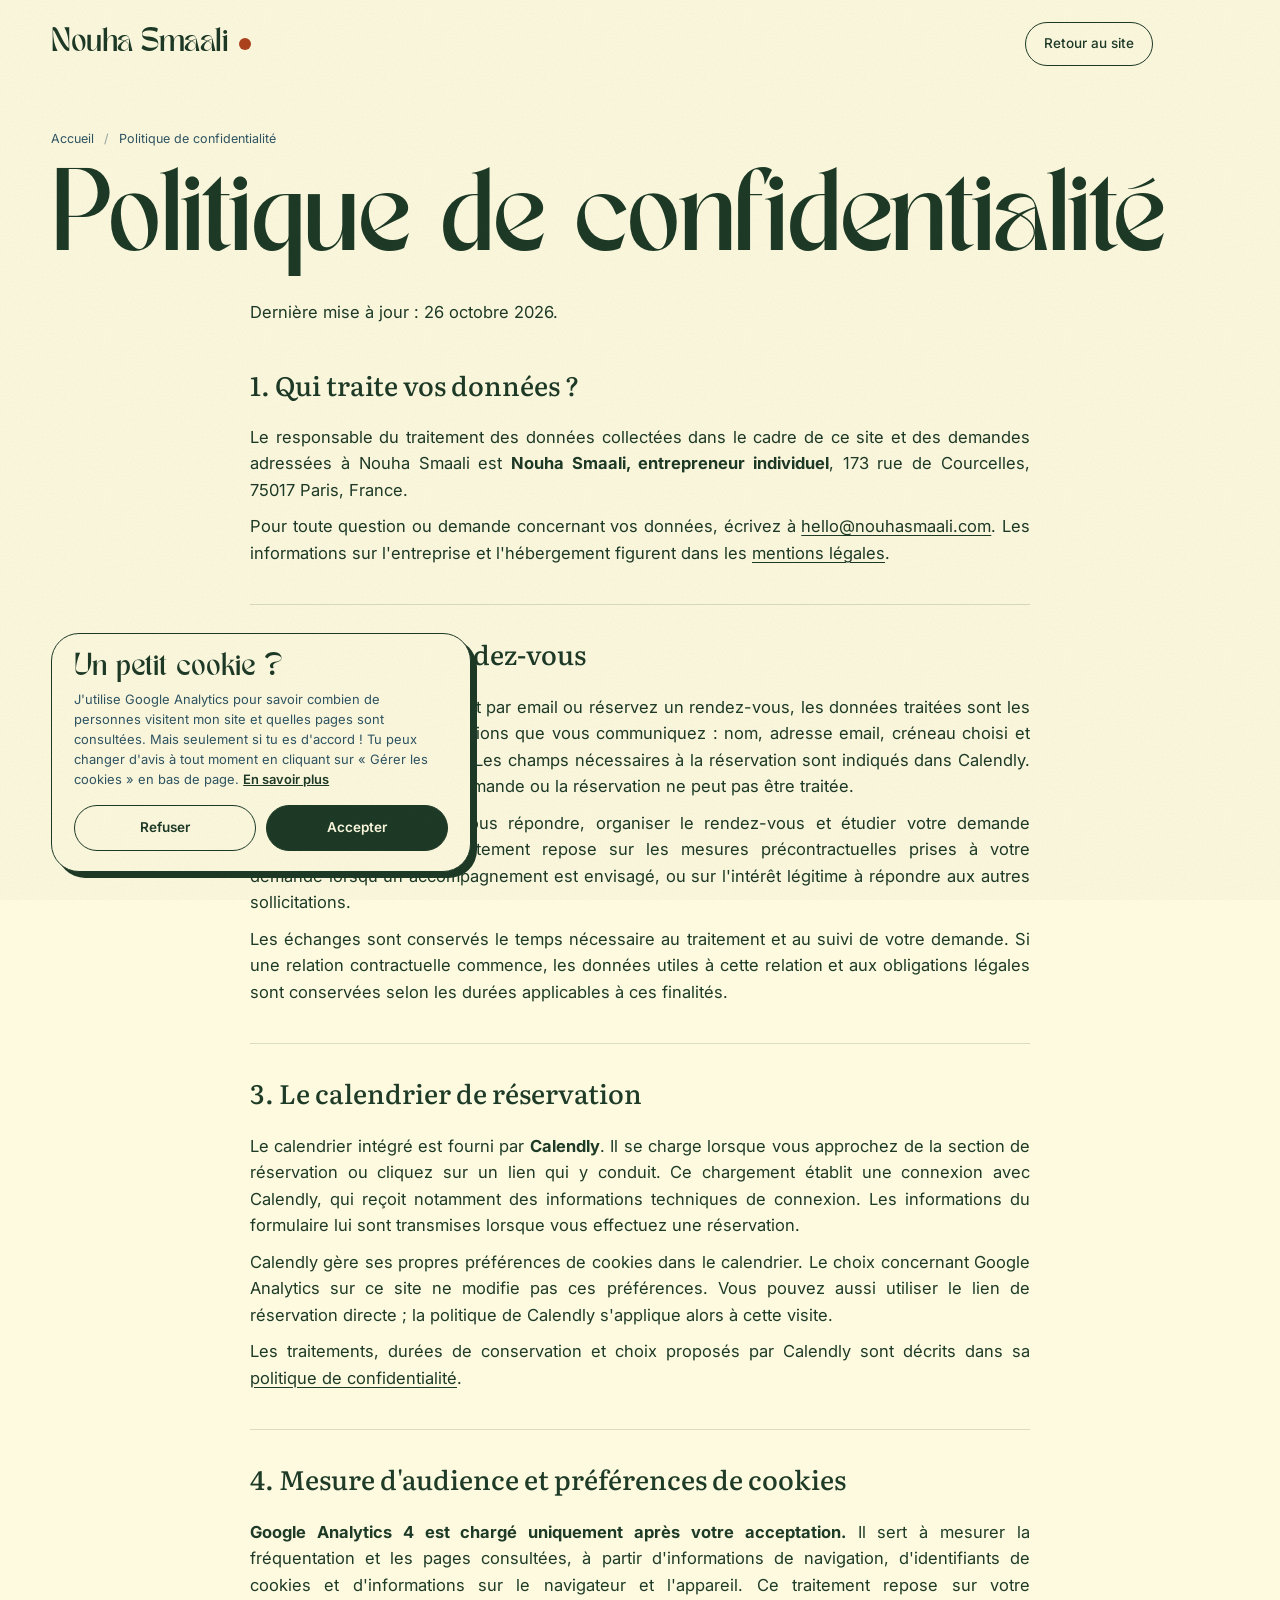
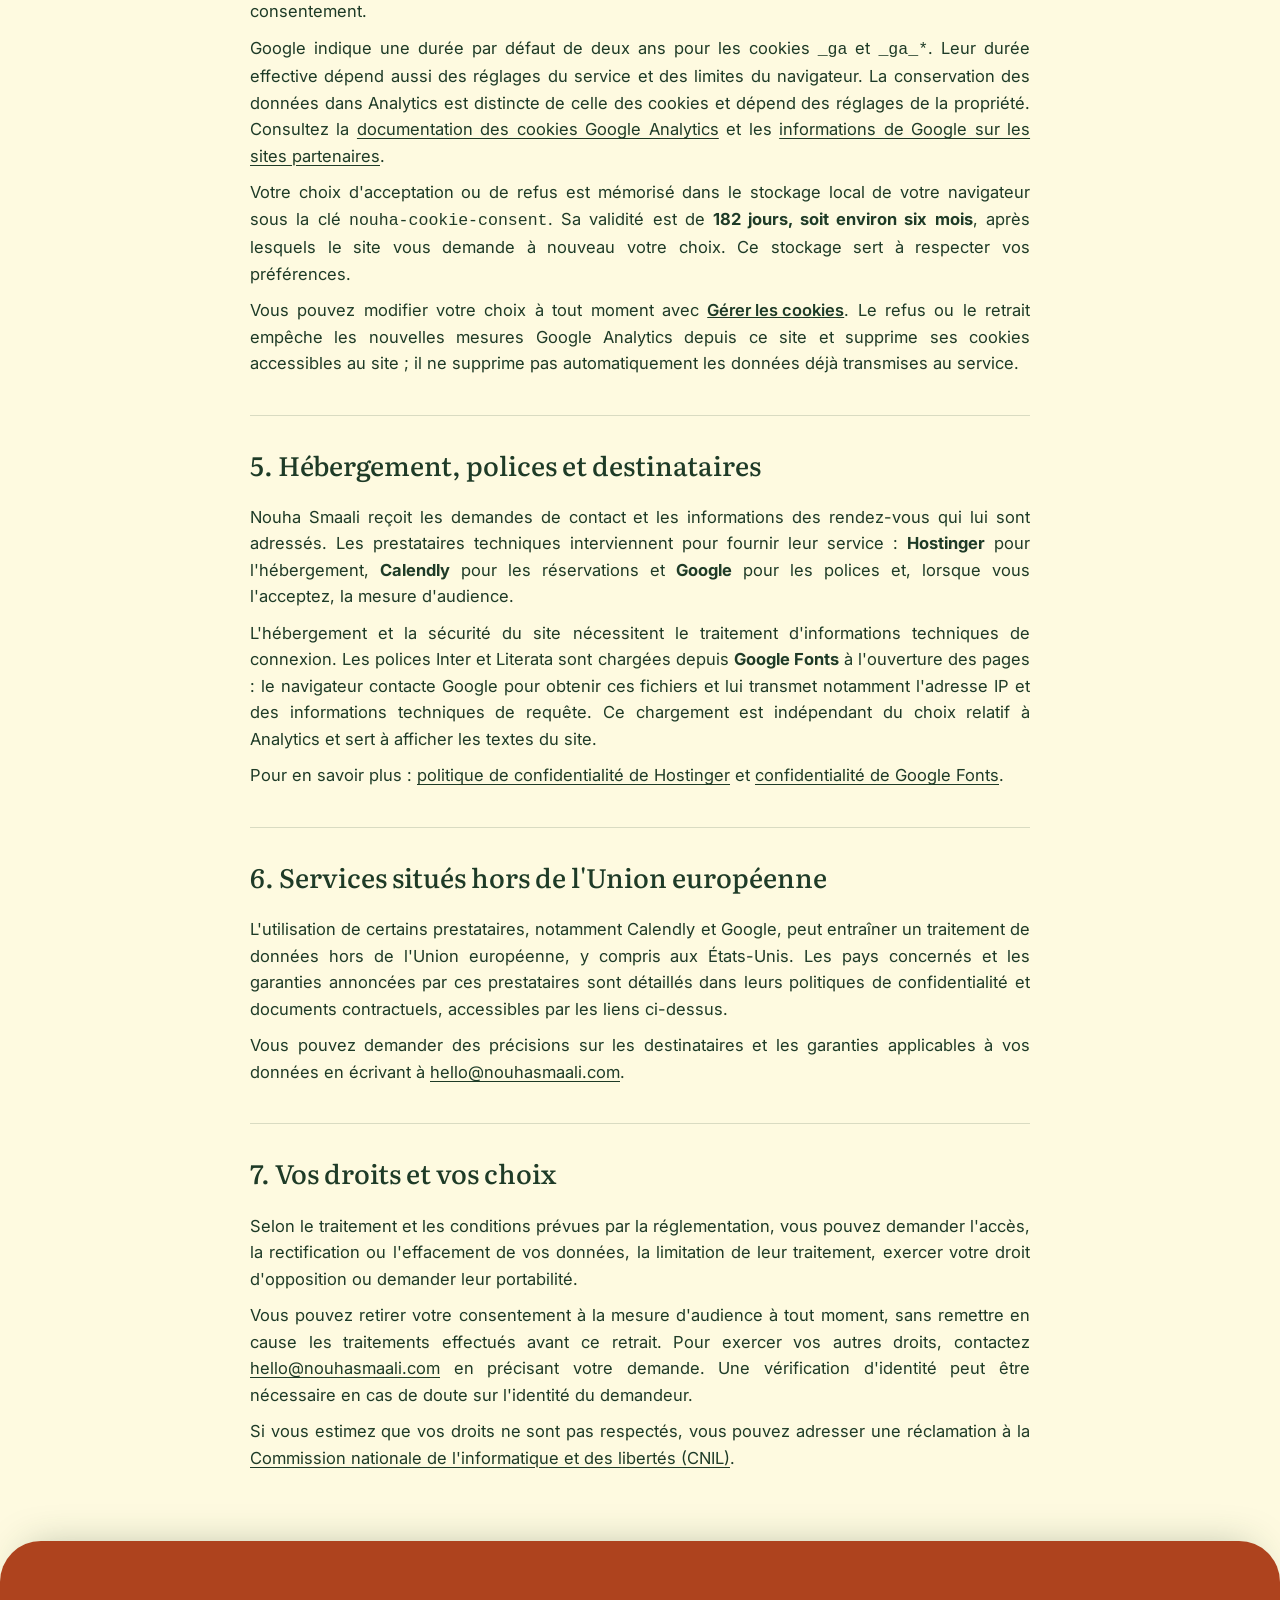
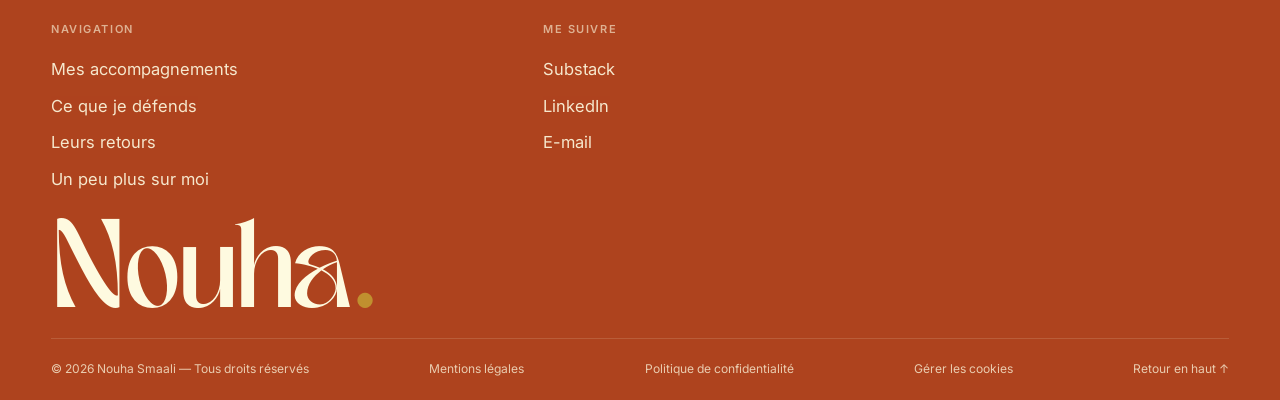
<file: politique-confidentialite.html>
<!doctype html>
<html lang="fr">
<head>
  <meta charset="utf-8">
  <meta name="viewport" content="width=device-width, initial-scale=1">
  <title>Politique de confidentialité — Nouha Smaali</title>
  <meta name="description" content="Données personnelles, prise de rendez-vous, Google Analytics et cookies : découvrez les services utilisés sur nouhasmaali.com et comment exercer vos droits.">
  <link rel="canonical" href="https://nouhasmaali.com/politique-confidentialite.html">
  <meta property="og:title" content="Politique de confidentialit&#233; — Nouha Smaali">
  <meta property="og:description" content="Donn&#233;es personnelles, prise de rendez-vous, Google Analytics et cookies : d&#233;couvrez les services utilis&#233;s sur nouhasmaali.com et comment exercer vos droits.">
  <meta property="og:type" content="website">
  <meta property="og:site_name" content="Nouha Smaali">
  <meta property="og:locale" content="fr_FR">
  <meta property="og:url" content="https://nouhasmaali.com/politique-confidentialite.html">
  <meta property="og:image" content="https://nouhasmaali.com/assets/img/poster-2.webp">
  <meta property="og:image:type" content="image/webp">
  <meta property="og:image:width" content="1408">
  <meta property="og:image:height" content="736">
  <meta property="og:image:alt" content="Portrait de Nouha Smaali">
  <meta name="twitter:card" content="summary_large_image">
  <meta name="twitter:title" content="Politique de confidentialit&#233; — Nouha Smaali">
  <meta name="twitter:description" content="Donn&#233;es personnelles, prise de rendez-vous, Google Analytics et cookies : d&#233;couvrez les services utilis&#233;s sur nouhasmaali.com et comment exercer vos droits.">
  <meta name="twitter:image" content="https://nouhasmaali.com/assets/img/poster-2.webp">
  <meta name="twitter:image:alt" content="Portrait de Nouha Smaali">
  <meta name="theme-color" content="#fefae0">
  <link rel="icon" href="assets/img/favicon.png" type="image/png" sizes="64x64">
  <link rel="apple-touch-icon" href="assets/img/apple-touch-icon.png">
  <link rel="preconnect" href="https://fonts.googleapis.com">
  <link rel="preconnect" href="https://fonts.gstatic.com" crossorigin>
  <link rel="stylesheet" href="https://fonts.googleapis.com/css2?family=Inter:wght@400;500;600&amp;family=Literata:ital,opsz,wght@0,7..72,400;0,7..72,500;1,7..72,400;1,7..72,500;1,7..72,700&amp;display=swap">
  <link rel="preload" href="assets/fonts/tan-meringue.woff2" as="font" type="font/woff2" crossorigin>
  <link rel="stylesheet" href="assets/css/style.css">
</head>
<body id="top">
  <a class="skip-link" href="#contenu">Aller au contenu</a>

  <header class="site-header">
    <div class="container">
      <a class="logo" href="index.html" aria-label="Nouha Smaali — accueil">Nouha Smaali <span class="logo__dot" aria-hidden="true"></span></a>
      <a class="header-cta" href="index.html">Retour au site</a>
    </div>
  </header>

  <main id="contenu">
    <section class="legal-page" aria-labelledby="page-title">
      <div class="container">
        <ol class="breadcrumb" aria-label="Fil d'Ariane">
          <li><a href="index.html">Accueil</a></li>
          <li aria-current="page">Politique de confidentialité</li>
        </ol>
        <h1 class="section-title legal-page__title" id="page-title">Politique de confidentialité</h1>

        <div class="legal-page__content">
          <p>Dernière mise à jour : <time datetime="2026-10-26">26 octobre 2026</time>.</p>

          <section aria-labelledby="privacy-controller">
            <h2 id="privacy-controller">1. Qui traite vos données ?</h2>
            <p>Le responsable du traitement des données collectées dans le cadre de ce site et des demandes adressées à Nouha Smaali est <strong>Nouha Smaali, entrepreneur individuel</strong>, 173 rue de Courcelles, 75017 Paris, France.</p>
            <p>Pour toute question ou demande concernant vos données, écrivez à <a href="mailto:hello@nouhasmaali.com">hello@nouhasmaali.com</a>. Les informations sur l'entreprise et l'hébergement figurent dans les <a href="mentions-legales.html">mentions légales</a>.</p>
          </section>

          <section aria-labelledby="privacy-contact">
            <h2 id="privacy-contact">2. Contacts et rendez-vous</h2>
            <p>Lorsque vous prenez contact par email ou réservez un rendez-vous, les données traitées sont les coordonnées et les informations que vous communiquez : nom, adresse email, créneau choisi et contenu de votre demande. Les champs nécessaires à la réservation sont indiqués dans Calendly. Sans ces informations, la demande ou la réservation ne peut pas être traitée.</p>
            <p>Ces données servent à vous répondre, organiser le rendez-vous et étudier votre demande d'accompagnement. Le traitement repose sur les mesures précontractuelles prises à votre demande lorsqu'un accompagnement est envisagé, ou sur l'intérêt légitime à répondre aux autres sollicitations.</p>
            <p>Les échanges sont conservés le temps nécessaire au traitement et au suivi de votre demande. Si une relation contractuelle commence, les données utiles à cette relation et aux obligations légales sont conservées selon les durées applicables à ces finalités.</p>
          </section>

          <section aria-labelledby="privacy-calendly">
            <h2 id="privacy-calendly">3. Le calendrier de réservation</h2>
            <p>Le calendrier intégré est fourni par <strong>Calendly</strong>. Il se charge lorsque vous approchez de la section de réservation ou cliquez sur un lien qui y conduit. Ce chargement établit une connexion avec Calendly, qui reçoit notamment des informations techniques de connexion. Les informations du formulaire lui sont transmises lorsque vous effectuez une réservation.</p>
            <p>Calendly gère ses propres préférences de cookies dans le calendrier. Le choix concernant Google Analytics sur ce site ne modifie pas ces préférences. Vous pouvez aussi utiliser le lien de réservation directe ; la politique de Calendly s'applique alors à cette visite.</p>
            <p>Les traitements, durées de conservation et choix proposés par Calendly sont décrits dans sa <a href="https://calendly.com/legal/privacy-notice" target="_blank" rel="noopener noreferrer">politique de confidentialité</a>.</p>
          </section>

          <section aria-labelledby="privacy-cookies">
            <h2 id="privacy-cookies">4. Mesure d'audience et préférences de cookies</h2>
            <p><strong>Google Analytics 4 est chargé uniquement après votre acceptation.</strong> Il sert à mesurer la fréquentation et les pages consultées, à partir d'informations de navigation, d'identifiants de cookies et d'informations sur le navigateur et l'appareil. Ce traitement repose sur votre consentement.</p>
            <p>Google indique une durée par défaut de deux ans pour les cookies <code>_ga</code> et <code>_ga_*</code>. Leur durée effective dépend aussi des réglages du service et des limites du navigateur. La conservation des données dans Analytics est distincte de celle des cookies et dépend des réglages de la propriété. Consultez la <a href="https://support.google.com/analytics/answer/11397207?hl=fr" target="_blank" rel="noopener noreferrer">documentation des cookies Google Analytics</a> et les <a href="https://policies.google.com/technologies/partner-sites?hl=fr" target="_blank" rel="noopener noreferrer">informations de Google sur les sites partenaires</a>.</p>
            <p>Votre choix d'acceptation ou de refus est mémorisé dans le stockage local de votre navigateur sous la clé <code>nouha-cookie-consent</code>. Sa validité est de <strong>182 jours, soit environ six mois</strong>, après lesquels le site vous demande à nouveau votre choix. Ce stockage sert à respecter vos préférences.</p>
            <p>Vous pouvez modifier votre choix à tout moment avec <button type="button" class="link-button" data-cookie-settings>Gérer les cookies</button>. Le refus ou le retrait empêche les nouvelles mesures Google Analytics depuis ce site et supprime ses cookies accessibles au site ; il ne supprime pas automatiquement les données déjà transmises au service.</p>
          </section>

          <section aria-labelledby="privacy-providers">
            <h2 id="privacy-providers">5. Hébergement, polices et destinataires</h2>
            <p>Nouha Smaali reçoit les demandes de contact et les informations des rendez-vous qui lui sont adressés. Les prestataires techniques interviennent pour fournir leur service : <strong>Hostinger</strong> pour l'hébergement, <strong>Calendly</strong> pour les réservations et <strong>Google</strong> pour les polices et, lorsque vous l'acceptez, la mesure d'audience.</p>
            <p>L'hébergement et la sécurité du site nécessitent le traitement d'informations techniques de connexion. Les polices Inter et Literata sont chargées depuis <strong>Google Fonts</strong> à l'ouverture des pages : le navigateur contacte Google pour obtenir ces fichiers et lui transmet notamment l'adresse IP et des informations techniques de requête. Ce chargement est indépendant du choix relatif à Analytics et sert à afficher les textes du site.</p>
            <p>Pour en savoir plus : <a href="https://www.hostinger.com/legal/privacy-policy" target="_blank" rel="noopener noreferrer">politique de confidentialité de Hostinger</a> et <a href="https://developers.google.com/fonts/faq/privacy" target="_blank" rel="noopener noreferrer">confidentialité de Google Fonts</a>.</p>
          </section>

          <section aria-labelledby="privacy-transfers">
            <h2 id="privacy-transfers">6. Services situés hors de l'Union européenne</h2>
            <p>L'utilisation de certains prestataires, notamment Calendly et Google, peut entraîner un traitement de données hors de l'Union européenne, y compris aux États-Unis. Les pays concernés et les garanties annoncées par ces prestataires sont détaillés dans leurs politiques de confidentialité et documents contractuels, accessibles par les liens ci-dessus.</p>
            <p>Vous pouvez demander des précisions sur les destinataires et les garanties applicables à vos données en écrivant à <a href="mailto:hello@nouhasmaali.com">hello@nouhasmaali.com</a>.</p>
          </section>

          <section aria-labelledby="privacy-rights">
            <h2 id="privacy-rights">7. Vos droits et vos choix</h2>
            <p>Selon le traitement et les conditions prévues par la réglementation, vous pouvez demander l'accès, la rectification ou l'effacement de vos données, la limitation de leur traitement, exercer votre droit d'opposition ou demander leur portabilité.</p>
            <p>Vous pouvez retirer votre consentement à la mesure d'audience à tout moment, sans remettre en cause les traitements effectués avant ce retrait. Pour exercer vos autres droits, contactez <a href="mailto:hello@nouhasmaali.com">hello@nouhasmaali.com</a> en précisant votre demande. Une vérification d'identité peut être nécessaire en cas de doute sur l'identité du demandeur.</p>
            <p>Si vous estimez que vos droits ne sont pas respectés, vous pouvez adresser une réclamation à la <a href="https://www.cnil.fr/fr/adresser-une-plainte" target="_blank" rel="noopener noreferrer">Commission nationale de l'informatique et des libertés (CNIL)</a>.</p>
          </section>
        </div>
      </div>
    </section>
  </main>

  <footer class="site-footer">
    <div class="container">
      <div class="footer__grid">
        <div class="footer__col">
          <h2>Navigation</h2>
          <ul>
            <li><a href="index.html#accompagnements">Mes accompagnements</a></li>
            <li><a href="index.html#vision">Ce que je défends</a></li>
            <li><a href="index.html#retours">Leurs retours</a></li>
            <li><a href="a-propos.html">Un peu plus sur moi</a></li>
          </ul>
        </div>
        <div class="footer__col">
          <h2>Me suivre</h2>
          <ul>
            <li><a href="https://substack.com/@nouhasmaali" target="_blank" rel="noopener">Substack</a></li>
            <li><a href="https://www.linkedin.com/in/nouha-smaali/" target="_blank" rel="noopener">LinkedIn</a></li>
            <li><a href="mailto:hello@nouhasmaali.com">E-mail</a></li>
          </ul>
        </div>
      </div>
      <p class="footer__word" aria-hidden="true">Nouha<span>.</span></p>
      <div class="footer__bottom">
        <span>© <span data-year>2026</span> Nouha Smaali — Tous droits réservés</span>
        <a href="mentions-legales.html">Mentions légales</a>
        <a href="politique-confidentialite.html" aria-current="page">Politique de confidentialité</a>
        <button type="button" class="footer__cookies" data-cookie-settings>Gérer les cookies</button>
        <a href="#top">Retour en haut ↑</a>
      </div>
    </div>
  </footer>
  <script src="assets/js/consent.js" defer></script>
  <script src="assets/js/main.js" defer></script>
</body>
</html>
</file>
<file: assets/css/style.css>
/* ==========================================================================
   Nouha Smaali — Stratégie éditoriale & Substack
   Typographie :
   - TAN Meringue → accent / signature (grands titres, mots mis en avant)
   - Literata     → éditorial (titres secondaires, citations, introductions)
   - Inter        → fonctionnel (texte courant, navigation, boutons, légendes)
   ========================================================================== */

/* TAN Meringue (police commerciale, auto-hébergée : voir assets/fonts/README.md) */
@font-face {
  font-family: "TAN Meringue";
  src: url("../fonts/tan-meringue.woff2") format("woff2");
  font-weight: 200;
  font-style: normal;
  font-display: swap;
}

:root {
  --forest: #1e3b27;
  --forest-tint: #e4ece4;
  --cream: #fefae0;
  --cream-raised: #fffdf3;
  --terracotta: #ae431e;
  --terracotta-tint: #f7e2d6;
  --slate: #2f5563;
  --slate-tint: #e1e9ec;
  --ochre: #c0902f;
  --ochre-tint: #f3e7c6;
  --sun: #d7a54c;

  --paper: var(--cream);
  --paper-2: var(--forest-tint);
  --card: var(--cream-raised);
  --ink: var(--forest);
  --ink-2: var(--slate);
  --line: rgba(30, 59, 39, 0.16);
  --accent: var(--terracotta);
  --accent-ink: var(--cream);
  --accent-on-dark: var(--terracotta-tint);
  --blush: var(--terracotta-tint);
  --butter: var(--ochre-tint);
  --sage: var(--forest-tint);
  --lilac: var(--slate-tint);

  --font-accent: "TAN Meringue", Georgia, serif;
  --font-editorial: "Literata", Georgia, "Times New Roman", serif;
  --font-body: "Inter", system-ui, -apple-system, "Segoe UI", Roboto, sans-serif;

  --gutter: clamp(16px, 4vw, 56px);
  --space-section: clamp(56px, 7vw, 104px);
  --space-page-top: clamp(24px, 3.2vw, 48px);
  --space-page-bottom: clamp(32px, 4.5vw, 64px);
  --maxw: 1360px;
  --radius: 28px;
  --radius-lg: 40px;
  --ease: cubic-bezier(0.22, 1, 0.36, 1);
  --shadow-hard: 6px 6px 0 var(--ink);
  --header-h: 88px;
  --sheet-r: clamp(24px, 3.2vw, 52px); /* arrondi des sections « feuilles » */
}

/* ---------- Reset ---------- */
*, *::before, *::after { box-sizing: border-box; }
* { margin: 0; }
html { font-size: 92%; -webkit-text-size-adjust: 100%; scroll-behavior: smooth; }
body {
  background: var(--paper);
  color: var(--ink);
  font-family: var(--font-body);
  font-size: calc(clamp(16px, 0.35vw + 15px, 18px) * 0.92);
  line-height: 1.6;
  -webkit-font-smoothing: antialiased;
  text-rendering: optimizeLegibility;
  overflow-x: hidden;
  overflow-x: clip;
  overflow-wrap: normal;
  word-break: normal;
  hyphens: none;
}
img, svg, video { display: block; max-width: 100%; }
button { font: inherit; color: inherit; background: none; border: 0; cursor: pointer; }
a { color: inherit; }
ul[role="list"], ol[role="list"] { list-style: none; padding: 0; }
:focus-visible { outline: 2px solid var(--accent); outline-offset: 4px; border-radius: 6px; }
::selection { background: var(--accent); color: var(--paper); }

/* Grain papier, très léger */
body::before {
  content: "";
  position: fixed;
  inset: 0;
  z-index: 100;
  pointer-events: none;
  opacity: 0.07;
  background-image: url("data:image/svg+xml;utf8,<svg xmlns='http://www.w3.org/2000/svg' width='160' height='160'><filter id='n'><feTurbulence type='fractalNoise' baseFrequency='.9' numOctaves='3' stitchTiles='stitch'/><feColorMatrix values='0 0 0 0 0  0 0 0 0 0  0 0 0 0 0  0 0 0 .55 0'/></filter><rect width='100%' height='100%' filter='url(%23n)'/></svg>");
}

.sr-only {
  position: absolute; width: 1px; height: 1px; padding: 0; margin: -1px;
  overflow: hidden; clip: rect(0 0 0 0); white-space: nowrap; border: 0;
}
.skip-link {
  position: absolute; left: 16px; top: -60px; z-index: 200;
  background: var(--ink); color: var(--paper); padding: 10px 16px; border-radius: 999px;
  text-decoration: none; font-weight: 500;
}
.skip-link:focus { top: 16px; }

section[id] { scroll-margin-top: 24px; }

/* ---------- Layout ---------- */
.container {
  width: 100%;
  max-width: calc(var(--maxw) + var(--gutter) * 2);
  margin-inline: auto;
  padding-inline: var(--gutter);
}
.section { padding-block: var(--space-section); position: relative; overflow-x: clip; }

/* ---------- Typographie ---------- */
.hl { color: var(--accent); }

.eyebrow {
  display: inline-flex;
  align-items: center;
  gap: 12px;
  font-family: var(--font-body);
  font-size: 0.95rem;
  font-weight: 600;
  letter-spacing: 0.12em;
  text-transform: uppercase;
}
.eyebrow::before {
  content: "";
  width: 28px; height: 1.5px; background: currentColor;
}

#about-title .line:first-child {
  line-height: 0.9;
}
#about-title {
  font-size: calc(clamp(3rem, 7vw, 7rem) * 0.92);
  line-height: 1.2;
}
.section-title {
  font-family: var(--font-accent);
  font-weight: 700;
  font-synthesis: none;
  font-variation-settings: "SOFT" 100, "WONK" 1;
  font-size: calc(clamp(2.75rem, 7.5vw, 7.5rem) * 0.92);
  line-height: 0.92;
  letter-spacing: -0.025em;
}
.section-title em {
  font-family: var(--font-editorial);
  font-style: italic;
  font-weight: 400;
  letter-spacing: -0.03em;
}
/* ---------- Doodles (éléments dessinés) ---------- */
.doodle {
  position: absolute;
  pointer-events: none;
  fill: none;
  stroke: currentColor;
  stroke-width: 2.2;
  stroke-linecap: round;
  stroke-linejoin: round;
  overflow: visible;
}
.doodle path {
  stroke-dasharray: 1;
  stroke-dashoffset: 0;
}
.reveal-ready [data-reveal] .doodle path {
  stroke-dashoffset: 1;
  transition: stroke-dashoffset 1.4s var(--ease) 0.35s;
}
.reveal-ready .is-visible .doodle path { stroke-dashoffset: 0; }
@keyframes spin { to { transform: rotate(360deg); } }
.float { animation: float 6s ease-in-out infinite; }
@keyframes float { 50% { transform: translateY(-10px) rotate(4deg); } }

/* ---------- Reveal on scroll ---------- */
.reveal-ready [data-reveal] {
  opacity: 0;
  transform: translateY(28px);
  transition: opacity 0.9s var(--ease), transform 0.9s var(--ease);
  transition-delay: var(--delay, 0s);
}
.reveal-ready [data-reveal].is-visible { opacity: 1; transform: none; }

/* ---------- Boutons ---------- */
.btn {
  --btn-bg: var(--ink);
  --btn-fg: var(--paper);
  --btn-fill: var(--accent);
  position: relative;
  isolation: isolate;
  display: inline-flex;
  align-items: center;
  justify-content: space-between;
  gap: 18px;
  padding: 10px 10px 10px 28px;
  min-height: 60px;
  border-radius: 999px;
  background: var(--btn-bg);
  color: var(--btn-fg);
  border: 1.5px solid var(--ink);
  font-family: var(--font-body);
  font-weight: 600;
  font-size: 1rem;
  letter-spacing: -0.01em;
  text-decoration: none;
  overflow: hidden;
  transition: color 0.4s var(--ease), transform 0.4s var(--ease);
}
.btn::before {
  content: "";
  position: absolute;
  inset: 0;
  z-index: -1;
  background: var(--btn-fill);
  transform: translateX(-101%);
  transition: transform 0.55s var(--ease);
}
.btn:hover::before, .btn:focus-visible::before { transform: none; }
.btn:hover, .btn:focus-visible { color: var(--accent-ink); }
.btn__icon {
  display: grid;
  place-items: center;
  width: 42px; height: 42px;
  border-radius: 50%;
  background: var(--btn-fg);
  color: var(--btn-bg);
  flex: none;
  transition: transform 0.5s var(--ease), background 0.4s, color 0.4s;
}
.btn:hover .btn__icon, .btn:focus-visible .btn__icon {
  transform: rotate(-45deg);
  background: var(--ink);
  color: var(--paper);
}
.btn__icon svg { width: 18px; height: 18px; }

/* ==========================================================================
   Header + burger
   ========================================================================== */
.site-header {
  position: absolute;
  inset: 0 0 auto 0;
  z-index: 50;
  height: var(--header-h);
}
.site-header .container {
  height: 100%;
  display: flex;
  align-items: center;
  justify-content: space-between;
  gap: 16px;
}
.logo {
  font-family: var(--font-accent);
  font-weight: 700;
  font-synthesis: none;
  font-variation-settings: "SOFT" 100, "WONK" 1;
  font-size: 1.6rem;
  letter-spacing: -0.02em;
  text-decoration: none;
  line-height: 1;
  display: inline-flex;
  align-items: center;
  gap: 10px;
}
.logo__dot {
  width: 12px; height: 12px; border-radius: 50%;
  background: var(--accent);
  display: inline-block;
  transition: transform 0.5s var(--ease);
}
.logo:hover .logo__dot { transform: scale(1.6); }
.header-cta {
  margin-right: 76px;
  font-size: 0.92rem;
  font-weight: 500;
  text-decoration: none;
  padding: 10px 18px;
  border: 1.5px solid var(--ink);
  border-radius: 999px;
  transition: background 0.3s, color 0.3s;
}
.header-cta:hover { background: var(--ink); color: var(--paper); }

.burger {
  position: fixed;
  top: calc((var(--header-h) - 60px) / 2);
  right: var(--gutter);
  z-index: 90;
  width: 60px;
  height: 60px;
  border-radius: 50%;
  background: var(--paper);
  border: 1.5px solid var(--ink);
  display: grid;
  place-items: center;
  transition: background 0.4s var(--ease), transform 0.4s var(--ease), border-color 0.4s;
  box-shadow: 0 6px 24px rgba(30, 59, 39, 0.08);
}
.burger:hover { transform: scale(1.06); background: var(--butter); }
.burger__lines { position: relative; width: 22px; height: 18px; }
.burger__lines span {
  position: absolute;
  left: 0;
  width: 100%;
  height: 1.8px;
  border-radius: 2px;
  background: var(--ink);
  transition: transform 0.5s var(--ease), top 0.3s var(--ease), background 0.3s, opacity 0.2s;
}
.burger__lines span:nth-child(1) { top: 0; }
.burger__lines span:nth-child(2) { top: 8px; width: 70%; left: 30%; }
.burger__lines span:nth-child(3) { top: 16px; }
.burger:hover .burger__lines span:nth-child(2) { width: 100%; left: 0; }
.menu-open .burger { background: var(--accent); border-color: var(--paper); }
.menu-open .burger__lines span { background: var(--accent-ink); }
.menu-open .burger__lines span:nth-child(1) { top: 8px; transform: rotate(45deg); }
.menu-open .burger__lines span:nth-child(2) { opacity: 0; transform: scaleX(0); }
.menu-open .burger__lines span:nth-child(3) { top: 8px; transform: rotate(-45deg); }

.page-close {
  position: fixed;
  top: calc(var(--header-h) + 18px);
  right: var(--gutter);
  z-index: 95;
  display: grid;
  place-items: center;
  width: 52px;
  height: 52px;
  border: 1.5px solid var(--ink);
  border-radius: 50%;
  background: var(--paper);
  color: var(--ink);
  box-shadow: 0 8px 20px rgba(30, 59, 39, 0.08);
  transition: transform 0.25s var(--ease), background 0.25s, color 0.25s;
}
.page-close:hover, .page-close:focus-visible {
  transform: translate(-2px, -2px);
  background: var(--ink);
  color: var(--paper);
}
.page-close svg {
  width: 22px;
  height: 22px;
}

/* ---------- Menu plein écran ---------- */
.menu {
  position: fixed;
  inset: 0;
  z-index: 80;
  background: var(--paper);
  color: var(--ink);
  overflow-y: auto;
  overscroll-behavior: contain;
  clip-path: circle(0% at calc(100% - var(--gutter) - 30px) 44px);
  visibility: hidden;
  transition: clip-path 0.8s var(--ease), visibility 0s linear 0.8s;
}
.menu-open .menu {
  clip-path: circle(150% at calc(100% - var(--gutter) - 30px) 44px);
  visibility: visible;
  transition: clip-path 0.9s var(--ease), visibility 0s;
}
.menu-open { overflow: hidden; }
.menu__inner {
  min-height: 100%;
  display: grid;
  grid-template-columns: minmax(0, 1fr) minmax(0, 1fr);
}
.menu__nav {
  display: flex;
  align-items: center;
  padding: calc(var(--header-h) + 16px) var(--gutter) 48px;
}

/* Liste en escalier : chaque retrait = largeur du numéro + espace,
   pour que le numéro d'une ligne s'aligne sur le texte de la précédente */
.menu__list {
  --num-w: clamp(30px, 2.8vw, 44px);
  --num-gap: clamp(14px, 1.6vw, 26px);
  --step: calc(var(--num-w) + var(--num-gap));
  list-style: none;
  padding: 0;
  display: grid;
  row-gap: clamp(14px, 1.5vw, 28px);
}
.menu__item {
  opacity: 0;
  transform: translateY(30px);
  transition: opacity 0.6s var(--ease), transform 0.8s var(--ease);
}
.menu__item--2 { padding-left: var(--step); }
.menu__item--4 { padding-left: calc(var(--step) * 2); }
.menu-open .menu__item { opacity: 1; transform: none; }
.menu-open .menu__item:nth-child(1) { transition-delay: 0.25s; }
.menu-open .menu__item:nth-child(2) { transition-delay: 0.31s; }
.menu-open .menu__item:nth-child(3) { transition-delay: 0.37s; }
.menu-open .menu__item:nth-child(4) { transition-delay: 0.43s; }
.menu-open .menu__item:nth-child(5) { transition-delay: 0.49s; }
.menu__link {
  display: flex;
  align-items: baseline;
  gap: var(--num-gap);
  text-decoration: none;
}
.menu__num {
  flex: none;
  width: var(--num-w);
  font-family: var(--font-editorial);
  font-style: italic;
  font-size: clamp(1rem, 1.5vw, 1.5rem);
  color: var(--ink-2);
  transition: color 0.3s;
}
.menu__label {
  font-family: var(--font-accent);
  font-weight: 700;
  font-synthesis: none;
  font-variation-settings: "SOFT" 100, "WONK" 1;
  font-size: clamp(1.5rem, min(2.55vw, 6.2vh), 3.4rem);
  line-height: 1.3;
  white-space: nowrap;
  letter-spacing: -0.015em;
  transition: color 0.3s, transform 0.5s var(--ease);
  display: inline-block;
}
.menu__link:hover .menu__label, .menu__link:focus-visible .menu__label,
.menu__link:hover .menu__num, .menu__link:focus-visible .menu__num { color: var(--accent); }
.menu__link:hover .menu__label, .menu__link:focus-visible .menu__label { transform: translateX(8px); }

.menu__aside {
  border-left: 1.5px solid var(--accent);
  display: flex;
  flex-direction: column;
  align-items: center;
  justify-content: center;
  gap: clamp(40px, 8vh, 80px);
  padding: calc(var(--header-h) + 16px) var(--gutter) 48px;
  opacity: 0;
  transition: opacity 0.6s var(--ease) 0.45s;
}
.menu-open .menu__aside { opacity: 1; }
.menu__photo {
  width: clamp(180px, 19vw, 280px);
  height: auto;
  aspect-ratio: 1;
  object-fit: cover;
  border-radius: clamp(20px, 2vw, 28px);
}

/* Pastilles réseaux : cercles qui se chevauchent, avec un croissant d'ombre */
.socials--menu { gap: 0; flex-wrap: nowrap; padding-top: 8px; }
.socials--menu li + li { margin-left: -14px; }
.socials.socials--menu a {
  width: clamp(52px, 5vw, 72px);
  height: clamp(52px, 5vw, 72px);
  background: var(--paper);
  color: var(--ink);
  border: 1.5px solid var(--ink);
  box-shadow: 8px -6px 0 0 var(--ink);
  position: relative;
}
.socials--menu li:nth-child(1) a { z-index: 1; }
.socials--menu li:nth-child(2) a { z-index: 2; }
.socials--menu li:nth-child(3) a { z-index: 3; }
.socials.socials--menu svg { width: 32%; height: 32%; }
.socials.socials--menu a:hover, .socials.socials--menu a:focus-visible {
  z-index: 4;
  transform: translateY(-4px);
  background: var(--accent);
  color: var(--accent-ink);
  border-color: var(--ink);
}

.socials { display: flex; gap: 10px; list-style: none; padding: 0; flex-wrap: wrap; }
.socials a {
  display: grid;
  place-items: center;
  width: 52px; height: 52px;
  border-radius: 50%;
  border: 1.5px solid currentColor;
  transition: background 0.3s, color 0.3s, transform 0.4s var(--ease);
}
.socials a:hover { transform: translateY(-4px) rotate(-8deg); background: var(--accent); color: var(--accent-ink); border-color: var(--accent); }
.socials svg { width: 20px; height: 20px; }

/* ==========================================================================
   Hero
   ========================================================================== */
.hero {
  position: relative;
  overflow-x: clip;
  padding-top: calc(var(--header-h) + var(--space-page-top));
  padding-bottom: var(--space-page-bottom);
}
.inline-photo--slideshow {
  position: relative;
}

.inline-photo--slideshow img {
  position: absolute;
  inset: 0;
  opacity: 0;
  animation: photo-cycle 1.5s infinite steps(1);
}

.inline-photo--slideshow img:nth-child(2) {
  animation-delay: 0.5s;
}

.inline-photo--slideshow img:nth-child(3) {
  animation-delay: 1s;
}

@keyframes photo-cycle {
  0% { opacity: 1; }
  33.333333% { opacity: 0; }
  100% { opacity: 0; }
}

@media (prefers-reduced-motion: reduce) {
  .inline-photo--slideshow img {
    animation: none;
    opacity: 0;
  }

  .inline-photo--slideshow img:first-child {
    opacity: 1;
  }
}

/* ---------- Hero v2 : composition typographique libre ---------- */
.hero2 {
  --hs: clamp(2.6rem, 7.2vw, 7.8rem);   /* taille du grand titre */
  padding-top: calc(var(--header-h) + clamp(16px, 2.4vw, 32px));
}
.hero2__thread {
  position: absolute;
  top: calc(-1 * (var(--header-h) + 80px));
  bottom: -32px;
  left: 0;
  width: 100%;
  height: calc(100% + var(--header-h) + 112px);
  pointer-events: none;
  fill: none;
  stroke: var(--ink);
  stroke-width: 1.3;
  stroke-linecap: round;
  opacity: 0.75;
}
.hero2 .container { position: relative; z-index: 1; }
.hero2__stage { position: relative; }
.hero2__title {
  position: relative;
  font-family: var(--font-accent);
  font-weight: 700;
  font-synthesis: none;
  font-variation-settings: "SOFT" 100, "WONK" 1;
  font-size: calc(var(--hs) * 0.92);
  line-height: 1.04;
  letter-spacing: -0.02em;
}
.hero2__title [data-tw="evidence"] {
  font-size: 1.35em;
  font-weight: 700;
  color: var(--accent);
}
.hero2__title [data-tw="esprit"],
.hero2__title [data-tw="bonnes"] {
  font-size: inherit;
  font-weight: inherit;
  color: inherit;
}
.hero2__row { display: block; white-space: nowrap; }
.hero2__row--1 { display: flex; align-items: center; }
.hero2__lead { display: flex; width: 100%; align-items: center; justify-content: flex-start; gap: 0.3em; }
.hero2__push { display: inline-block; }
.hero2__row--2 { text-align: right; }
.hero2__row--3 { padding-left: 0; }
.hero2__row--4 { padding-left: 46%; }
.hero2__avatar {
  display: inline-block;
  flex: none;
  position: relative;
  border-radius: 50%;
  overflow: hidden;
  background: var(--blush);
  transform: translateY(-0.04em);
}
.hero2__avatar img { width: 100%; height: 100%; object-fit: cover; }

/* Parenthèse : sous-titre glissé à droite de la 3e ligne */
.hero2__aside {
  position: absolute;
  right: 0;
  top: calc(var(--hs) * 1.04 * 2.16);
  height: calc(var(--hs) * 1.04);
  width: min(40%, 470px);
  display: flex;
  align-items: center;
  gap: 14px;
  margin: 0;
}
.hero2__paren {
  font-family: var(--font-editorial);
  font-weight: 300;
  font-size: calc(var(--hs) * 0.95);
  line-height: 1;
  transform: translateY(-0.06em);
  flex: none;
}
.hero2__aside-text {
  font-size: clamp(1rem, 0.35vw + 0.8rem, 1.0rem);
  line-height: 1.5;
}

.hero2__bottom {
  margin-top: clamp(28px, 4vw, 56px);
  display: grid;
  grid-template-columns: minmax(0, 1.05fr) minmax(0, 1fr);
  gap: clamp(28px, 5vw, 88px);
  align-items: start;
}
.hero2__pitch {
  font-family: var(--font-editorial);
  font-weight: 500;
  font-size: clamp(1.25rem, 0.9vw + 0.95rem, 1.75rem);
  line-height: 1.35;
  letter-spacing: -0.01em;
  max-width: 30ch;
}
.hero2__pitch mark {
  background: linear-gradient(transparent 60%, var(--butter) 60%);
  color: inherit;
}
.proof__title {
  font-family: var(--font-editorial);
  font-style: italic;
  font-size: clamp(1.05rem, 1.5vw + 0.9rem, 1.3rem);
  margin-bottom: 14px;
}
.proof__list { list-style: none; padding: 0; display: grid; grid-template-columns: repeat(3, minmax(0, 1fr)); gap: 0; }
.proof__list li {
  display: grid;
  align-content: start;
  gap: 6px;
  padding: 16px 16px 4px 0;
  border-top: 1.5px solid var(--ink);
  font-size: 0.92rem;
  line-height: 1.4;
  color: var(--ink-2);
}
.proof__list li + li { padding-left: 16px; border-left: 1px solid var(--line); }
.proof__fig {
  font-family: var(--font-accent);
  font-weight: 700;
  font-synthesis: none;
  font-variation-settings: "SOFT" 100, "WONK" 1;
  font-size: clamp(1.8rem, 2.6vw, 2.8rem);
  line-height: 1;
  color: var(--accent);
  white-space: nowrap;
}
.proof__fig sup, .proof__list sup { font-size: 0.55em; }

/* Grand bouton pilule, avec un croissant de couleur en haut à droite */

@media (max-width: 1100px) {
  .hero2 { --hs: clamp(2.6rem, 7.2vw, 6rem); }
  .hero2__aside {
    position: relative;
    top: auto;
    right: auto;
    z-index: 1;
    padding: 6px 0;
    height: auto;
    width: auto;
    max-width: 560px;
    margin: 28px 0 0 auto;
  }
  .hero2__paren { font-size: 3.4rem; }
  .hero2__bottom { grid-template-columns: minmax(0, 1fr); }
}
@media (max-width: 600px) {
  .hero2 { --hs: clamp(2.2rem, 11.5vw, 3.4rem); }
  .hero2__thread { display: none; }
  .hero2__row { white-space: normal; }
  .hero2__row--1 { flex-wrap: wrap; }
  .hero2__push { margin: 0; }
  .hero2__row--2 { text-align: left; padding-left: 10%; }
  .hero2__row--3 { padding-left: 0; }
  .hero2__aside { margin-left: 0; gap: 10px; }
  .hero2__paren { font-size: 2.8rem; }
  .proof__list { grid-template-columns: minmax(0, 1fr); }
  .proof__list li + li { padding-left: 0; border-left: 0; }
  .proof__list li { grid-template-columns: 7.4rem 1fr; align-items: baseline; padding: 14px 0; }
  .proof__fig { font-size: 1.7rem; }
}

/* ---------- Bande éditoriale : cartes qui défilent ---------- */
.ticker {
  --ticker-duration: 20s;
  position: relative;
  z-index: 2;
  margin-top: clamp(32px, 4vw, 64px);
  padding-block: 8px;
  overflow: hidden;
}
.ticker__track {
  display: flex;
  width: max-content;
  animation: ticker var(--ticker-duration) linear infinite;
}
.ticker__list {
  display: flex;
  align-items: stretch;
  gap: clamp(10px, 1vw, 16px);
  margin: 0 clamp(10px, 1vw, 16px) 0 0;
  padding: 0;
  list-style: none;
  flex: none;
}
.ticker__list li {
  display: flex;
  align-items: center;
  justify-content: center;
  min-width: clamp(220px, 24vw, 440px);
  min-height: clamp(108px, 10vw, 150px);
  padding: clamp(12px, 1.2vw, 18px) clamp(24px, 3vw, 44px);
  background: var(--card);
  border: 1.5px solid var(--ink);
  border-radius: clamp(18px, 1.8vw, 28px);
  font-family: var(--font-editorial);
  font-weight: 400;
  font-size: clamp(3.65rem, 4.6vw, 4rem);
  line-height: 1.1;
  letter-spacing: -0.02em;
  color: var(--ink);
  white-space: nowrap;
  text-align: center;
}
@keyframes ticker { to { transform: translateX(-50%); } }

/* ==========================================================================
   Accompagnements
   ========================================================================== */
.offers-head {
  display: grid;
  grid-template-columns: 1fr;
  gap: 0;
  justify-items: center;
  text-align: center;
  margin-bottom: clamp(48px, 7vw, 110px);
}

#offers-title {
  font-size: calc(clamp(4rem, 5vw, 5rem) * 0.92);
  line-height: 1.2;
}
.offers {
  display: grid;
  grid-template-columns: repeat(12, minmax(0, 1fr));
  column-gap: clamp(16px, 2.4vw, 32px);
  row-gap: 40px;
}
.offer {
  --offer-bg: var(--blush);
  position: relative;
  display: flex;
  flex-direction: column;
  background: var(--offer-bg);
  border: 1.5px solid var(--ink);
  border-radius: var(--radius-lg);
  padding: clamp(28px, 3.4vw, 52px);
  min-height: clamp(420px, 38vw, 560px);
  cursor: pointer;
  transition: transform 0.6s var(--ease), box-shadow 0.6s var(--ease), background 0.5s;
  isolation: isolate;
}
.offers__build-column { grid-column: 1 / span 6; grid-row: 1 / span 2; align-self: start; display: grid; gap: 32px; min-width: 0; }
.offer--build { align-self: start; }
.offer--grow { --offer-bg: var(--butter); grid-column: 7 / span 6; grid-row: 1 / span 2; align-self: start; margin-top: clamp(48px, 7vw, 110px); }
.offers__cta { justify-self: center; }
.offers__cta .btn { min-height: 56px; }
.offer:hover, .offer:focus-within {
  transform: translate(-6px, -6px);
  box-shadow: 12px 12px 0 var(--ink);
}
.offer--build:hover { background: var(--butter); }
.offer--grow:hover { background: var(--sage); }
.offer__details-link {
  position: absolute;
  inset: 0;
  z-index: 3;
  border-radius: inherit;
}
.offer > *:not(.offer__details-link) {
  position: relative;
  z-index: 2;
}
.offer__top {
  display: flex;
  justify-content: space-between;
  align-items: flex-start;
  gap: 20px;
}
.offer__num {
  font-family: var(--font-editorial);
  font-style: italic;
  font-size: clamp(1.1rem, 1.2vw, 1.4rem);
}
.offer__title {
  margin-top: auto;
  padding-top: clamp(32px, 4vw, 64px);
  font-family: var(--font-accent);
  font-weight: 700;
  font-synthesis: none;
  font-variation-settings: "SOFT" 100, "WONK" 1;
  font-size: calc(clamp(2.2rem, 3.4vw, 3.7rem) * 0.92);
  line-height: 1.1;
  letter-spacing: -0.03em;
  text-align: left;
  margin-bottom: 20px;
}
.offer__title em {
  font-family: var(--font-accent);
  font-weight: 700;
  font-style: italic;
}
.offer__promise {
  font-family: var(--font-body);
  font-size: clamp(0.95rem, 0.2vw + 0.9rem, 1.05rem);
  line-height: 1.6;
  max-width: none;
  color: var(--ink);
  margin-bottom: 20px;
}
.offer__bottom {
  display: flex;
  align-items: flex-end;
  justify-content: space-between;
  gap: 24px;
  padding-top: 20px;
  border-top: 1.5px solid var(--ink);
}
.offer > .offer__bottom--cta { z-index: 4; border-top: 0; }
.offer__booking.big-link {
  width: 64px;
  height: 64px;
}
.offer__booking .big-link__arrow { width: 64px; height: 64px; }
.offer__booking:is(:hover, :focus-visible, :active) .big-link__arrow {
  background: var(--accent);
  color: var(--accent-ink);
  transform: rotate(-45deg);
}
.offer__booking:active .big-link__arrow { transform: rotate(-45deg) scale(0.94); }
.offer__booking:focus-visible { outline: 3px solid var(--ink); outline-offset: 4px; }

/* ==========================================================================
   Vision / Ce que je défends
   ========================================================================== */
.vision { background: var(--ink); color: var(--paper); overflow: hidden; }
#vision-title {
  font-size: calc(clamp(3rem, 7vw, 7rem) * 0.92);
  line-height: 1.2;
}

/* ==========================================================================
   Témoignages
   ========================================================================== */
.voices { background: var(--paper-2); overflow: hidden; }
.voices__title {
  text-align: center;
  padding-block: 0 clamp(20px, 3vw, 40px);
  margin-bottom: 24px;
  position: relative;
}
.voices__title .section-title { font-size: calc(clamp(3rem, 6.6vw, 7rem) * 0.92); }
.voices__title .doodle.star { width: 54px; height: 54px; top: -8px; right: 4%; fill: var(--accent); stroke: none; }
.voices__title .doodle.loop { width: 110px; height: 70px; left: 2%; bottom: -30px; color: var(--ink); }

.v-obj {
  --r: 0deg;
  position: relative;
  transform: rotate(var(--r));
  transition: transform 0.6s var(--ease), box-shadow 0.6s var(--ease);
  z-index: 1;
}
.reveal-ready .v-obj[data-reveal] { transform: translateY(28px) rotate(var(--r)); }
.reveal-ready .v-obj[data-reveal].is-visible { transform: rotate(var(--r)); }
.v-obj:hover, .reveal-ready .v-obj[data-reveal].is-visible:hover { transform: rotate(0deg) scale(1.03); z-index: 5; }

.testimonial {
  display: inline-block;
  vertical-align: top;
  width: 100%;
  min-width: 0;
  break-inside: avoid;
  margin-bottom: clamp(28px, 3vw, 40px);
  padding: clamp(24px, 2.2vw, 32px);
  border: 1.5px solid var(--ink);
  border-radius: var(--radius);
  background: var(--card);
  box-shadow: 5px 6px 0 rgba(30, 59, 39, 0.12);
}
.testimonial--diagnostic {
  --r: -1.5deg;
  background: var(--paper);
}
.testimonial--strategy { --r: 1deg; }
.testimonial--journey { --r: 1.5deg; background: var(--paper); }
.testimonial__title {
  font-family: var(--font-editorial);
  font-size: clamp(1.25rem, 0.6vw + 0.8rem, 1.55rem);
  font-weight: 600;
  line-height: 1.3;
  text-wrap: balance;
  margin-bottom: 20px;
}
.testimonial__quote { font-size: 1.05rem; line-height: 1.7; }
.testimonial__quote p + p { margin-top: 16px; }
.testimonial__quote strong { font-weight: 600; }
.testimonial__quote .testimonial__aside {
  font-family: var(--font-body);
  font-size: 1rem;
  line-height: 1.6;
}
.testimonial__author {
  display: flex;
  flex-wrap: wrap;
  align-items: center;
  gap: 12px;
  border-top: 1px solid var(--line);
  padding-top: 20px;
  margin-top: 28px;
  font-weight: 600;
}
.testimonial__trustpilot {
  display: flex;
  flex-direction: column;
  align-items: flex-end;
  gap: 6px;
  flex-shrink: 0;
  margin-left: auto;
}
.testimonial__stars { width: 112px; height: auto; }
.testimonial__brand { width: 92px; height: auto; }

.reader-comment {
  min-width: 0;
  padding: clamp(20px, 2vw, 28px);
  border: 1.5px solid var(--ink);
  border-radius: var(--radius);
  box-shadow: 5px 6px 0 rgba(30, 59, 39, 0.12);
}
.reader-comment--favorite { --r: -1.2deg; background: var(--blush); }
.reader-comment--recommendation { --r: 1.2deg; background: var(--butter); }
.reader-comment__title {
  font-family: var(--font-editorial);
  font-size: clamp(1.1rem, 0.5vw + 0.8rem, 1.3rem);
  font-weight: 700;
  line-height: 1.35;
  margin-bottom: 16px;
}
.reader-comment__title em { font-weight: inherit; }
.reader-comment__quote {
  border-inline-start: 2px solid rgba(30, 59, 39, 0.3);
  padding-inline-start: clamp(14px, 1.5vw, 20px);
  font-size: 0.98rem;
  line-height: 1.6;
}
.reader-comment__quote p + p { margin-top: 12px; }
.reader-comment__quote strong { font-weight: 600; }

.tape::before {
  content: "";
  position: absolute;
  top: -14px;
  left: 50%;
  width: 96px;
  height: 28px;
  transform: translateX(-50%) rotate(-4deg);
  background: rgba(192, 144, 47, 0.8);
  border-left: 1px dashed rgba(30, 59, 39, 0.15);
  border-right: 1px dashed rgba(30, 59, 39, 0.15);
  z-index: 3;
}

/* Carrousel des avis, façon « coverflow » : la carte du centre est mise en
   avant, ses voisines sont plus petites, estompées et coupées par les bords
   de l'écran. Sans JavaScript, la rangée reste défilable au doigt / au trackpad. */
.carousel {
  --card-w: clamp(280px, 31vw, 440px);
  --gap: clamp(12px, 1.4vw, 22px);
  position: relative;
}
.carousel__viewport {
  /* pleine largeur d'écran : les cartes de côté sont coupées par les bords */
  width: 100vw;
  margin-left: calc(50% - 50vw);
  padding: 30px 0 22px;
  overflow-x: auto;
  scroll-snap-type: x mandatory;
  scrollbar-width: none;
}
.carousel__viewport::-webkit-scrollbar { display: none; }
.carousel.is-ready .carousel__viewport { overflow: hidden; scroll-snap-type: none; touch-action: pan-y; }
.carousel__track { display: flex; gap: var(--gap); align-items: stretch; }
.carousel.is-ready .carousel__track { transition: transform 0.7s var(--ease); will-change: transform; }
.carousel__slide {
  flex: 0 0 var(--card-w);
  min-width: 0;
  display: flex;
  scroll-snap-align: center;
}
.carousel.is-ready .carousel__slide {
  /* --x et --s sont calculés par main.js selon la distance à la carte du centre */
  transform: translateX(var(--x, 0px)) scale(var(--s, 1));
  transition: transform 0.7s var(--ease);
  cursor: pointer;
}
.carousel.is-ready .carousel__viewport { cursor: grab; user-select: none; -webkit-user-select: none; }
.carousel.is-ready .carousel__slide.is-active { cursor: grab; }
.carousel.is-dragging .carousel__viewport,
.carousel.is-dragging .carousel__slide { cursor: grabbing; }
/* cartes de côté estompées : on atténue le contenu, la carte reste opaque
   (le trait de fond ne doit pas apparaître à travers) */
.carousel.is-ready .carousel__slide > .v-obj > * { transition: opacity 0.7s var(--ease); }
.carousel.is-ready .carousel__slide:not(.is-active) > .v-obj > * { opacity: 0.45; }
.carousel__track.no-anim, .carousel__track.no-anim .carousel__slide,
.carousel__track.no-anim .carousel__slide > .v-obj > *,
.carousel.is-dragging .carousel__track { transition: none; }
.carousel.is-dragging { user-select: none; }

/* cartes droites, sans zoom au survol : c'est la carte du centre qui ressort */
.carousel__slide > .v-obj,
.reveal-ready .carousel__slide > .v-obj[data-reveal],
.carousel__slide > .v-obj:hover {
  --r: 0deg;
  transform: none;
}
.carousel__slide > .v-obj {
  display: flex;
  flex-direction: column;
  width: 100%;
  margin: 0;
  box-shadow: 0 18px 40px -22px rgba(30, 59, 39, 0.45);
  transition: box-shadow 0.7s var(--ease);
}
.carousel__slide.is-active > .v-obj { box-shadow: 0 30px 60px -24px rgba(30, 59, 39, 0.55); }
.carousel__slide .testimonial__quote { margin-bottom: 28px; }
.carousel__slide .testimonial__author { margin-top: auto; }

.carousel__controls {
  display: flex;
  align-items: center;
  justify-content: center;
  gap: 14px;
  margin-top: clamp(10px, 1.6vw, 22px);
}
.carousel__controls[hidden] { display: none; }
.carousel__btn {
  display: grid;
  place-items: center;
  flex: none;
  width: 52px;
  height: 52px;
  padding: 0;
  border: 1.5px solid var(--ink);
  border-radius: 50%;
  background: var(--paper);
  color: var(--ink);
  cursor: pointer;
  transition: background 0.3s, border-color 0.3s, color 0.3s, transform 0.4s var(--ease);
}
.carousel__btn svg { width: 42%; height: 42%; }
.carousel__btn:hover, .carousel__btn:focus-visible { background: var(--accent); border-color: var(--accent); color: var(--accent-ink); }
.carousel__btn:active { transform: scale(0.92); }
.carousel__dots { display: flex; align-items: center; gap: 2px; }
.carousel__dot {
  display: grid;
  place-items: center;
  min-width: 24px;
  height: 24px;
  padding: 0 2px;
  border: 0;
  background: none;
  cursor: pointer;
}
.carousel__dot::before {
  content: "";
  width: 10px;
  height: 10px;
  border: 1.5px solid var(--ink);
  border-radius: 999px;
  transition: width 0.4s var(--ease), background 0.3s;
}
.carousel__dot:hover::before { background: rgba(30, 59, 39, 0.25); }
.carousel__dot[aria-current="true"]::before { width: 30px; background: var(--ink); }
.carousel__dot:focus-visible { outline: 2px solid var(--accent); outline-offset: 2px; border-radius: 999px; }

@media (max-width: 700px) {
  .carousel { --card-w: min(76vw, 340px); --gap: 10px; }
  .carousel__btn { width: 46px; height: 46px; }
}

/* Capture de message (DM) */
.avatar {
  position: relative;
  overflow: hidden;
  width: 36px; height: 36px; border-radius: 50%;
  display: grid; place-items: center;
  font-size: 0.8rem; font-weight: 600;
  background: var(--lilac);
  border: 1.5px solid var(--ink);
  flex: none;
}
.avatar img {
  position: absolute;
  inset: 0;
  width: 100%;
  height: 100%;
  object-fit: cover;
}
.avatar--sage { background: var(--sage); }
.avatar--blush { background: var(--blush); }
.avatar--butter { background: var(--butter); }

/* ==========================================================================
   Un peu plus sur moi (home)
   ========================================================================== */
.about {
  display: grid;
  grid-template-columns: repeat(12, minmax(0, 1fr));
  column-gap: clamp(16px, 2.4vw, 32px);
  row-gap: 40px;
  align-items: start;
}
.about__title {
  grid-column: 1 / -1;
  grid-row: 1;
  position: relative;
  z-index: 2;
  font-size: clamp(3.2rem, 9vw, 9.5rem);
}
.about__title .line { display: block; }
.about > .about__photo {
  grid-column: 8 / span 5;
  grid-row: 1 / span 2;
  position: relative;
  margin-top: 20px;
  transform: translate(-34px, 100px);
}
@media (min-width: 901px) {
  .reveal-ready .about > .about__photo[data-reveal].is-visible {
    transform: translate(-34px, 80px);
  }
}
.about__frame {
  position: relative;
  border-radius: 200px 200px var(--radius) var(--radius);
  overflow: hidden;
  border: 1.5px solid var(--ink);
  aspect-ratio: 4 / 5;
  background: var(--blush);
  transform: rotate(2.5deg);
  transition: transform 0.8s var(--ease);
}
.about__photo:hover .about__frame { transform: rotate(0deg); }
.about__frame img { width: 100%; height: 100%; object-fit: cover; }
.about__label {
  position: absolute;
  left: -40px;
  bottom: 12%;
  z-index: 2;
  background: var(--paper);
  border: 1.5px solid var(--ink);
  border-radius: 999px;
  padding: 10px 18px;
  font-family: var(--font-editorial);
  font-style: italic;
  transform: rotate(-6deg);
}
.about__label--secondary {
  top: 12%;
  right: -28px;
  bottom: auto;
  left: auto;
  transform: rotate(4deg);
}
.about__text {
  grid-column: 1 / span 7;
  grid-row: 2;
}
.about__highlights {
  display: grid;
  gap: 24px;
  list-style: none;
  padding: 0;
  max-width: 50ch;
}
.about__highlights li + li {
  padding-top: 24px;
  border-top: 1px solid var(--line);
}
.about__highlights > li > strong {
  display: block;
  margin-bottom: 6px;
  font-family: var(--font-editorial);
  font-size: clamp(1.15rem, 1vw + 0.9rem, 1.45rem);
  line-height: 1.35;
}
.about__highlights > li > span { display: block; color: var(--ink-2); }
.about__cta {
  grid-column: 2 / span 11;
  grid-row: 3;
  margin-top: clamp(20px, 4vw, 60px);
  display: flex;
  align-items: center;
  gap: 24px;
  flex-wrap: wrap;
}
.big-link {
  position: relative;
  display: inline-flex;
  align-items: center;
  gap: clamp(16px, 2vw, 32px);
  text-decoration: none;
  font-family: var(--font-accent);
  font-weight: 700;
  font-synthesis: none;
  font-variation-settings: "SOFT" 100, "WONK" 1;
  font-size: calc(clamp(2.2rem, 5vw, 5rem) * 0.92);
  line-height: 1;
  letter-spacing: -0.02em;
}
.big-link__arrow {
  display: grid;
  place-items: center;
  width: 1.3em; height: 1.3em;
  border-radius: 50%;
  border: 1.5px solid var(--ink);
  transition: background 0.4s, transform 0.6s var(--ease);
  flex: none;
}
.big-link__arrow svg { width: 42%; height: 42%; }
.big-link:hover .big-link__arrow { background: var(--accent); color: var(--accent-ink); transform: rotate(-45deg); }

/* ==========================================================================
   Rendez-vous / Calendly
   ========================================================================== */
.booking { background: var(--ink); color: var(--accent-ink); overflow: hidden; }
.booking__head {
  text-align: center;
  max-width: 980px;
  margin: 0 auto clamp(28px, 4vw, 56px);
  position: relative;
}
.booking__head .eyebrow { margin-bottom: 24px; }
.booking__title { font-size: calc(clamp(2.2rem, 6.5vw, 7rem) * 0.92); }
.booking__title--about { font-size: calc(clamp(2.2rem, 5.5vw, 5.5rem) * 0.92); line-height: 1.15; }
.booking__title-main {
  display: block;
  font-family: var(--font-editorial);
  font-weight: 400;
  white-space: normal;
  text-wrap: balance;
}
.booking__title--about strong {
  display: block;
  margin-top: clamp(16px, 2vw, 28px);
  font-family: var(--font-accent);
  font-size: 1.08em;
  font-style: italic;
  font-weight: 400;
  color: var(--accent-ink);
}
.booking__sub {
  display: flex;
  align-items: center;
  justify-content: center;
  gap: clamp(10px, 2vw, 24px);
  font-family: var(--font-editorial);
  font-size: clamp(0.5rem, 0.6vw + 0.6rem, 1rem);
  line-height: 1.4;
  max-width: 52rem;
  margin: 28px auto 0;
}
.booking__sub > span:nth-child(2) { max-width: 40ch; text-align: justify; }
.booking__paren {
  flex: none;
  font-family: var(--font-editorial);
  font-size: clamp(3rem, 6vw, 5rem);
  font-weight: 300;
  line-height: 0.8;
}
.booking__head .doodle.star-a { width: 64px; height: 64px; left: 0; top: 30%; fill: var(--paper); stroke: none; }
.booking__head .doodle.star-b { width: 30px; height: 30px; right: 0; top: 50%; fill: var(--ochre); stroke: none; }
.booking--light { background: var(--cream); color: var(--forest); }
.booking--light .booking__title--about strong { color: var(--terracotta); }
.booking--light .booking__fallback { color: var(--slate); }
.booking--light .booking__head .doodle.star-a { fill: var(--forest); }

.calendly-shell {
  background: var(--paper);
  color: var(--ink);
  border: 1.5px solid var(--ink);
  border-radius: var(--radius-lg);
  box-shadow: none;
  overflow: hidden;
  position: relative;
  transition: box-shadow 0.25s ease;
}
.calendly-shell:hover,
.calendly-shell:focus-within,
.calendly-shell:active { box-shadow: 10px 10px 0 var(--sun); }
.calendly-shell__bar {
  display: flex;
  align-items: center;
  gap: 8px;
  padding: 14px 20px;
  border-bottom: 1.5px solid var(--ink);
  font-size: 0.82rem;
  font-weight: 500;
}
.calendly-shell__bar i { width: 11px; height: 11px; border-radius: 50%; border: 1.5px solid var(--ink); }
.calendly-shell__bar i:nth-child(1) { background: var(--accent); }
.calendly-shell__bar i:nth-child(2) { background: var(--ochre); }
.calendly-shell__bar i:nth-child(3) { background: var(--slate); }
.calendly-shell__bar span { margin-left: 10px; }
.calendly-inline-widget { min-width: 320px; height: 700px; position: relative; }
.calendly-placeholder {
  position: absolute;
  inset: 0;
  display: grid;
  place-items: center;
  align-content: center;
  gap: 16px;
  text-align: center;
  padding: 24px;
  color: var(--ink-2);
}
.calendly-placeholder .loader {
  width: 44px; height: 44px; border-radius: 50%;
  border: 2px solid var(--line);
  border-top-color: var(--accent);
  animation: spin 1s linear infinite;
}
.calendly-inline-widget.is-loaded .calendly-placeholder { display: none; }
.booking__fallback { text-align: center; margin-top: 28px; font-size: 0.9rem; }
.booking__fallback a { font-weight: 600; }

/* ==========================================================================
   Footer
   ========================================================================== */
.site-footer {
  background: var(--accent);
  color: var(--paper);
  padding-top: calc(var(--sheet-r) + clamp(24px, 3vw, 40px));
  padding-bottom: 24px;
  overflow: hidden;
}
.footer__grid {
  display: grid;
  grid-template-columns: minmax(0, 1.4fr) repeat(2, minmax(0, 1fr));
  gap: 40px;
  padding-bottom: clamp(32px, 4vw, 56px);
}
.footer__col h2 {
  font-size: 0.75rem;
  font-weight: 600;
  letter-spacing: 0.14em;
  text-transform: uppercase;
  opacity: 0.6;
  margin-bottom: 18px;
}
.footer__col ul { list-style: none; padding: 0; display: grid; gap: 10px; }
.footer__col a { text-decoration: none; opacity: 0.9; transition: color 0.3s; }
.footer__col a:hover { color: var(--accent-on-dark); }
.footer__word {
  font-family: var(--font-accent);
  font-weight: 700;
  font-synthesis: none;
  font-variation-settings: "SOFT" 100, "WONK" 1;
  font-size: calc(clamp(1.4rem, 7.5vw, 7rem) * 0.92);
  line-height: 0.8;
  letter-spacing: -0.04em;
  white-space: nowrap;
  display: flex;
  align-items: flex-end;
  gap: 0.05em;
}
.footer__word span { color: var(--ochre); }
.footer__bottom {
  display: flex;
  justify-content: space-between;
  gap: 16px;
  flex-wrap: wrap;
  margin-top: 24px;
  padding-top: 20px;
  border-top: 1px solid rgba(254, 250, 224, 0.18);
  font-size: 0.82rem;
  opacity: 0.75;
}
.footer__bottom a { text-decoration: none; }
.footer__bottom a:hover { text-decoration: underline; }

/* ==========================================================================
   Pages intérieures
   ========================================================================== */
.legal-page {
  padding-top: calc(var(--header-h) + var(--space-page-top));
  padding-bottom: var(--space-page-bottom);
}
.legal-page__title {
  font-size: calc(clamp(2.8rem, 7vw, 6.5rem) * 0.92);
  margin-bottom: clamp(24px, 3vw, 40px);
}
.legal-page__content {
  max-width: 780px;
  margin-inline: auto;
}
.legal-page__content section {
  padding-block: 28px;
  border-bottom: 1px solid var(--line);
}
.legal-page__content section:first-child { padding-top: 0; }
.legal-page__content section:last-child { border-bottom: 0; }
.legal-page__content h2 {
  margin-bottom: 18px;
  font-family: var(--font-editorial);
  font-size: clamp(1.35rem, 2.2vw, 1.8rem);
  font-weight: 500;
}
.legal-page__content p { margin-block: 10px; }
.legal-page__content a { text-decoration-thickness: 1px; text-underline-offset: 0.18em; }

.page-hero {
  position: relative;
  overflow-x: clip;
  padding-top: calc(var(--header-h) + var(--space-page-top));
  padding-bottom: var(--space-page-bottom);
}
.breadcrumb {
  display: flex;
  flex-wrap: wrap;
  gap: 10px;
  font-size: 0.85rem;
  color: var(--ink-2);
  margin-bottom: clamp(20px, 2.8vw, 36px);
  list-style: none;
  padding: 0;
}
.breadcrumb li + li::before { content: "/"; margin-right: 10px; opacity: 0.5; }
.breadcrumb a { text-decoration: none; }
.breadcrumb a:hover { text-decoration: underline; }
.page-hero__title {
  font-size: calc(clamp(3.4rem, 11vw, 11rem) * 0.92);
  position: relative;
}
.page-hero__title .line { display: block; }
.page-hero__title .line--2 { padding-left: clamp(0px, 12vw, 220px); }
.page-hero__grid {
  margin-top: clamp(40px, 6vw, 80px);
  display: grid;
  grid-template-columns: minmax(0, 1.2fr) minmax(0, 1fr);
  gap: clamp(32px, 6vw, 96px);
  align-items: end;
}
.page-hero .doodle.hero-star { width: 70px; height: 70px; right: 6%; top: calc(var(--header-h) + 40px); fill: var(--accent); stroke: none; }
.page-hero--build { background: var(--paper); }
.page-hero--grow { background: linear-gradient(180deg, var(--butter) 0%, var(--paper) 100%); }

.split {
  display: grid;
  grid-template-columns: minmax(0, 1fr) minmax(0, 1.6fr);
  gap: clamp(32px, 6vw, 100px);
  align-items: start;
}
.split__aside { position: sticky; top: 40px; }
.split__aside .section-title { font-size: calc(clamp(2.4rem, 5vw, 5rem) * 0.92); margin-top: 20px; }

.steps { list-style: none; padding: 0; counter-reset: s; }
.steps li {
  counter-increment: s;
  display: grid;
  grid-template-columns: minmax(64px, 110px) 1fr;
  gap: clamp(16px, 3vw, 40px);
  padding-block: clamp(24px, 3vw, 40px);
  border-top: 1.5px solid var(--ink);
}
.steps li:last-child { border-bottom: 1.5px solid var(--ink); }
.steps li::before {
  content: counter(s, decimal-leading-zero);
  font-family: var(--font-accent);
  font-weight: 700;
  font-synthesis: none;
  font-variation-settings: "SOFT" 100, "WONK" 1;
  font-size: clamp(2.6rem, 4vw, 4rem);
  line-height: 0.9;
  color: var(--accent);
}
.steps h3 {
  font-family: var(--font-editorial);
  font-weight: 500;
  font-size: clamp(1.4rem, 1.2vw + 0.9rem, 2rem);
  line-height: 1.15;
  margin-bottom: 10px;
}
.steps p { color: var(--ink-2); max-width: 56ch; }

/* À propos */
.story-sections { padding-block: 0; }
.story {
  display: grid;
  grid-template-columns: repeat(12, minmax(0, 1fr));
  gap: clamp(16px, 2.4vw, 32px);
  row-gap: 0;
}
.story__block {
  --story-padding: clamp(64px, 8vw, 120px);
  --story-bg: var(--cream);
  --story-ink: var(--forest);
  --story-body: var(--slate);
  --story-accent: var(--terracotta);
  grid-column: 2 / span 6;
  position: relative;
  isolation: isolate;
  padding-block: var(--story-padding);
  padding-bottom: calc(var(--story-padding) + var(--sheet-r));
  color: var(--story-ink);
}
.story__block + .story__block { margin-top: calc(-1 * var(--sheet-r)); }
.story__block::before {
  content: "";
  position: absolute;
  z-index: -1;
  inset-block: 0;
  left: 50%;
  width: 100vw;
  transform: translateX(-50%);
  background: var(--story-bg);
  border-radius: var(--sheet-r) var(--sheet-r) 0 0;
  box-shadow: 0 -18px 40px -26px rgba(30, 59, 39, 0.35);
}
.story__block--child {
  --story-bg: var(--ochre);
  --story-ink: #172e1f;
  --story-body: var(--story-ink);
  --story-accent: var(--story-ink);
}
.story__block--finance,
.story__block--photo-right {
  --story-bg: var(--forest);
  --story-ink: var(--cream);
  --story-body: var(--cream);
  --story-accent: var(--butter);
}
.story__block--change {
  --story-bg: var(--slate);
  --story-ink: var(--cream);
  --story-body: var(--cream);
  --story-accent: var(--butter);
}
.story__block--social {
  --story-bg: var(--terracotta);
  --story-ink: var(--cream);
  --story-body: var(--cream);
  --story-accent: var(--butter);
}
.story__block--social::before { border-top-right-radius: 0; }
.story__block--photo-right::before { border-top-left-radius: 0; }
.story__block:nth-child(even) { grid-column: 6 / span 6; }
.story__block--child,
.story__block--change,
.story__block.story__block--photo-right,
.story__block.story__block--finance,
.story__block.story__block--photo-left {
  grid-column: 2 / span 10;
  display: grid;
  grid-template-columns: minmax(0, 6fr) minmax(0, 4fr);
  align-items: center;
  gap: clamp(24px, 4vw, 56px);
}
.story__block.story__block--finance,
.story__block.story__block--photo-left { grid-template-columns: minmax(0, 4fr) minmax(0, 6fr); }
.story__block.story__block--finance {
  grid-column: 1 / -1;
  grid-template-columns: minmax(0, 4fr) minmax(0, 8fr);
}
.story__block.story__block--work {
  --story-bg: var(--sun);
  --story-body: var(--story-ink);
  --story-accent: var(--story-ink);
  grid-template-columns: repeat(2, minmax(0, 1fr));
}
.story__block--work .story__left-photo {
  max-width: none;
  align-self: center;
  margin-bottom: 0;
  border-radius: var(--radius);
}
.story__finance-copy,
.story__photo-copy { grid-column: 2; grid-row: 1; }
.story__child-photo,
.story__change-photo,
.story__finance-photo,
.story__left-photo,
.story__right-photo {
  width: 100%;
  max-width: 420px;
  height: auto;
  justify-self: end;
  align-self: end;
  /* Sit slightly below the next section's overlapping edge. */
  margin-bottom: calc(-1 * var(--story-padding) - 12px);
  border-radius: var(--radius) var(--radius) 0 0;
}
.story__child-photo { max-width: 300px; }
.story__finance-photo,
.story__left-photo { grid-column: 1; grid-row: 1; justify-self: start; }
.story__right-photo { grid-column: 2; grid-row: 1; }
.story__block--change,
.story__block--social { container-type: inline-size; }
.story__block--change .story__change-photo {
  position: relative;
  max-width: 640px;
  left: calc((100vw - 100cqw) / 2);
}
@media (min-width: 901px) {
  .story__block--change { grid-template-columns: repeat(2, minmax(0, 1fr)); }
  .story__block--change .story__change-photo { width: 125%; }
  .story__block.story__block--social { grid-template-columns: repeat(2, minmax(0, 1fr)); }
  .story__block--social .story__left-photo { width: 110%; }
}
.story__block--social .story__left-photo {
  position: relative;
  max-width: 510px;
  right: calc((100vw - 100cqw) / 2 + 12px);
}
.story__block h2 {
  font-family: var(--font-editorial);
  font-weight: 500;
  font-size: calc(clamp(1.8rem, 2vw + 1rem, 3rem) * 0.92);
  line-height: 1.1;
  letter-spacing: -0.015em;
  margin-bottom: 20px;
}
.story__block h2 em { color: var(--story-accent); }
.story__block p { color: var(--story-body); }
.story__block p + p { margin-top: 14px; }

.about-hero__grid {
  display: grid;
  grid-template-columns: minmax(0, 1fr);
  gap: clamp(32px, 6vw, 96px);
  align-items: center;
}
.page-hero--about {
  padding-top: calc(var(--header-h) + clamp(16px, 2.4vw, 32px));
  padding-bottom: clamp(20px, 3vw, 40px);
}
.page-hero--about .breadcrumb { margin-bottom: clamp(16px, 2vw, 24px); }
.about-hero__grid .page-hero__title { font-size: clamp(2.5rem, min(5.2vw, 8.5vh), 5rem); line-height: 1; }
.about-hero__grid .page-hero__title .line--2 { padding-left: 0; }
.about-page-title { display: flex; flex-direction: column; align-items: flex-start; gap: 0.22em; width: min(100%, 9em); margin-inline: auto; }
.about-page-title > .line {
  /* Trim each font's built-in leading so the visible gaps match. */
  text-box-trim: trim-both;
  text-box-edge: cap alphabetic;
}
@supports (text-box-trim: trim-both) {
  .about-page-title { gap: 0.28em; }
}
.about-page-title__line--1 { margin-left: 0; }
.about-page-title__line--2 { align-self: center; margin-left: 0; font-family: var(--font-editorial); font-style: italic; font-weight: 400; letter-spacing: -0.03em; font-size: 1em; line-height: 1; }
.about-page-title__line--3 { align-self: flex-end; margin-top: 0; margin-left: 0; line-height: 1; }
.title-punctuation { margin-left: 0.08em; }
.story__block--child { --story-padding: clamp(24px, 4vw, 48px); }
@media (max-width: 900px) {
  .story__block--child > div { grid-row: 2; }
  .story__block--child .story__child-photo {
    grid-row: 1;
    justify-self: center;
    align-self: start;
    width: auto;
    max-width: 100%;
    max-height: min(38svh, 320px);
    margin-bottom: 0;
    border-radius: var(--radius);
  }
}

/* ==========================================================================
   Responsive
   ========================================================================== */
@media (max-width: 1100px) {
  .voices__title .doodle.loop { display: none; }
}

@media (max-width: 800px) {
  .reader-comment--favorite { --r: -0.6deg; }
  .reader-comment--recommendation { --r: 0.6deg; }
  .testimonial { --r: 0deg; }
  .v-obj.testimonial:hover, .reveal-ready .v-obj.testimonial[data-reveal].is-visible:hover { transform: none; }
}

@media (max-width: 900px) {
  :root { --header-h: 76px; }
  .burger { width: 54px; height: 54px; top: calc((var(--header-h) - 54px) / 2); }
  .header-cta { display: none; }
  .menu__inner { grid-template-columns: minmax(0, 1fr); }
  .menu__nav { padding-bottom: 32px; }
  .menu__aside { border-left: 0; border-top: 1.5px solid var(--accent); padding-top: 40px; flex-direction: row; flex-wrap: wrap; gap: 28px; }
  .menu__photo { width: 120px; }
  .menu__label { white-space: normal; font-size: calc(clamp(1.6rem, 7vw, 2.4rem) * 0.92); line-height: 1.1; }
  .menu__item { margin-bottom: 6px; }
  .offers-head { grid-template-columns: 1fr; }
  .offers { display: flex; flex-direction: column; gap: 48px; }
  .offer { min-height: 0; }
  .offer--grow { margin-top: 0; margin-left: clamp(0px, 6vw, 60px); }
  .offer--build { margin-right: clamp(0px, 6vw, 60px); }
  .offers__build-column { gap: 24px; }

  .about { display: flex; flex-direction: column; gap: 40px; }
  .about__photo {
    width: min(100%, 440px);
    align-self: center;
    margin-inline: auto;
    margin-top: 0;
    margin-bottom: 0;
  }
  .about > .about__photo {
    align-self: flex-start;
    margin: 24px 0 0;
    transform: none;
  }
  .about__label { left: -12px; }
  .about__label--secondary { right: -12px; left: auto; }

  .page-hero__grid, .split, .about-hero__grid { grid-template-columns: minmax(0, 1fr); }
  .split__aside { position: static; }
  .story { display: flex; flex-direction: column; gap: 0; }
  .story__block--child,
  .story__block--change,
  .story__block.story__block--finance,
  .story__block.story__block--photo-left,
  .story__block.story__block--work,
  .story__block.story__block--photo-right { grid-template-columns: minmax(0, 1fr); }
  .story__finance-copy,
  .story__photo-copy,
  .story__finance-photo,
  .story__left-photo,
  .story__right-photo { grid-column: auto; grid-row: auto; }
  .footer__grid { grid-template-columns: 1fr 1fr; }
  .footer__grid > :first-child { grid-column: 1 / -1; }
  .calendly-inline-widget { height: 1000px; }
}

@media (max-width: 600px) {
  .about__label--secondary {
    top: auto;
    right: -12px;
    bottom: calc(12% + 50px);
    left: auto;
  }
  .hero2 .ticker { margin-top: 20px; }
  .hero2 .ticker__list { gap: 8px; }
  .hero2 .ticker__list li {
    min-width: 190px;
    min-height: 72px;
    padding: 8px 16px;
    font-size: clamp(1.7rem, 7vw, 2.4rem);
  }
  .voices__title .doodle.star { width: 28px; height: 28px; top: -32px; right: 0; }
  .offer { border-radius: var(--radius); }
  .offer--grow, .offer--build { margin: 0; }
  .offer__bottom { flex-direction: column; align-items: flex-start; }
  .footer__grid { grid-template-columns: 1fr; }
  .steps li { grid-template-columns: 1fr; gap: 8px; }
  .calendly-shell { border-radius: var(--radius); }
  .calendly-shell:hover,
  .calendly-shell:focus-within,
  .calendly-shell:active { box-shadow: 6px 6px 0 var(--sun); }
  .booking__head .doodle.star-a { display: none; }
}

@media (prefers-reduced-motion: reduce) {
  html { scroll-behavior: auto; }
  *, *::before, *::after {
    animation-duration: 0.001ms !important;
    animation-iteration-count: 1 !important;
    transition-duration: 0.001ms !important;
    transition-delay: 0s !important;
  }
  .ticker__track { animation: none; flex-wrap: wrap; width: auto; }
  .ticker__list[aria-hidden="true"] { display: none; }
  .ticker__list { flex-wrap: wrap; justify-content: center; padding-inline: var(--gutter); }
}
/* ---------- Paragraphes justifiés ---------- */
main p {
  text-align: justify;
  overflow-wrap: normal;
  word-break: normal;
  hyphens: none;
}

/* Textes qui doivent rester centrés */
.booking__head p,
.booking__fallback,
.calendly-placeholder p { text-align: center; }
/* ==========================================================================
   Offres (home) : nouveaux contenus
   ========================================================================== */
.offer__lede {
  font-family: var(--font-editorial);
  font-style: italic;
  font-size: clamp(1.05rem, 0.4vw + 0.95rem, 1.25rem);
  line-height: 1.4;
  margin-bottom: 16px;
}
.offer__bottom--cta { justify-content: flex-start; }

/* ==========================================================================
   Pages accompagnement (détail)
   ========================================================================== */
.page-hero__title--long { font-size: calc(clamp(2.6rem, 6.4vw, 6.8rem) * 0.92); line-height: 1; }
.page-hero__title--long .line--2 { padding-left: clamp(0px, 8vw, 140px); }
body.offer-page .page-hero--build .page-hero__title--long .line--2 { margin-top: 0.3em; }
body.offer-page .page-hero--grow .page-hero__title--long .line--2 { margin-top: 0.3em; }

.glance {
  background: var(--card);
  border: 1.5px solid var(--ink);
  border-radius: var(--radius);
  padding: clamp(22px, 2.4vw, 32px);
  transform: rotate(1.5deg);
}
.glance__title { font-size: 0.75rem; font-weight: 600; letter-spacing: 0.12em; text-transform: uppercase; margin-bottom: 14px; }

.detail-head { margin-bottom: clamp(36px, 5vw, 64px); }
.detail-head .section-title { font-size: clamp(2.6rem, 6vw, 5.6rem); }

.benefits-lead {
  font-family: var(--font-editorial);
  font-size: clamp(1.2rem, 1vw + 0.9rem, 1.7rem);
  line-height: 1.35;
  max-width: 38ch;
  margin-bottom: clamp(32px, 4vw, 56px);
}
.benefits-lead--parenthetical {
  display: flex;
  align-items: center;
  justify-content: center;
  gap: clamp(10px, 2vw, 24px);
  max-width: calc(38ch + 4rem + clamp(20px, 4vw, 48px));
  margin-inline: auto;
}
.benefits-lead__text { min-width: 0; max-width: 38ch; text-align: justify; }
.benefits-lead--parenthetical .booking__paren { font-size: 3rem; }
.benefits-lead--wide { max-width: calc(70ch + 4rem + clamp(20px, 4vw, 48px)); }
.benefits-lead--wide .benefits-lead__text { max-width: 70ch; }
.benefits {
  display: grid;
  grid-template-columns: repeat(2, minmax(0, 1fr));
  gap: clamp(16px, 2vw, 28px);
  list-style: none;
  padding: 0;
}
.benefit {
  background: var(--card);
  border: 1.5px solid var(--ink);
  border-radius: var(--radius);
  padding: clamp(24px, 2.6vw, 36px);
  transition: box-shadow 0.5s var(--ease), transform 0.5s var(--ease);
}
.benefit:hover { box-shadow: var(--shadow-hard); }
.benefit:nth-child(4n + 2), .benefit:nth-child(4n + 3) { background: var(--butter); }
.benefit:last-child:nth-child(odd) { grid-column: 1 / -1; background: var(--card); }
.benefit.benefit--cream { background: var(--paper); }
.benefit h3 {
  font-family: var(--font-editorial);
  font-weight: 500;
  font-size: clamp(1.3rem, 0.8vw + 1rem, 1.7rem);
  line-height: 1.2;
  margin-bottom: 12px;
}
.benefit p { color: var(--ink-2); line-height: 1.65; }
.benefit strong { color: var(--ink); font-weight: 600; }

.steps__result {
  margin-top: 14px;
  padding: 12px 16px;
  border-radius: 14px;
  background: var(--butter);
  color: var(--ink) !important;
  font-size: 0.97rem;
}
.steps__result b { font-weight: 600; text-transform: uppercase; letter-spacing: 0.08em; font-size: 0.75rem; margin-right: 6px; }
.steps__result strong { font-weight: 600; }

.section--dark { background: var(--ink); color: var(--paper); }
.rollout__big {
  font-family: var(--font-accent);
  font-weight: 700;
  font-synthesis: none;
  font-variation-settings: "SOFT" 100, "WONK" 1;
  font-size: clamp(2.4rem, 6vw, 5.6rem);
  line-height: 1;
  color: var(--accent-on-dark);
  margin-bottom: clamp(36px, 5vw, 64px);
}
.rollout {
  display: grid;
  grid-template-columns: repeat(2, minmax(0, 1fr));
  gap: clamp(28px, 3vw, 44px) clamp(24px, 4vw, 64px);
  list-style: none;
  padding: 0;
}
.rollout li { border-top: 1px solid rgba(254, 250, 224, 0.25); padding-top: 18px; }
.rollout h3 {
  font-family: var(--font-editorial);
  font-weight: 500;
  font-size: clamp(1.2rem, 0.6vw + 1rem, 1.5rem);
  line-height: 1.25;
  margin-bottom: 10px;
}
.rollout p { color: rgba(254, 250, 224, 0.8); line-height: 1.65; }
.rollout strong { color: var(--paper); font-weight: 600; }
.rollout__key {
  grid-column: 1 / -1;
  border-top: 0 !important;
  background: var(--paper);
  color: var(--ink);
  border-radius: var(--radius);
  padding: clamp(24px, 3vw, 40px) !important;
}
.rollout__key h3 { color: var(--ink); font-size: clamp(1.4rem, 1vw + 1.1rem, 2rem); }
.rollout__key p { color: var(--ink-2); }
.rollout__key strong { color: var(--ink); }
.rollout__note {
  margin-top: clamp(28px, 3vw, 44px);
  display: flex;
  gap: 16px;
  align-items: flex-start;
  font-family: var(--font-editorial);
  font-style: italic;
  font-size: clamp(1.05rem, 0.5vw + 0.95rem, 1.3rem);
  line-height: 1.5;
  width: 100%;
  max-width: none;
  text-wrap: balance;
}
.rollout__note strong { font-weight: 500; color: var(--accent-on-dark); }
.rollout__note svg { flex: none; width: 28px; height: 28px; margin-top: 2px; fill: none; stroke: currentColor; stroke-width: 1.6; }

@media (max-width: 900px) {
  .benefits, .rollout { grid-template-columns: minmax(0, 1fr); }
  .glance { transform: none; }
}

/* ==========================================================================
   Ma vision & ma manière de travailler : collage de cartes
   ========================================================================== */
.creed__head { margin-bottom: clamp(48px, 6vw, 96px); }
.vision .creed__heading {
  max-width: none;
  width: 100%;
  font-size: calc(clamp(2.8rem, 8.4vw, 9.5rem) * 0.92);
  line-height: 0.98;
}
.creed {
  position: relative;
  list-style: none;
  padding: 0;
  margin: 0;
  display: grid;
  grid-template-columns: repeat(12, minmax(0, 1fr));
  column-gap: clamp(16px, 2vw, 32px);
  row-gap: clamp(28px, 3vw, 48px);
  align-items: start;
}
.creed__item {
  --r: 0deg;
  --bg: var(--paper);
  --fg: var(--ink);
  --muted: var(--ink-2);
  position: relative;
  background: var(--bg);
  color: var(--fg);
  border-radius: var(--radius-lg);
  padding: clamp(26px, 3vw, 46px);
  transform: rotate(var(--r));
  box-shadow: 0 30px 50px -30px rgba(0, 0, 0, 0.55);
  transition: transform 0.6s var(--ease), box-shadow 0.6s var(--ease);
}
.reveal-ready .creed__item[data-reveal] { transform: translateY(30px) rotate(var(--r)); }
.reveal-ready .creed__item[data-reveal].is-visible { transform: rotate(var(--r)); }
.creed__item:hover, .reveal-ready .creed__item[data-reveal].is-visible:hover {
  transform: rotate(0deg) translateY(-6px);
  box-shadow: 0 40px 60px -30px rgba(0, 0, 0, 0.7);
  z-index: 3;
}
/* placement « libre » */
.creed__item:nth-of-type(3) { grid-column: 1 / span 6; --r: -2deg; }
.creed__item:nth-of-type(4) { grid-column: 7 / span 6; --r: 1.6deg; margin-top: clamp(40px, 8vw, 130px); }
.creed__item:nth-of-type(5) { grid-column: 2 / span 5; --r: 1.2deg; margin-top: clamp(-70px, -4vw, -20px); }
.creed__item:nth-of-type(6) { grid-column: 8 / span 5; --r: -2.4deg; margin-top: clamp(10px, 3vw, 50px); }
.creed__item:nth-of-type(7) { grid-column: 3 / span 8; --r: -0.8deg; margin-top: clamp(0px, 2vw, 30px); }

.creed__num {
  display: block;
  font-family: var(--font-accent);
  font-weight: 700;
  font-synthesis: none;
  font-variation-settings: "SOFT" 100, "WONK" 1;
  font-size: calc(clamp(3rem, 5vw, 5.2rem) * 0.92);
  line-height: 0.85;
  color: var(--num);
  margin-bottom: 14px;
}
.creed__title {
  font-family: var(--font-editorial);
  font-weight: 500;
  font-size: calc(clamp(1.5rem, 1.3vw + 1rem, 2.3rem) * 0.92);
  line-height: 1.12;
  letter-spacing: -0.015em;
  margin-bottom: 16px;
}
.creed__title em { display: block; font-weight: 400; font-style: italic; }
.creed__text p { color: var(--muted); line-height: 1.65; }
.creed__text p + p { margin-top: 10px; }
.creed__text strong { color: var(--fg); font-weight: 600; }
.creed__item:nth-of-type(7) .creed__text { columns: 2; column-gap: clamp(20px, 3vw, 48px); }
.creed__item:nth-of-type(7) .creed__text p { break-inside: avoid; }

/* petits éléments dessinés */
.creed__deco { position: absolute; pointer-events: none; z-index: 2; }
.creed__deco svg { width: 100%; height: 100%; }
.creed__deco--star { width: clamp(40px, 4vw, 64px); height: clamp(40px, 4vw, 64px); left: 48%; top: -24px; animation: float 6s ease-in-out infinite; }
.creed__deco--star path { fill: var(--accent-on-dark); }
.creed__deco--loop { width: clamp(90px, 10vw, 160px); height: auto; aspect-ratio: 160 / 110; left: 1%; bottom: 14%; }
.creed__deco--loop path { fill: none; stroke: var(--paper); stroke-width: 2; stroke-linecap: round; stroke-linejoin: round; }

@media (max-width: 900px) {
  .creed { display: flex; flex-direction: column; gap: 28px; }
  .creed__item { width: 92%; margin-top: 0 !important; }
  .creed__item:nth-of-type(even) { align-self: flex-end; }
  .creed__item:nth-of-type(7) .creed__text { columns: 1; }
  .creed__deco--loop { display: none; }
  .creed__deco--star { left: auto; right: 6%; top: -30px; }
}
@media (max-width: 560px) {
  .creed__item { width: 100%; --r: 0deg !important; }
  .creed__item:nth-of-type(odd) { --r: -1deg !important; }
  .creed__item:nth-of-type(even) { --r: 1deg !important; }
}
@media (max-width: 560px) {
  .creed__text p { text-align: left; }
}

/* ==========================================================================
   Ajustements de mise en page (trait de fond, sections, hero, pages offres)
   Placés en fin de fichier : ils priment sur les règles ci-dessus.
   ========================================================================== */

/* --- Trait fin : statique, en arrière-plan (derrière les cartes et les textes) --- */
.hero2__thread { z-index: -1; }
main > section, .site-footer { isolation: isolate; }
.sec-thread {
  position: absolute;
  top: 0;
  left: 0;
  z-index: -1;
  pointer-events: none;
  overflow: hidden;
}
.sec-thread path { fill: none; stroke-width: 1.3; stroke-linecap: round; stroke-linejoin: round; }

/* --- Séparation des sections : « feuilles » arrondies qui se superposent --- */
main > section + section,
.site-footer {
  position: relative;
  margin-top: calc(-1 * var(--sheet-r));
  border-radius: var(--sheet-r) var(--sheet-r) 0 0;
  box-shadow: 0 -18px 40px -26px rgba(30, 59, 39, 0.35);
}
main > section:first-child { padding-bottom: calc(var(--sheet-r) + clamp(20px, 2.5vw, 36px)); }
#accompagnements { background: var(--slate-tint); }
#moi { background: var(--paper); }

/* --- Ma vision : moins de terracotta, une carte jaune --- */
.creed__item { --num: var(--ink); }
.creed__item:nth-of-type(3) { --bg: var(--paper); }
.creed__item:nth-of-type(4) { --bg: var(--slate-tint); }
.creed__item:nth-of-type(5) { --bg: var(--sun); --fg: var(--ink); --muted: #2b3a2e; --num: var(--ink); }
.creed__item:nth-of-type(6) { --bg: var(--blush); }
.creed__item:nth-of-type(7) { --bg: var(--forest-tint); }

/* --- Hero adapté à son contenu (ordinateur & tablette) --- */
@media (min-width: 768px) and (min-height: 540px) {
  .hero2 {
    --hs: clamp(2.2rem, min(6.8vw, 8.8vh), 7.4rem);
    min-height: 0;
    display: flex;
    flex-direction: column;
    padding-top: calc(var(--header-h) + 0.5vh);
  }
  .hero2 > .container { flex: 1; display: flex; flex-direction: column; justify-content: center; }
  .hero2__bottom { margin-top: clamp(14px, 3.6vh, 56px); }
  .hero2__pitch { font-size: clamp(1rem, 2.3vh, 1.55rem); max-width: 36ch; }

  .proof__list li { padding-top: clamp(8px, 1.4vh, 16px); font-size: clamp(0.8rem, 1.75vh, 0.92rem); }
  .proof__fig { font-size: clamp(1.4rem, 4vh, 2.8rem); }
  .hero2 .ticker { margin-top: clamp(16px, 3vh, 40px); }
  .hero2 .ticker__list li {
    min-height: clamp(100px, 13vh, 150px);
    font-size: clamp(1.45rem, 3.5vh, 3rem);
    padding-block: clamp(8px, 1.2vh, 14px);
  }
}
@media (min-width: 1101px) and (min-height: 540px) {
  .hero2__aside { top: calc(var(--hs) * 1.04 * 2.2); }
}
@media (min-width: 768px) and (max-width: 1100px) and (min-height: 540px) {
  .hero2 { --hs: clamp(2.2rem, min(7vw, 7.4vh), 6rem); }
  .hero2__bottom { grid-template-columns: minmax(0, 1fr) minmax(0, 1.1fr); gap: clamp(14px, 2.4vh, 32px); }
  .hero2__pitch { font-size: clamp(0.95rem, 1.9vh, 1.3rem); }
  .hero2__aside { margin-top: clamp(8px, 1.4vh, 20px); }
  .hero2__paren { font-size: clamp(2.4rem, 6vh, 3.4rem); }
}

/* --- Pages accompagnement : échelle réduite, grille plus nette --- */
.offer-page .page-hero { padding-bottom: calc(var(--sheet-r) + clamp(20px, 2.5vw, 36px)); }
.offer-page .page-hero__title--long { font-size: calc(clamp(2.4rem, 5.2vw, 5.4rem) * 0.92); }
.offer-page .section { padding-block: var(--space-section); }
.offer-page .detail-head { margin-bottom: clamp(28px, 3.6vw, 48px); }
.offer-page .detail-head .section-title,
.offer-page .split__aside .section-title { font-size: calc(clamp(2.2rem, 4.4vw, 4.2rem) * 0.92); margin-top: 0; }
.offer-page .benefits-lead { font-size: clamp(0.9rem, 0.8vw + 0.9rem, 1.1rem); }
.offer-page .benefit { padding: clamp(22px, 2.2vw, 30px); }
.offer-page .benefit h3 { font-size: clamp(1.15rem, 0.5vw + 0.95rem, 1.4rem); }
.offer-page .benefit p { font-size: 0.97rem; }
.offer-page .rollout__big { font-size: clamp(1.9rem, 4vw, 3.8rem); }
.offer-page .rollout h3 { font-size: clamp(1.1rem, 0.4vw + 0.95rem, 1.3rem); }
.offer-page .rollout p { font-size: 0.97rem; }
.offer-page .rollout__key h3 { font-size: clamp(1.25rem, 0.7vw + 1rem, 1.6rem); }

/* « C'est pour toi si… » */
.glance--fit {
  grid-column: 1 / -1;
  width: 100%;
  min-width: 0;
  transform: none;
}
.fit-list { list-style: none; padding: 0; margin: 0; display: grid; gap: 0; }
.fit-list li {
  position: relative;
  padding: 11px 0 11px 30px;
  border-top: 1px solid var(--line);
  font-size: 0.97rem;
  line-height: 1.5;
}
.fit-list li::before {
  content: "";
  position: absolute;
  left: 2px;
  top: 17px;
  width: 14px;
  height: 14px;
  background: var(--accent);
  -webkit-mask: url("data:image/svg+xml;utf8,<svg xmlns='http://www.w3.org/2000/svg' viewBox='0 0 24 24'><path d='M12 0c.6 6.2 5.8 11.4 12 12-6.2.6-11.4 5.8-12 12-.6-6.2-5.8-11.4-12-12C6.2 11.4 11.4 6.2 12 0z'/></svg>") center / contain no-repeat;
          mask: url("data:image/svg+xml;utf8,<svg xmlns='http://www.w3.org/2000/svg' viewBox='0 0 24 24'><path d='M12 0c.6 6.2 5.8 11.4 12 12-6.2.6-11.4 5.8-12 12-.6-6.2-5.8-11.4-12-12C6.2 11.4 11.4 6.2 12 0z'/></svg>") center / contain no-repeat;
}

/* Couleurs des sections accompagnement */
.offer-page section[aria-labelledby="tomorrow-title"] { background: var(--slate-tint); }
.offer-page section[aria-labelledby="method-title"] { background: var(--paper); }

/* La méthode : grille alignée */
.offer-page .steps li {
  grid-template-columns: clamp(64px, 7vw, 96px) minmax(0, 1fr);
  column-gap: clamp(16px, 2.4vw, 32px);
  align-items: baseline;
  padding-block: clamp(24px, 2.6vw, 34px);
}
.offer-page .steps li::before { font-size: clamp(2.2rem, 3.2vw, 3.2rem); line-height: 1; }
.offer-page .steps li > div { display: block; min-width: 0; }
.offer-page .steps h3 { margin: 0 0 10px; font-size: clamp(1.25rem, 0.8vw + 1rem, 1.6rem); line-height: 1.2; }
.offer-page .steps p { margin: 0; max-width: none; font-size: 0.98rem; }
.offer-page .steps p + p { margin-top: 10px; }
.offer-page .steps__result {
  width: 100%;
  box-sizing: border-box;
  margin-top: 6px;
  padding: 12px 16px;
  text-align: left;
}
.offer-page .steps p.steps__result { margin-top: 14px; }
.offer-page .page-hero__grid { align-items: start; margin-top: clamp(32px, 4vw, 56px); }
@media (max-width: 600px) {
  #offers-title { font-size: calc(clamp(1.9rem, 8.4vw, 3.4rem) * 0.92); line-height: 1.05; }
}

/* --- Hero : position du trait (ordinateur) --- */
@media (min-width: 1101px) {
  .hero2__thread {
    left: -55%;
    top: calc(-1 * (var(--header-h) + 5px));
  }
}

/* --- Hero : lignes décalées, comme dans la référence --- */
.hero2__row--1, .hero2__row--2, .hero2__row--3, .hero2__row--4 {
  font-family: var(--font-editorial);
  font-style: italic;
  font-weight: 400;
  font-size: 0.9em;
  letter-spacing: -0.03em;
  line-height: 1.12;
}
.hero2__row + .hero2__row { margin-top: 0.16em; }
.hero2__row--2 { text-align: left; padding-left: 12%; }
.hero2__row--3 { padding-left: 0; }
.hero2__row--4 { padding-left: 30%; }
.hero2__avatar { width: 1.8em; height: 1.8em; }
/* Mise en page : chapeau en italique + parenthèse en haut, grand titre en dessous */
@media (min-width: 768px) {
  .hero2__stage { width: calc(var(--hs) * 11.6); max-width: 100%; margin-inline: auto; }
}
@media (min-width: 1101px) {
  .hero2 .hero2__aside {
    position: relative;
    top: auto;
    right: auto;
    left: 300px;
    width: min(560px, 100%);
    height: auto;
    margin: clamp(18px, 2vw, 28px) 0 0 auto;
    min-height: 0;
  }
}
@media (max-width: 600px) {
  .hero2 { --hs: clamp(1.65rem, 9vw, 3.4rem); }
  .hero2__title [data-tw="evidence"] { font-size: 1.05em; }
  .hero2__row--2 { padding-left: 8%; }
  .hero2__row--4 { padding-left: 34%; }
  .hero2__avatar { width: 1.55em; height: 1.55em; }
}

/* Tous les titres de section de la home ont la taille de « Mes accompagnements » */
#offers-title,
#vision-title,
#voices-title,
#about-title,
#booking-title {
  font-size: calc(clamp(4rem, 5vw, 5rem) * 0.92);
}
#about-title .line:first-child { font-size: inherit; }
@media (max-width: 600px) {
  #offers-title,
  #vision-title,
  #voices-title,
  #about-title,
  #booking-title {
    font-size: calc(clamp(1.9rem, 8.4vw, 3.4rem) * 0.92);
  }
}

/* --- Calendly : cadre intégré, défilement interne --- */
.calendly-inline-widget iframe {
  position: absolute;
  inset: 0;
  width: 100%;
  height: 100%;
  border: 0;
  background: transparent;
}

/* --- Calendly : fenêtre compacte (même format qu'en mobile), centrée --- */
.calendly-shell {
  width: 100%;
  max-width: 620px;
  margin-inline: auto;
}
.calendly-inline-widget.is-sized { transition: height 0.35s var(--ease); }
.calendly-inline-widget.is-sized iframe { overflow: hidden; }

/* ==========================================================================
   Bandeau cookies
   ========================================================================== */
.cookie-banner {
  position: fixed;
  left: var(--gutter);
  bottom: clamp(16px, 2.5vw, 28px);
  z-index: 95;
  width: min(420px, calc(100vw - 2 * var(--gutter)));
  padding: 22px 22px 20px;
  background: var(--paper);
  color: var(--ink);
  border: 1.5px solid var(--ink);
  border-radius: var(--radius);
  box-shadow: 6px 6px 0 var(--ink);
  opacity: 0;
  transform: translateY(20px);
  transition: opacity 0.35s var(--ease), transform 0.35s var(--ease);
}
.cookie-banner.is-open { opacity: 1; transform: none; }
.cookie-banner__title {
  font-family: var(--font-accent);
  font-weight: 700;
  font-synthesis: none;
  font-size: 1.5rem;
  line-height: 1.1;
  margin-bottom: 8px;
}
.cookie-banner__text { font-size: 0.88rem; line-height: 1.55; color: var(--ink-2); text-align: left !important; }
.cookie-banner__text a { color: var(--ink); font-weight: 600; }
.cookie-banner__actions { display: grid; grid-template-columns: 1fr 1fr; gap: 10px; margin-top: 16px; }
.cookie-banner__btn {
  min-height: 46px;
  padding: 10px 16px;
  border: 1.5px solid var(--ink);
  border-radius: 999px;
  background: var(--paper);
  color: var(--ink);
  font-family: var(--font-body);
  font-size: 0.92rem;
  font-weight: 600;
  transition: background 0.25s, color 0.25s;
}
.cookie-banner__btn:hover, .cookie-banner__btn:focus-visible { background: var(--accent); border-color: var(--accent); color: var(--paper); }
.cookie-banner__btn--accept { background: var(--ink); color: var(--paper); }
.cookie-banner__btn--accept:hover, .cookie-banner__btn--accept:focus-visible { background: var(--ink); border-color: var(--ink); }

.footer__cookies, .link-button {
  padding: 0;
  font: inherit;
  color: inherit;
  text-decoration: none;
  cursor: pointer;
}
.footer__cookies:hover { text-decoration: underline; }
.link-button { font-weight: 600; text-decoration: underline; }
</file>
